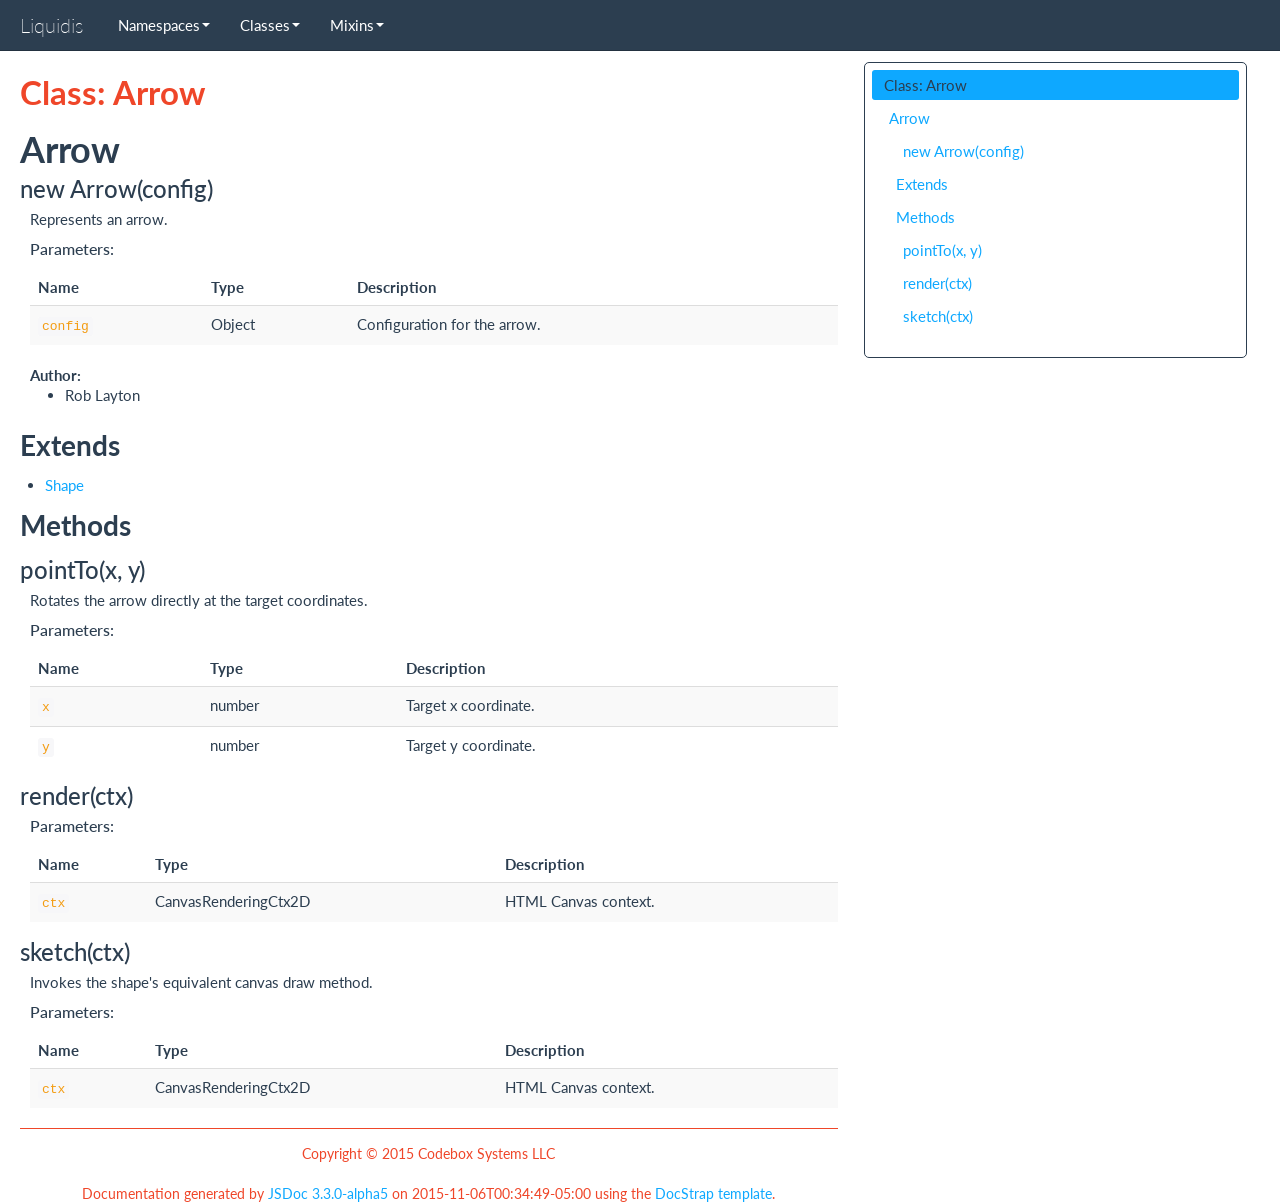
<file: docs/Arrow.html>
<!DOCTYPE html>

<html lang="en">
<head>
	<meta charset="utf-8">
	<title>Liquidis Class: Arrow</title>

	<!--[if lt IE 9]>
	<script src="//html5shiv.googlecode.com/svn/trunk/html5.js"></script>
	<![endif]-->
	<link type="text/css" rel="stylesheet" href="styles/sunlight.default.css">

	<link type="text/css" rel="stylesheet" href="styles/site.codeboxsystems.css">

</head>

<body>
<div class="container-fluid">
	<div class="navbar navbar-fixed-top ">
		<div class="navbar-inner">
			<a class="brand" href="index.html">Liquidis</a>
			<ul class="nav">
				
				<li class="dropdown">
					<a href="namespaces.list.html" class="dropdown-toggle" data-toggle="dropdown">Namespaces<b
						class="caret"></b></a>

					<ul class="dropdown-menu ">
						
						<li>
							<a href="PolygonFactory.html">PolygonFactory</a>
						</li>
						

					</ul>
				</li>
				
				<li class="dropdown">
					<a href="classes.list.html" class="dropdown-toggle" data-toggle="dropdown">Classes<b
						class="caret"></b></a>

					<ul class="dropdown-menu ">
						
						<li>
							<a href="Arrow.html">Arrow</a>
						</li>
						
						<li>
							<a href="Circle.html">Circle</a>
						</li>
						
						<li>
							<a href="Hexagon.html">Hexagon</a>
						</li>
						
						<li>
							<a href="Line.html">Line</a>
						</li>
						
						<li>
							<a href="Polygon.html">Polygon</a>
						</li>
						
						<li>
							<a href="Shape.html">Shape</a>
						</li>
						
						<li>
							<a href="Sprite.html">Sprite</a>
						</li>
						
						<li>
							<a href="Text.html">Text</a>
						</li>
						

					</ul>
				</li>
				
				<li class="dropdown">
					<a href="mixins.list.html" class="dropdown-toggle" data-toggle="dropdown">Mixins<b
						class="caret"></b></a>

					<ul class="dropdown-menu ">
						
						<li>
							<a href="DrawTools.html">DrawTools</a>
						</li>
						

					</ul>
				</li>
				
			</ul>
		</div>
	</div>

	<div class="row-fluid">

		
		<div class="span8">
			
				<div id="main">
					


	<h1 class="page-title">Class: Arrow</h1>
<section>

<header>
    <h2>
    Arrow
    </h2>
    
</header>

<article>
    <div class="container-overview">
    

    
        
<dt>
    <h4 class="name" id="Arrow"><span class="type-signature"></span>new Arrow<span class="signature">(config)</span><span class="type-signature"></span></h4>
    
    
</dt>
<dd>
    
    
    <div class="description">
        Represents an arrow.
    </div>
    

    
    
    
    
    
        <h5>Parameters:</h5>
        

<table class="params table table-striped">
    <thead>
	<tr>
		
		<th>Name</th>
		

		<th>Type</th>

		

		

		<th class="last">Description</th>
	</tr>
	</thead>

	<tbody>
	

        <tr>
            
                <td class="name"><code>config</code></td>
            

            <td class="type">
            
                
<span class="param-type">Object</span>


            
            </td>

            

            

            <td class="description last">Configuration for the arrow.</td>
        </tr>

	
	</tbody>
</table>

    
    
    
<dl class="details">
	

	

	

	

	

	
	<dt class="tag-author">Author:</dt>
	<dd class="tag-author">
		<ul>
			<li>Rob Layton</li>
			</ul>
	</dd>
	

	

	

	



	

	

	

	
</dl>

    
    

    

    
    
    
    
    
    
    
</dd>

    
    </div>

    
        <h3 class="subsection-title">Extends</h3>

        <ul>
            <li><a href="Shape.html">Shape</a></li>
        </ul>
    

    

    

    

    

    

    
        <h3 class="subsection-title">Methods</h3>

        <dl>
            
<dt>
    <h4 class="name" id="pointTo"><span class="type-signature"></span>pointTo<span class="signature">(x, y)</span><span class="type-signature"></span></h4>
    
    
</dt>
<dd>
    
    
    <div class="description">
        Rotates the arrow directly at the target coordinates.
    </div>
    

    
    
    
    
    
        <h5>Parameters:</h5>
        

<table class="params table table-striped">
    <thead>
	<tr>
		
		<th>Name</th>
		

		<th>Type</th>

		

		

		<th class="last">Description</th>
	</tr>
	</thead>

	<tbody>
	

        <tr>
            
                <td class="name"><code>x</code></td>
            

            <td class="type">
            
                
<span class="param-type">number</span>


            
            </td>

            

            

            <td class="description last">Target x coordinate.</td>
        </tr>

	

        <tr>
            
                <td class="name"><code>y</code></td>
            

            <td class="type">
            
                
<span class="param-type">number</span>


            
            </td>

            

            

            <td class="description last">Target y coordinate.</td>
        </tr>

	
	</tbody>
</table>

    
    
    
<dl class="details">
	

	

	

	

	

	

	

	

	



	

	

	

	
</dl>

    
    

    

    
    
    
    
    
    
    
</dd>

        
            
<dt>
    <h4 class="name" id="render"><span class="type-signature"></span>render<span class="signature">(ctx)</span><span class="type-signature"></span></h4>
    
    
</dt>
<dd>
    
    

    
    
    
    
    
        <h5>Parameters:</h5>
        

<table class="params table table-striped">
    <thead>
	<tr>
		
		<th>Name</th>
		

		<th>Type</th>

		

		

		<th class="last">Description</th>
	</tr>
	</thead>

	<tbody>
	

        <tr>
            
                <td class="name"><code>ctx</code></td>
            

            <td class="type">
            
                
<span class="param-type">CanvasRenderingCtx2D</span>


            
            </td>

            

            

            <td class="description last">HTML Canvas context.</td>
        </tr>

	
	</tbody>
</table>

    
    
    
<dl class="details">
	

	

	

	

	

	

	

	

	



	

	

	

	
</dl>

    
    

    

    
    
    
    
    
    
    
</dd>

        
            
<dt>
    <h4 class="name" id="sketch"><span class="type-signature"></span>sketch<span class="signature">(ctx)</span><span class="type-signature"></span></h4>
    
    
</dt>
<dd>
    
    
    <div class="description">
        Invokes the shape's equivalent canvas draw method.
    </div>
    

    
    
    
    
    
        <h5>Parameters:</h5>
        

<table class="params table table-striped">
    <thead>
	<tr>
		
		<th>Name</th>
		

		<th>Type</th>

		

		

		<th class="last">Description</th>
	</tr>
	</thead>

	<tbody>
	

        <tr>
            
                <td class="name"><code>ctx</code></td>
            

            <td class="type">
            
                
<span class="param-type">CanvasRenderingCtx2D</span>


            
            </td>

            

            

            <td class="description last">HTML Canvas context.</td>
        </tr>

	
	</tbody>
</table>

    
    
    
<dl class="details">
	

	

	

	

	

	

	

	

	



	

	

	

	
</dl>

    
    

    

    
    
    
    
    
    
    
</dd>

        </dl>
    

    

    
</article>

</section>




				</div>

				<div class="clearfix"></div>
				<footer>
					
					
		<span class="copyright">
		Copyright © 2015 Codebox Systems LLC
		</span>
					<br />
					
		<span class="jsdoc-message">
		Documentation generated by <a href="https://github.com/jsdoc3/jsdoc">JSDoc 3.3.0-alpha5</a>
		on 2015-11-06T00:34:49-05:00 using the <a
			href="https://github.com/terryweiss/docstrap">DocStrap template</a>.
		</span>
				</footer>
			</div>

			
			<div class="span3">
				<div id="toc"></div>
			</div>
			
			<br clear="both">
		</div>

	</div>
	<!--<script src="scripts/sunlight.js"></script>-->
	<script src="scripts/docstrap.lib.js"></script>
	<script src="scripts/bootstrap-dropdown.js"></script>
	<script src="scripts/toc.js"></script>

	<script>
		$( function () {
			$( "[id*='$']" ).each( function () {
				var $this = $( this );

				$this.attr( "id", $this.attr( "id" ).replace( "$", "__" ) );
			} );

			$( "#toc" ).toc( {
				anchorName  : function ( i, heading, prefix ) {
					return $( heading ).attr( "id" ) || ( prefix + i );
				},
				selectors   : "h1,h2,h3,h4",
				showAndHide : false,
				scrollTo    : "100px"
			} );

			$( "#toc>ul" ).addClass( "nav nav-pills nav-stacked" );
			$( "#main span[id^='toc']" ).addClass( "toc-shim" );
			$( '.dropdown-toggle' ).dropdown();
//			$( ".tutorial-section pre, .readme-section pre" ).addClass( "sunlight-highlight-javascript" ).addClass( "linenums" );

			$( ".tutorial-section pre, .readme-section pre" ).each( function () {
				var $this = $( this );

				var example = $this.find( "code" );
				exampleText = example.html();
				var lang = /{@lang (.*?)}/.exec( exampleText );
				if ( lang && lang[1] ) {
					exampleText = exampleText.replace( lang[0], "" );
					example.html( exampleText );
					lang = lang[1];
				} else {
					lang = "javascript";
				}

				if ( lang ) {

					$this
						.addClass( "sunlight-highlight-" + lang )
						.addClass( "linenums" )
						.html( example.html() );

				}
			} );

			Sunlight.highlightAll( {
				lineNumbers : true,
				showMenu : true,
				enableDoclinks : true
			} );
		} );
	 </script>



	<!--Navigation and Symbol Display-->
	


	<!--Google Analytics-->
	

</body>
</html>
</file>
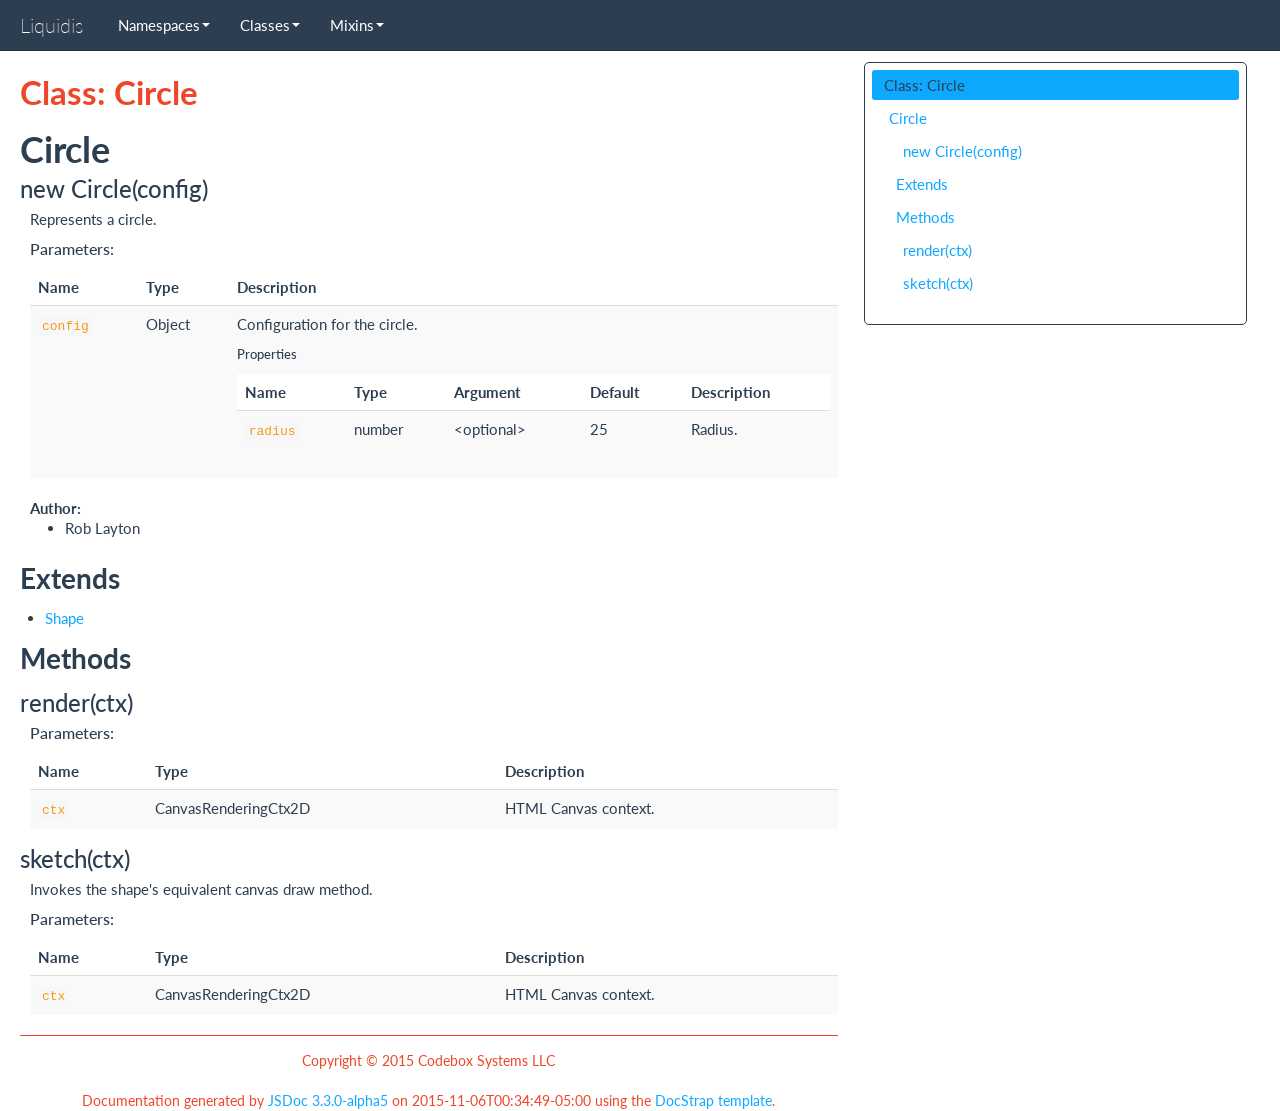
<file: docs/Circle.html>
<!DOCTYPE html>

<html lang="en">
<head>
	<meta charset="utf-8">
	<title>Liquidis Class: Circle</title>

	<!--[if lt IE 9]>
	<script src="//html5shiv.googlecode.com/svn/trunk/html5.js"></script>
	<![endif]-->
	<link type="text/css" rel="stylesheet" href="styles/sunlight.default.css">

	<link type="text/css" rel="stylesheet" href="styles/site.codeboxsystems.css">

</head>

<body>
<div class="container-fluid">
	<div class="navbar navbar-fixed-top ">
		<div class="navbar-inner">
			<a class="brand" href="index.html">Liquidis</a>
			<ul class="nav">
				
				<li class="dropdown">
					<a href="namespaces.list.html" class="dropdown-toggle" data-toggle="dropdown">Namespaces<b
						class="caret"></b></a>

					<ul class="dropdown-menu ">
						
						<li>
							<a href="PolygonFactory.html">PolygonFactory</a>
						</li>
						

					</ul>
				</li>
				
				<li class="dropdown">
					<a href="classes.list.html" class="dropdown-toggle" data-toggle="dropdown">Classes<b
						class="caret"></b></a>

					<ul class="dropdown-menu ">
						
						<li>
							<a href="Arrow.html">Arrow</a>
						</li>
						
						<li>
							<a href="Circle.html">Circle</a>
						</li>
						
						<li>
							<a href="Hexagon.html">Hexagon</a>
						</li>
						
						<li>
							<a href="Line.html">Line</a>
						</li>
						
						<li>
							<a href="Polygon.html">Polygon</a>
						</li>
						
						<li>
							<a href="Shape.html">Shape</a>
						</li>
						
						<li>
							<a href="Sprite.html">Sprite</a>
						</li>
						
						<li>
							<a href="Text.html">Text</a>
						</li>
						

					</ul>
				</li>
				
				<li class="dropdown">
					<a href="mixins.list.html" class="dropdown-toggle" data-toggle="dropdown">Mixins<b
						class="caret"></b></a>

					<ul class="dropdown-menu ">
						
						<li>
							<a href="DrawTools.html">DrawTools</a>
						</li>
						

					</ul>
				</li>
				
			</ul>
		</div>
	</div>

	<div class="row-fluid">

		
		<div class="span8">
			
				<div id="main">
					


	<h1 class="page-title">Class: Circle</h1>
<section>

<header>
    <h2>
    Circle
    </h2>
    
</header>

<article>
    <div class="container-overview">
    

    
        
<dt>
    <h4 class="name" id="Circle"><span class="type-signature"></span>new Circle<span class="signature">(config)</span><span class="type-signature"></span></h4>
    
    
</dt>
<dd>
    
    
    <div class="description">
        Represents a circle.
    </div>
    

    
    
    
    
    
        <h5>Parameters:</h5>
        

<table class="params table table-striped">
    <thead>
	<tr>
		
		<th>Name</th>
		

		<th>Type</th>

		

		

		<th class="last">Description</th>
	</tr>
	</thead>

	<tbody>
	

        <tr>
            
                <td class="name"><code>config</code></td>
            

            <td class="type">
            
                
<span class="param-type">Object</span>


            
            </td>

            

            

            <td class="description last">Configuration for the circle.
                <h6>Properties</h6>
                

<table class="params table table-striped">
    <thead>
	<tr>
		
		<th>Name</th>
		

		<th>Type</th>

		
		<th>Argument</th>
		

		
		<th>Default</th>
		

		<th class="last">Description</th>
	</tr>
	</thead>

	<tbody>
	

        <tr>
            
                <td class="name"><code>radius</code></td>
            

            <td class="type">
            
                
<span class="param-type">number</span>


            
            </td>

            
                <td class="attributes">
                
                    &lt;optional><br>
                

                

                
                </td>
            

            
                <td class="default">
                
                    25
                
                </td>
            

            <td class="description last">Radius.</td>
        </tr>

	
	</tbody>
</table>

            </td>
        </tr>

	
	</tbody>
</table>

    
    
    
<dl class="details">
	

	

	

	

	

	
	<dt class="tag-author">Author:</dt>
	<dd class="tag-author">
		<ul>
			<li>Rob Layton</li>
			</ul>
	</dd>
	

	

	

	



	

	

	

	
</dl>

    
    

    

    
    
    
    
    
    
    
</dd>

    
    </div>

    
        <h3 class="subsection-title">Extends</h3>

        <ul>
            <li><a href="Shape.html">Shape</a></li>
        </ul>
    

    

    

    

    

    

    
        <h3 class="subsection-title">Methods</h3>

        <dl>
            
<dt>
    <h4 class="name" id="render"><span class="type-signature"></span>render<span class="signature">(ctx)</span><span class="type-signature"></span></h4>
    
    
</dt>
<dd>
    
    

    
    
    
    
    
        <h5>Parameters:</h5>
        

<table class="params table table-striped">
    <thead>
	<tr>
		
		<th>Name</th>
		

		<th>Type</th>

		

		

		<th class="last">Description</th>
	</tr>
	</thead>

	<tbody>
	

        <tr>
            
                <td class="name"><code>ctx</code></td>
            

            <td class="type">
            
                
<span class="param-type">CanvasRenderingCtx2D</span>


            
            </td>

            

            

            <td class="description last">HTML Canvas context.</td>
        </tr>

	
	</tbody>
</table>

    
    
    
<dl class="details">
	

	

	

	

	

	

	

	

	



	

	

	

	
</dl>

    
    

    

    
    
    
    
    
    
    
</dd>

        
            
<dt>
    <h4 class="name" id="sketch"><span class="type-signature"></span>sketch<span class="signature">(ctx)</span><span class="type-signature"></span></h4>
    
    
</dt>
<dd>
    
    
    <div class="description">
        Invokes the shape's equivalent canvas draw method.
    </div>
    

    
    
    
    
    
        <h5>Parameters:</h5>
        

<table class="params table table-striped">
    <thead>
	<tr>
		
		<th>Name</th>
		

		<th>Type</th>

		

		

		<th class="last">Description</th>
	</tr>
	</thead>

	<tbody>
	

        <tr>
            
                <td class="name"><code>ctx</code></td>
            

            <td class="type">
            
                
<span class="param-type">CanvasRenderingCtx2D</span>


            
            </td>

            

            

            <td class="description last">HTML Canvas context.</td>
        </tr>

	
	</tbody>
</table>

    
    
    
<dl class="details">
	

	

	

	

	

	

	

	

	



	

	

	

	
</dl>

    
    

    

    
    
    
    
    
    
    
</dd>

        </dl>
    

    

    
</article>

</section>




				</div>

				<div class="clearfix"></div>
				<footer>
					
					
		<span class="copyright">
		Copyright © 2015 Codebox Systems LLC
		</span>
					<br />
					
		<span class="jsdoc-message">
		Documentation generated by <a href="https://github.com/jsdoc3/jsdoc">JSDoc 3.3.0-alpha5</a>
		on 2015-11-06T00:34:49-05:00 using the <a
			href="https://github.com/terryweiss/docstrap">DocStrap template</a>.
		</span>
				</footer>
			</div>

			
			<div class="span3">
				<div id="toc"></div>
			</div>
			
			<br clear="both">
		</div>

	</div>
	<!--<script src="scripts/sunlight.js"></script>-->
	<script src="scripts/docstrap.lib.js"></script>
	<script src="scripts/bootstrap-dropdown.js"></script>
	<script src="scripts/toc.js"></script>

	<script>
		$( function () {
			$( "[id*='$']" ).each( function () {
				var $this = $( this );

				$this.attr( "id", $this.attr( "id" ).replace( "$", "__" ) );
			} );

			$( "#toc" ).toc( {
				anchorName  : function ( i, heading, prefix ) {
					return $( heading ).attr( "id" ) || ( prefix + i );
				},
				selectors   : "h1,h2,h3,h4",
				showAndHide : false,
				scrollTo    : "100px"
			} );

			$( "#toc>ul" ).addClass( "nav nav-pills nav-stacked" );
			$( "#main span[id^='toc']" ).addClass( "toc-shim" );
			$( '.dropdown-toggle' ).dropdown();
//			$( ".tutorial-section pre, .readme-section pre" ).addClass( "sunlight-highlight-javascript" ).addClass( "linenums" );

			$( ".tutorial-section pre, .readme-section pre" ).each( function () {
				var $this = $( this );

				var example = $this.find( "code" );
				exampleText = example.html();
				var lang = /{@lang (.*?)}/.exec( exampleText );
				if ( lang && lang[1] ) {
					exampleText = exampleText.replace( lang[0], "" );
					example.html( exampleText );
					lang = lang[1];
				} else {
					lang = "javascript";
				}

				if ( lang ) {

					$this
						.addClass( "sunlight-highlight-" + lang )
						.addClass( "linenums" )
						.html( example.html() );

				}
			} );

			Sunlight.highlightAll( {
				lineNumbers : true,
				showMenu : true,
				enableDoclinks : true
			} );
		} );
	 </script>



	<!--Navigation and Symbol Display-->
	


	<!--Google Analytics-->
	

</body>
</html>
</file>
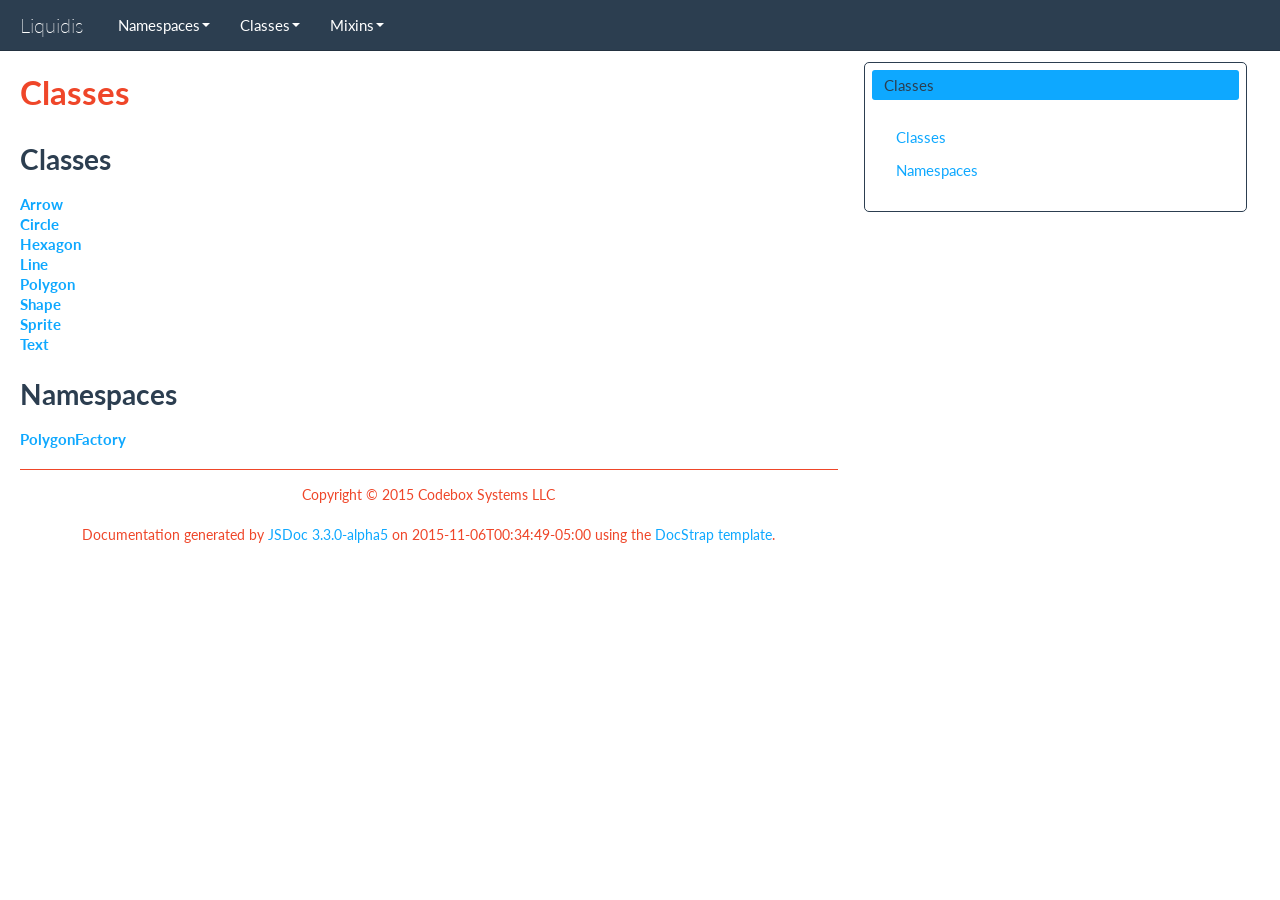
<file: docs/classes.list.html>
<!DOCTYPE html>

<html lang="en">
<head>
	<meta charset="utf-8">
	<title>Liquidis Classes</title>

	<!--[if lt IE 9]>
	<script src="//html5shiv.googlecode.com/svn/trunk/html5.js"></script>
	<![endif]-->
	<link type="text/css" rel="stylesheet" href="styles/sunlight.default.css">

	<link type="text/css" rel="stylesheet" href="styles/site.codeboxsystems.css">

</head>

<body>
<div class="container-fluid">
	<div class="navbar navbar-fixed-top ">
		<div class="navbar-inner">
			<a class="brand" href="index.html">Liquidis</a>
			<ul class="nav">
				
				<li class="dropdown">
					<a href="namespaces.list.html" class="dropdown-toggle" data-toggle="dropdown">Namespaces<b
						class="caret"></b></a>

					<ul class="dropdown-menu ">
						
						<li>
							<a href="PolygonFactory.html">PolygonFactory</a>
						</li>
						

					</ul>
				</li>
				
				<li class="dropdown">
					<a href="classes.list.html" class="dropdown-toggle" data-toggle="dropdown">Classes<b
						class="caret"></b></a>

					<ul class="dropdown-menu ">
						
						<li>
							<a href="Arrow.html">Arrow</a>
						</li>
						
						<li>
							<a href="Circle.html">Circle</a>
						</li>
						
						<li>
							<a href="Hexagon.html">Hexagon</a>
						</li>
						
						<li>
							<a href="Line.html">Line</a>
						</li>
						
						<li>
							<a href="Polygon.html">Polygon</a>
						</li>
						
						<li>
							<a href="Shape.html">Shape</a>
						</li>
						
						<li>
							<a href="Sprite.html">Sprite</a>
						</li>
						
						<li>
							<a href="Text.html">Text</a>
						</li>
						

					</ul>
				</li>
				
				<li class="dropdown">
					<a href="mixins.list.html" class="dropdown-toggle" data-toggle="dropdown">Mixins<b
						class="caret"></b></a>

					<ul class="dropdown-menu ">
						
						<li>
							<a href="DrawTools.html">DrawTools</a>
						</li>
						

					</ul>
				</li>
				
			</ul>
		</div>
	</div>

	<div class="row-fluid">

		
		<div class="span8">
			
				<div id="main">
					


	<h1 class="page-title">Classes</h1>
<section>

<header>
    <h2>
    
    </h2>
    
</header>

<article>
    <div class="container-overview">
    

    
        

        
<dl class="details">
	

	

	

	

	

	

	

	

	



	

	

	

	
</dl>


        
    
    </div>

    

    

    

    
        <h3 class="subsection-title">Classes</h3>

        <dl>
            <dt><a href="Arrow.html">Arrow</a></dt>
            <dd></dd>
        
            <dt><a href="Circle.html">Circle</a></dt>
            <dd></dd>
        
            <dt><a href="Hexagon.html">Hexagon</a></dt>
            <dd></dd>
        
            <dt><a href="Line.html">Line</a></dt>
            <dd></dd>
        
            <dt><a href="Polygon.html">Polygon</a></dt>
            <dd></dd>
        
            <dt><a href="Shape.html">Shape</a></dt>
            <dd></dd>
        
            <dt><a href="Sprite.html">Sprite</a></dt>
            <dd></dd>
        
            <dt><a href="Text.html">Text</a></dt>
            <dd></dd>
        </dl>
    

    
        <h3 class="subsection-title">Namespaces</h3>

        <dl>
            <dt><a href="namespaces.html#PolygonFactory"><a href="PolygonFactory.html">PolygonFactory</a></a></dt>
            <dd></dd>
        </dl>
    

    

    

    

    
</article>

</section>




				</div>

				<div class="clearfix"></div>
				<footer>
					
					
		<span class="copyright">
		Copyright © 2015 Codebox Systems LLC
		</span>
					<br />
					
		<span class="jsdoc-message">
		Documentation generated by <a href="https://github.com/jsdoc3/jsdoc">JSDoc 3.3.0-alpha5</a>
		on 2015-11-06T00:34:49-05:00 using the <a
			href="https://github.com/terryweiss/docstrap">DocStrap template</a>.
		</span>
				</footer>
			</div>

			
			<div class="span3">
				<div id="toc"></div>
			</div>
			
			<br clear="both">
		</div>

	</div>
	<!--<script src="scripts/sunlight.js"></script>-->
	<script src="scripts/docstrap.lib.js"></script>
	<script src="scripts/bootstrap-dropdown.js"></script>
	<script src="scripts/toc.js"></script>

	<script>
		$( function () {
			$( "[id*='$']" ).each( function () {
				var $this = $( this );

				$this.attr( "id", $this.attr( "id" ).replace( "$", "__" ) );
			} );

			$( "#toc" ).toc( {
				anchorName  : function ( i, heading, prefix ) {
					return $( heading ).attr( "id" ) || ( prefix + i );
				},
				selectors   : "h1,h2,h3,h4",
				showAndHide : false,
				scrollTo    : "100px"
			} );

			$( "#toc>ul" ).addClass( "nav nav-pills nav-stacked" );
			$( "#main span[id^='toc']" ).addClass( "toc-shim" );
			$( '.dropdown-toggle' ).dropdown();
//			$( ".tutorial-section pre, .readme-section pre" ).addClass( "sunlight-highlight-javascript" ).addClass( "linenums" );

			$( ".tutorial-section pre, .readme-section pre" ).each( function () {
				var $this = $( this );

				var example = $this.find( "code" );
				exampleText = example.html();
				var lang = /{@lang (.*?)}/.exec( exampleText );
				if ( lang && lang[1] ) {
					exampleText = exampleText.replace( lang[0], "" );
					example.html( exampleText );
					lang = lang[1];
				} else {
					lang = "javascript";
				}

				if ( lang ) {

					$this
						.addClass( "sunlight-highlight-" + lang )
						.addClass( "linenums" )
						.html( example.html() );

				}
			} );

			Sunlight.highlightAll( {
				lineNumbers : true,
				showMenu : true,
				enableDoclinks : true
			} );
		} );
	 </script>



	<!--Navigation and Symbol Display-->
	


	<!--Google Analytics-->
	

</body>
</html>
</file>
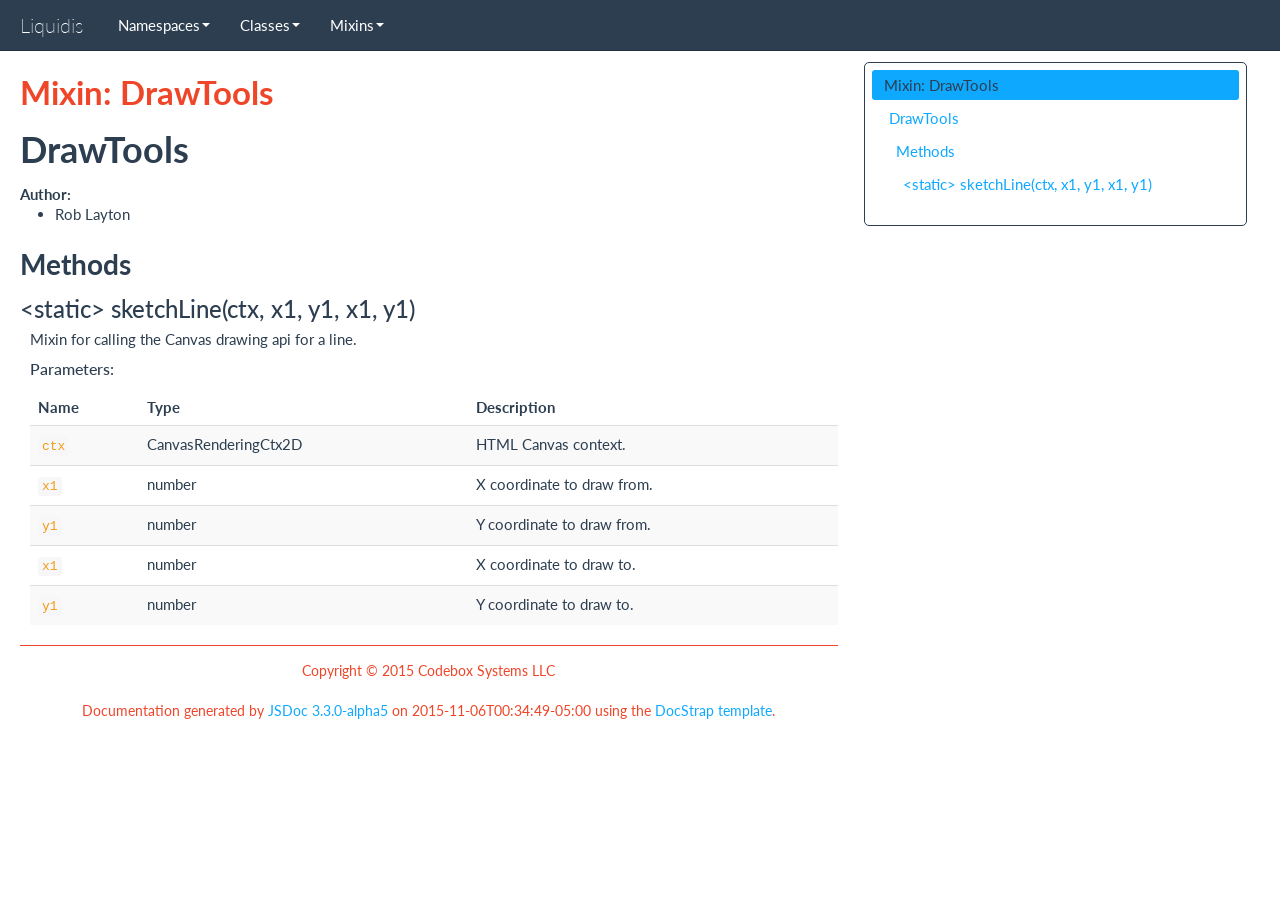
<file: docs/DrawTools.html>
<!DOCTYPE html>

<html lang="en">
<head>
	<meta charset="utf-8">
	<title>Liquidis Mixin: DrawTools</title>

	<!--[if lt IE 9]>
	<script src="//html5shiv.googlecode.com/svn/trunk/html5.js"></script>
	<![endif]-->
	<link type="text/css" rel="stylesheet" href="styles/sunlight.default.css">

	<link type="text/css" rel="stylesheet" href="styles/site.codeboxsystems.css">

</head>

<body>
<div class="container-fluid">
	<div class="navbar navbar-fixed-top ">
		<div class="navbar-inner">
			<a class="brand" href="index.html">Liquidis</a>
			<ul class="nav">
				
				<li class="dropdown">
					<a href="namespaces.list.html" class="dropdown-toggle" data-toggle="dropdown">Namespaces<b
						class="caret"></b></a>

					<ul class="dropdown-menu ">
						
						<li>
							<a href="PolygonFactory.html">PolygonFactory</a>
						</li>
						

					</ul>
				</li>
				
				<li class="dropdown">
					<a href="classes.list.html" class="dropdown-toggle" data-toggle="dropdown">Classes<b
						class="caret"></b></a>

					<ul class="dropdown-menu ">
						
						<li>
							<a href="Arrow.html">Arrow</a>
						</li>
						
						<li>
							<a href="Circle.html">Circle</a>
						</li>
						
						<li>
							<a href="Hexagon.html">Hexagon</a>
						</li>
						
						<li>
							<a href="Line.html">Line</a>
						</li>
						
						<li>
							<a href="Polygon.html">Polygon</a>
						</li>
						
						<li>
							<a href="Shape.html">Shape</a>
						</li>
						
						<li>
							<a href="Sprite.html">Sprite</a>
						</li>
						
						<li>
							<a href="Text.html">Text</a>
						</li>
						

					</ul>
				</li>
				
				<li class="dropdown">
					<a href="mixins.list.html" class="dropdown-toggle" data-toggle="dropdown">Mixins<b
						class="caret"></b></a>

					<ul class="dropdown-menu ">
						
						<li>
							<a href="DrawTools.html">DrawTools</a>
						</li>
						

					</ul>
				</li>
				
			</ul>
		</div>
	</div>

	<div class="row-fluid">

		
		<div class="span8">
			
				<div id="main">
					


	<h1 class="page-title">Mixin: DrawTools</h1>
<section>

<header>
    <h2>
    DrawTools
    </h2>
    
</header>

<article>
    <div class="container-overview">
    

    
        

        
<dl class="details">
	

	

	

	

	

	
	<dt class="tag-author">Author:</dt>
	<dd class="tag-author">
		<ul>
			<li>Rob Layton</li>
			</ul>
	</dd>
	

	

	

	



	

	

	

	
</dl>


        
    
    </div>

    

    

    

    

    

    

    
        <h3 class="subsection-title">Methods</h3>

        <dl>
            
<dt>
    <h4 class="name" id="sketchLine"><span class="type-signature">&lt;static> </span>sketchLine<span class="signature">(ctx, x1, y1, x1, y1)</span><span class="type-signature"></span></h4>
    
    
</dt>
<dd>
    
    
    <div class="description">
        Mixin for calling the Canvas drawing api for a line.
    </div>
    

    
    
    
    
    
        <h5>Parameters:</h5>
        

<table class="params table table-striped">
    <thead>
	<tr>
		
		<th>Name</th>
		

		<th>Type</th>

		

		

		<th class="last">Description</th>
	</tr>
	</thead>

	<tbody>
	

        <tr>
            
                <td class="name"><code>ctx</code></td>
            

            <td class="type">
            
                
<span class="param-type">CanvasRenderingCtx2D</span>


            
            </td>

            

            

            <td class="description last">HTML Canvas context.</td>
        </tr>

	

        <tr>
            
                <td class="name"><code>x1</code></td>
            

            <td class="type">
            
                
<span class="param-type">number</span>


            
            </td>

            

            

            <td class="description last">X coordinate to draw from.</td>
        </tr>

	

        <tr>
            
                <td class="name"><code>y1</code></td>
            

            <td class="type">
            
                
<span class="param-type">number</span>


            
            </td>

            

            

            <td class="description last">Y coordinate to draw from.</td>
        </tr>

	

        <tr>
            
                <td class="name"><code>x1</code></td>
            

            <td class="type">
            
                
<span class="param-type">number</span>


            
            </td>

            

            

            <td class="description last">X coordinate to draw to.</td>
        </tr>

	

        <tr>
            
                <td class="name"><code>y1</code></td>
            

            <td class="type">
            
                
<span class="param-type">number</span>


            
            </td>

            

            

            <td class="description last">Y coordinate to draw to.</td>
        </tr>

	
	</tbody>
</table>

    
    
    
<dl class="details">
	

	

	

	

	

	

	

	

	



	

	

	

	
</dl>

    
    

    

    
    
    
    
    
    
    
</dd>

        </dl>
    

    

    
</article>

</section>




				</div>

				<div class="clearfix"></div>
				<footer>
					
					
		<span class="copyright">
		Copyright © 2015 Codebox Systems LLC
		</span>
					<br />
					
		<span class="jsdoc-message">
		Documentation generated by <a href="https://github.com/jsdoc3/jsdoc">JSDoc 3.3.0-alpha5</a>
		on 2015-11-06T00:34:49-05:00 using the <a
			href="https://github.com/terryweiss/docstrap">DocStrap template</a>.
		</span>
				</footer>
			</div>

			
			<div class="span3">
				<div id="toc"></div>
			</div>
			
			<br clear="both">
		</div>

	</div>
	<!--<script src="scripts/sunlight.js"></script>-->
	<script src="scripts/docstrap.lib.js"></script>
	<script src="scripts/bootstrap-dropdown.js"></script>
	<script src="scripts/toc.js"></script>

	<script>
		$( function () {
			$( "[id*='$']" ).each( function () {
				var $this = $( this );

				$this.attr( "id", $this.attr( "id" ).replace( "$", "__" ) );
			} );

			$( "#toc" ).toc( {
				anchorName  : function ( i, heading, prefix ) {
					return $( heading ).attr( "id" ) || ( prefix + i );
				},
				selectors   : "h1,h2,h3,h4",
				showAndHide : false,
				scrollTo    : "100px"
			} );

			$( "#toc>ul" ).addClass( "nav nav-pills nav-stacked" );
			$( "#main span[id^='toc']" ).addClass( "toc-shim" );
			$( '.dropdown-toggle' ).dropdown();
//			$( ".tutorial-section pre, .readme-section pre" ).addClass( "sunlight-highlight-javascript" ).addClass( "linenums" );

			$( ".tutorial-section pre, .readme-section pre" ).each( function () {
				var $this = $( this );

				var example = $this.find( "code" );
				exampleText = example.html();
				var lang = /{@lang (.*?)}/.exec( exampleText );
				if ( lang && lang[1] ) {
					exampleText = exampleText.replace( lang[0], "" );
					example.html( exampleText );
					lang = lang[1];
				} else {
					lang = "javascript";
				}

				if ( lang ) {

					$this
						.addClass( "sunlight-highlight-" + lang )
						.addClass( "linenums" )
						.html( example.html() );

				}
			} );

			Sunlight.highlightAll( {
				lineNumbers : true,
				showMenu : true,
				enableDoclinks : true
			} );
		} );
	 </script>



	<!--Navigation and Symbol Display-->
	


	<!--Google Analytics-->
	

</body>
</html>
</file>
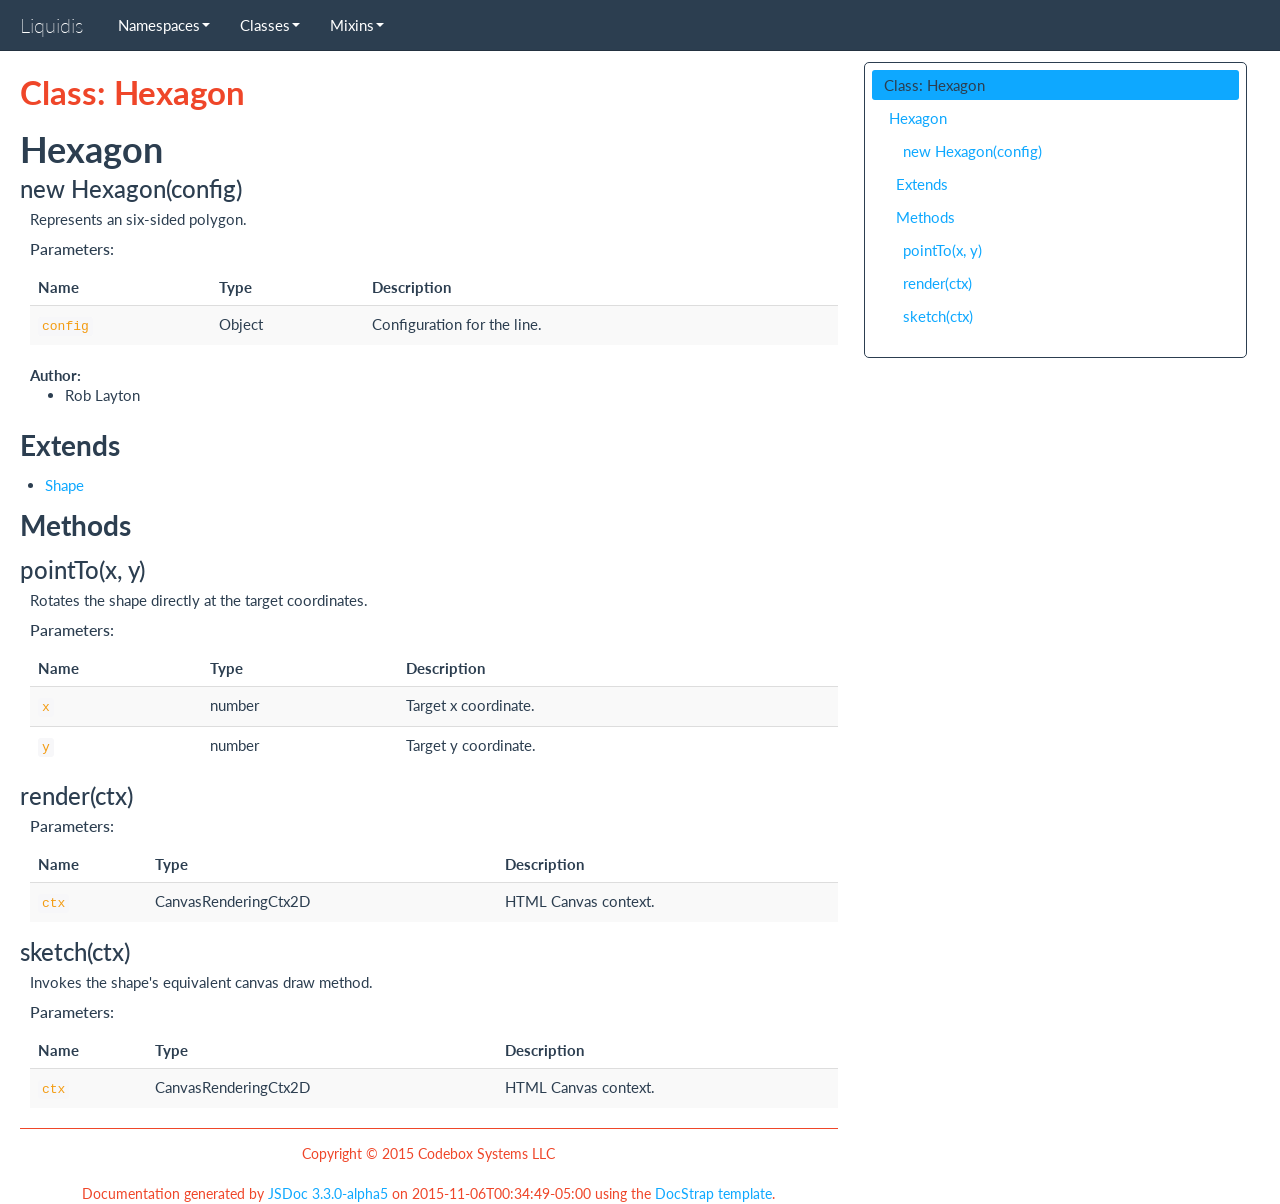
<file: docs/Hexagon.html>
<!DOCTYPE html>

<html lang="en">
<head>
	<meta charset="utf-8">
	<title>Liquidis Class: Hexagon</title>

	<!--[if lt IE 9]>
	<script src="//html5shiv.googlecode.com/svn/trunk/html5.js"></script>
	<![endif]-->
	<link type="text/css" rel="stylesheet" href="styles/sunlight.default.css">

	<link type="text/css" rel="stylesheet" href="styles/site.codeboxsystems.css">

</head>

<body>
<div class="container-fluid">
	<div class="navbar navbar-fixed-top ">
		<div class="navbar-inner">
			<a class="brand" href="index.html">Liquidis</a>
			<ul class="nav">
				
				<li class="dropdown">
					<a href="namespaces.list.html" class="dropdown-toggle" data-toggle="dropdown">Namespaces<b
						class="caret"></b></a>

					<ul class="dropdown-menu ">
						
						<li>
							<a href="PolygonFactory.html">PolygonFactory</a>
						</li>
						

					</ul>
				</li>
				
				<li class="dropdown">
					<a href="classes.list.html" class="dropdown-toggle" data-toggle="dropdown">Classes<b
						class="caret"></b></a>

					<ul class="dropdown-menu ">
						
						<li>
							<a href="Arrow.html">Arrow</a>
						</li>
						
						<li>
							<a href="Circle.html">Circle</a>
						</li>
						
						<li>
							<a href="Hexagon.html">Hexagon</a>
						</li>
						
						<li>
							<a href="Line.html">Line</a>
						</li>
						
						<li>
							<a href="Polygon.html">Polygon</a>
						</li>
						
						<li>
							<a href="Shape.html">Shape</a>
						</li>
						
						<li>
							<a href="Sprite.html">Sprite</a>
						</li>
						
						<li>
							<a href="Text.html">Text</a>
						</li>
						

					</ul>
				</li>
				
				<li class="dropdown">
					<a href="mixins.list.html" class="dropdown-toggle" data-toggle="dropdown">Mixins<b
						class="caret"></b></a>

					<ul class="dropdown-menu ">
						
						<li>
							<a href="DrawTools.html">DrawTools</a>
						</li>
						

					</ul>
				</li>
				
			</ul>
		</div>
	</div>

	<div class="row-fluid">

		
		<div class="span8">
			
				<div id="main">
					


	<h1 class="page-title">Class: Hexagon</h1>
<section>

<header>
    <h2>
    Hexagon
    </h2>
    
</header>

<article>
    <div class="container-overview">
    

    
        
<dt>
    <h4 class="name" id="Hexagon"><span class="type-signature"></span>new Hexagon<span class="signature">(config)</span><span class="type-signature"></span></h4>
    
    
</dt>
<dd>
    
    
    <div class="description">
        Represents an six-sided polygon.
    </div>
    

    
    
    
    
    
        <h5>Parameters:</h5>
        

<table class="params table table-striped">
    <thead>
	<tr>
		
		<th>Name</th>
		

		<th>Type</th>

		

		

		<th class="last">Description</th>
	</tr>
	</thead>

	<tbody>
	

        <tr>
            
                <td class="name"><code>config</code></td>
            

            <td class="type">
            
                
<span class="param-type">Object</span>


            
            </td>

            

            

            <td class="description last">Configuration for the line.</td>
        </tr>

	
	</tbody>
</table>

    
    
    
<dl class="details">
	

	

	

	

	

	
	<dt class="tag-author">Author:</dt>
	<dd class="tag-author">
		<ul>
			<li>Rob Layton</li>
			</ul>
	</dd>
	

	

	

	



	

	

	

	
</dl>

    
    

    

    
    
    
    
    
    
    
</dd>

    
    </div>

    
        <h3 class="subsection-title">Extends</h3>

        <ul>
            <li><a href="Shape.html">Shape</a></li>
        </ul>
    

    

    

    

    

    

    
        <h3 class="subsection-title">Methods</h3>

        <dl>
            
<dt>
    <h4 class="name" id="pointTo"><span class="type-signature"></span>pointTo<span class="signature">(x, y)</span><span class="type-signature"></span></h4>
    
    
</dt>
<dd>
    
    
    <div class="description">
        Rotates the shape directly at the target coordinates.
    </div>
    

    
    
    
    
    
        <h5>Parameters:</h5>
        

<table class="params table table-striped">
    <thead>
	<tr>
		
		<th>Name</th>
		

		<th>Type</th>

		

		

		<th class="last">Description</th>
	</tr>
	</thead>

	<tbody>
	

        <tr>
            
                <td class="name"><code>x</code></td>
            

            <td class="type">
            
                
<span class="param-type">number</span>


            
            </td>

            

            

            <td class="description last">Target x coordinate.</td>
        </tr>

	

        <tr>
            
                <td class="name"><code>y</code></td>
            

            <td class="type">
            
                
<span class="param-type">number</span>


            
            </td>

            

            

            <td class="description last">Target y coordinate.</td>
        </tr>

	
	</tbody>
</table>

    
    
    
<dl class="details">
	

	

	

	

	

	

	

	

	



	

	

	

	
</dl>

    
    

    

    
    
    
    
    
    
    
</dd>

        
            
<dt>
    <h4 class="name" id="render"><span class="type-signature"></span>render<span class="signature">(ctx)</span><span class="type-signature"></span></h4>
    
    
</dt>
<dd>
    
    

    
    
    
    
    
        <h5>Parameters:</h5>
        

<table class="params table table-striped">
    <thead>
	<tr>
		
		<th>Name</th>
		

		<th>Type</th>

		

		

		<th class="last">Description</th>
	</tr>
	</thead>

	<tbody>
	

        <tr>
            
                <td class="name"><code>ctx</code></td>
            

            <td class="type">
            
                
<span class="param-type">CanvasRenderingCtx2D</span>


            
            </td>

            

            

            <td class="description last">HTML Canvas context.</td>
        </tr>

	
	</tbody>
</table>

    
    
    
<dl class="details">
	

	

	

	

	

	

	

	

	



	

	

	

	
</dl>

    
    

    

    
    
    
    
    
    
    
</dd>

        
            
<dt>
    <h4 class="name" id="sketch"><span class="type-signature"></span>sketch<span class="signature">(ctx)</span><span class="type-signature"></span></h4>
    
    
</dt>
<dd>
    
    
    <div class="description">
        Invokes the shape's equivalent canvas draw method.
    </div>
    

    
    
    
    
    
        <h5>Parameters:</h5>
        

<table class="params table table-striped">
    <thead>
	<tr>
		
		<th>Name</th>
		

		<th>Type</th>

		

		

		<th class="last">Description</th>
	</tr>
	</thead>

	<tbody>
	

        <tr>
            
                <td class="name"><code>ctx</code></td>
            

            <td class="type">
            
                
<span class="param-type">CanvasRenderingCtx2D</span>


            
            </td>

            

            

            <td class="description last">HTML Canvas context.</td>
        </tr>

	
	</tbody>
</table>

    
    
    
<dl class="details">
	

	

	

	

	

	

	

	

	



	

	

	

	
</dl>

    
    

    

    
    
    
    
    
    
    
</dd>

        </dl>
    

    

    
</article>

</section>




				</div>

				<div class="clearfix"></div>
				<footer>
					
					
		<span class="copyright">
		Copyright © 2015 Codebox Systems LLC
		</span>
					<br />
					
		<span class="jsdoc-message">
		Documentation generated by <a href="https://github.com/jsdoc3/jsdoc">JSDoc 3.3.0-alpha5</a>
		on 2015-11-06T00:34:49-05:00 using the <a
			href="https://github.com/terryweiss/docstrap">DocStrap template</a>.
		</span>
				</footer>
			</div>

			
			<div class="span3">
				<div id="toc"></div>
			</div>
			
			<br clear="both">
		</div>

	</div>
	<!--<script src="scripts/sunlight.js"></script>-->
	<script src="scripts/docstrap.lib.js"></script>
	<script src="scripts/bootstrap-dropdown.js"></script>
	<script src="scripts/toc.js"></script>

	<script>
		$( function () {
			$( "[id*='$']" ).each( function () {
				var $this = $( this );

				$this.attr( "id", $this.attr( "id" ).replace( "$", "__" ) );
			} );

			$( "#toc" ).toc( {
				anchorName  : function ( i, heading, prefix ) {
					return $( heading ).attr( "id" ) || ( prefix + i );
				},
				selectors   : "h1,h2,h3,h4",
				showAndHide : false,
				scrollTo    : "100px"
			} );

			$( "#toc>ul" ).addClass( "nav nav-pills nav-stacked" );
			$( "#main span[id^='toc']" ).addClass( "toc-shim" );
			$( '.dropdown-toggle' ).dropdown();
//			$( ".tutorial-section pre, .readme-section pre" ).addClass( "sunlight-highlight-javascript" ).addClass( "linenums" );

			$( ".tutorial-section pre, .readme-section pre" ).each( function () {
				var $this = $( this );

				var example = $this.find( "code" );
				exampleText = example.html();
				var lang = /{@lang (.*?)}/.exec( exampleText );
				if ( lang && lang[1] ) {
					exampleText = exampleText.replace( lang[0], "" );
					example.html( exampleText );
					lang = lang[1];
				} else {
					lang = "javascript";
				}

				if ( lang ) {

					$this
						.addClass( "sunlight-highlight-" + lang )
						.addClass( "linenums" )
						.html( example.html() );

				}
			} );

			Sunlight.highlightAll( {
				lineNumbers : true,
				showMenu : true,
				enableDoclinks : true
			} );
		} );
	 </script>



	<!--Navigation and Symbol Display-->
	


	<!--Google Analytics-->
	

</body>
</html>
</file>
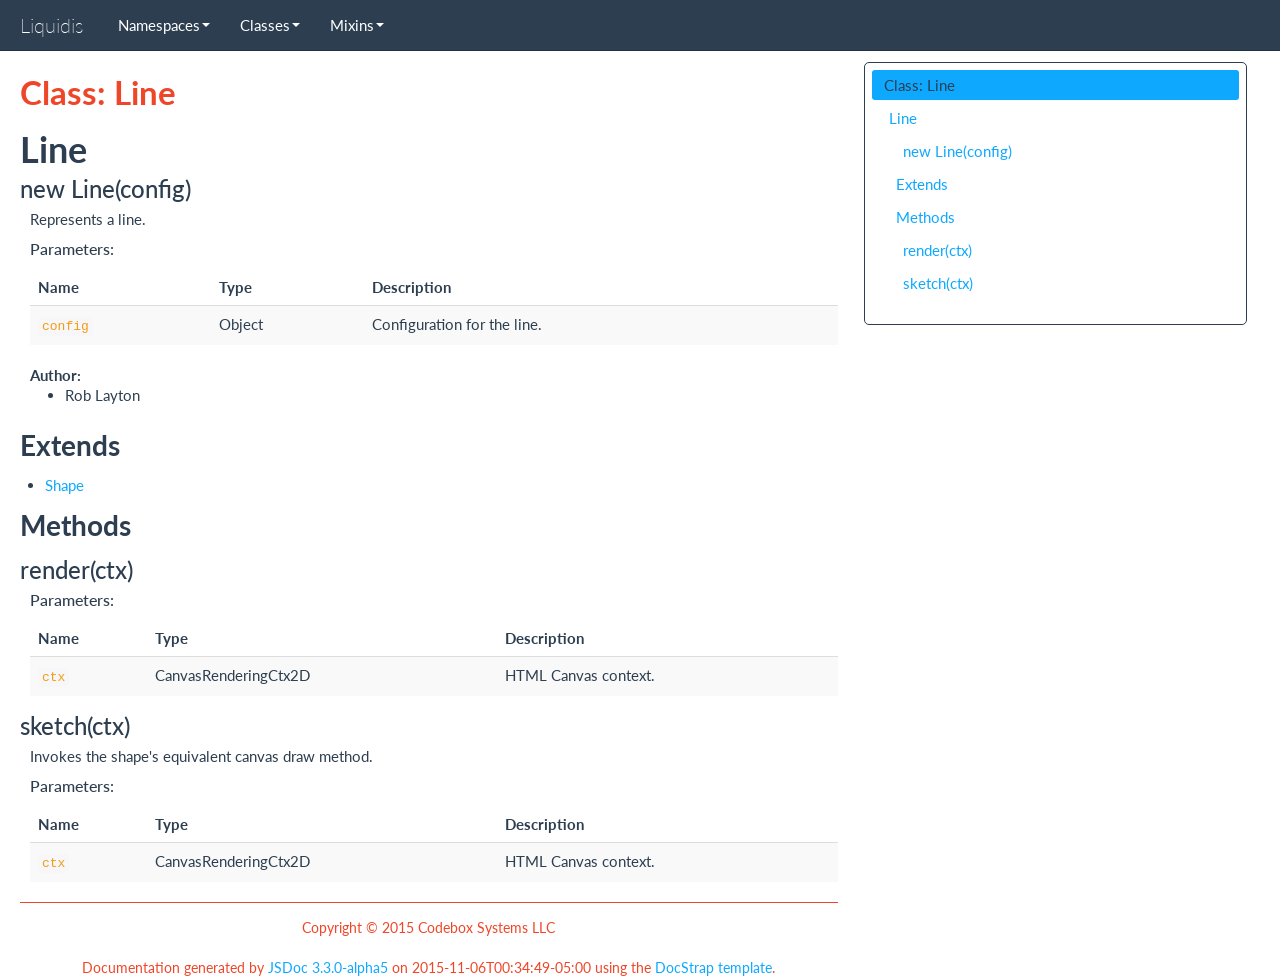
<file: docs/Line.html>
<!DOCTYPE html>

<html lang="en">
<head>
	<meta charset="utf-8">
	<title>Liquidis Class: Line</title>

	<!--[if lt IE 9]>
	<script src="//html5shiv.googlecode.com/svn/trunk/html5.js"></script>
	<![endif]-->
	<link type="text/css" rel="stylesheet" href="styles/sunlight.default.css">

	<link type="text/css" rel="stylesheet" href="styles/site.codeboxsystems.css">

</head>

<body>
<div class="container-fluid">
	<div class="navbar navbar-fixed-top ">
		<div class="navbar-inner">
			<a class="brand" href="index.html">Liquidis</a>
			<ul class="nav">
				
				<li class="dropdown">
					<a href="namespaces.list.html" class="dropdown-toggle" data-toggle="dropdown">Namespaces<b
						class="caret"></b></a>

					<ul class="dropdown-menu ">
						
						<li>
							<a href="PolygonFactory.html">PolygonFactory</a>
						</li>
						

					</ul>
				</li>
				
				<li class="dropdown">
					<a href="classes.list.html" class="dropdown-toggle" data-toggle="dropdown">Classes<b
						class="caret"></b></a>

					<ul class="dropdown-menu ">
						
						<li>
							<a href="Arrow.html">Arrow</a>
						</li>
						
						<li>
							<a href="Circle.html">Circle</a>
						</li>
						
						<li>
							<a href="Hexagon.html">Hexagon</a>
						</li>
						
						<li>
							<a href="Line.html">Line</a>
						</li>
						
						<li>
							<a href="Polygon.html">Polygon</a>
						</li>
						
						<li>
							<a href="Shape.html">Shape</a>
						</li>
						
						<li>
							<a href="Sprite.html">Sprite</a>
						</li>
						
						<li>
							<a href="Text.html">Text</a>
						</li>
						

					</ul>
				</li>
				
				<li class="dropdown">
					<a href="mixins.list.html" class="dropdown-toggle" data-toggle="dropdown">Mixins<b
						class="caret"></b></a>

					<ul class="dropdown-menu ">
						
						<li>
							<a href="DrawTools.html">DrawTools</a>
						</li>
						

					</ul>
				</li>
				
			</ul>
		</div>
	</div>

	<div class="row-fluid">

		
		<div class="span8">
			
				<div id="main">
					


	<h1 class="page-title">Class: Line</h1>
<section>

<header>
    <h2>
    Line
    </h2>
    
</header>

<article>
    <div class="container-overview">
    

    
        
<dt>
    <h4 class="name" id="Line"><span class="type-signature"></span>new Line<span class="signature">(config)</span><span class="type-signature"></span></h4>
    
    
</dt>
<dd>
    
    
    <div class="description">
        Represents a line.
    </div>
    

    
    
    
    
    
        <h5>Parameters:</h5>
        

<table class="params table table-striped">
    <thead>
	<tr>
		
		<th>Name</th>
		

		<th>Type</th>

		

		

		<th class="last">Description</th>
	</tr>
	</thead>

	<tbody>
	

        <tr>
            
                <td class="name"><code>config</code></td>
            

            <td class="type">
            
                
<span class="param-type">Object</span>


            
            </td>

            

            

            <td class="description last">Configuration for the line.</td>
        </tr>

	
	</tbody>
</table>

    
    
    
<dl class="details">
	

	

	

	

	

	
	<dt class="tag-author">Author:</dt>
	<dd class="tag-author">
		<ul>
			<li>Rob Layton</li>
			</ul>
	</dd>
	

	

	

	



	

	

	

	
</dl>

    
    

    

    
    
    
    
    
    
    
</dd>

    
    </div>

    
        <h3 class="subsection-title">Extends</h3>

        <ul>
            <li><a href="Shape.html">Shape</a></li>
        </ul>
    

    

    

    

    

    

    
        <h3 class="subsection-title">Methods</h3>

        <dl>
            
<dt>
    <h4 class="name" id="render"><span class="type-signature"></span>render<span class="signature">(ctx)</span><span class="type-signature"></span></h4>
    
    
</dt>
<dd>
    
    

    
    
    
    
    
        <h5>Parameters:</h5>
        

<table class="params table table-striped">
    <thead>
	<tr>
		
		<th>Name</th>
		

		<th>Type</th>

		

		

		<th class="last">Description</th>
	</tr>
	</thead>

	<tbody>
	

        <tr>
            
                <td class="name"><code>ctx</code></td>
            

            <td class="type">
            
                
<span class="param-type">CanvasRenderingCtx2D</span>


            
            </td>

            

            

            <td class="description last">HTML Canvas context.</td>
        </tr>

	
	</tbody>
</table>

    
    
    
<dl class="details">
	

	

	

	

	

	

	

	

	



	

	

	

	
</dl>

    
    

    

    
    
    
    
    
    
    
</dd>

        
            
<dt>
    <h4 class="name" id="sketch"><span class="type-signature"></span>sketch<span class="signature">(ctx)</span><span class="type-signature"></span></h4>
    
    
</dt>
<dd>
    
    
    <div class="description">
        Invokes the shape's equivalent canvas draw method.
    </div>
    

    
    
    
    
    
        <h5>Parameters:</h5>
        

<table class="params table table-striped">
    <thead>
	<tr>
		
		<th>Name</th>
		

		<th>Type</th>

		

		

		<th class="last">Description</th>
	</tr>
	</thead>

	<tbody>
	

        <tr>
            
                <td class="name"><code>ctx</code></td>
            

            <td class="type">
            
                
<span class="param-type">CanvasRenderingCtx2D</span>


            
            </td>

            

            

            <td class="description last">HTML Canvas context.</td>
        </tr>

	
	</tbody>
</table>

    
    
    
<dl class="details">
	

	

	

	

	

	

	

	

	



	

	

	

	
</dl>

    
    

    

    
    
    
    
    
    
    
</dd>

        </dl>
    

    

    
</article>

</section>




				</div>

				<div class="clearfix"></div>
				<footer>
					
					
		<span class="copyright">
		Copyright © 2015 Codebox Systems LLC
		</span>
					<br />
					
		<span class="jsdoc-message">
		Documentation generated by <a href="https://github.com/jsdoc3/jsdoc">JSDoc 3.3.0-alpha5</a>
		on 2015-11-06T00:34:49-05:00 using the <a
			href="https://github.com/terryweiss/docstrap">DocStrap template</a>.
		</span>
				</footer>
			</div>

			
			<div class="span3">
				<div id="toc"></div>
			</div>
			
			<br clear="both">
		</div>

	</div>
	<!--<script src="scripts/sunlight.js"></script>-->
	<script src="scripts/docstrap.lib.js"></script>
	<script src="scripts/bootstrap-dropdown.js"></script>
	<script src="scripts/toc.js"></script>

	<script>
		$( function () {
			$( "[id*='$']" ).each( function () {
				var $this = $( this );

				$this.attr( "id", $this.attr( "id" ).replace( "$", "__" ) );
			} );

			$( "#toc" ).toc( {
				anchorName  : function ( i, heading, prefix ) {
					return $( heading ).attr( "id" ) || ( prefix + i );
				},
				selectors   : "h1,h2,h3,h4",
				showAndHide : false,
				scrollTo    : "100px"
			} );

			$( "#toc>ul" ).addClass( "nav nav-pills nav-stacked" );
			$( "#main span[id^='toc']" ).addClass( "toc-shim" );
			$( '.dropdown-toggle' ).dropdown();
//			$( ".tutorial-section pre, .readme-section pre" ).addClass( "sunlight-highlight-javascript" ).addClass( "linenums" );

			$( ".tutorial-section pre, .readme-section pre" ).each( function () {
				var $this = $( this );

				var example = $this.find( "code" );
				exampleText = example.html();
				var lang = /{@lang (.*?)}/.exec( exampleText );
				if ( lang && lang[1] ) {
					exampleText = exampleText.replace( lang[0], "" );
					example.html( exampleText );
					lang = lang[1];
				} else {
					lang = "javascript";
				}

				if ( lang ) {

					$this
						.addClass( "sunlight-highlight-" + lang )
						.addClass( "linenums" )
						.html( example.html() );

				}
			} );

			Sunlight.highlightAll( {
				lineNumbers : true,
				showMenu : true,
				enableDoclinks : true
			} );
		} );
	 </script>



	<!--Navigation and Symbol Display-->
	


	<!--Google Analytics-->
	

</body>
</html>
</file>
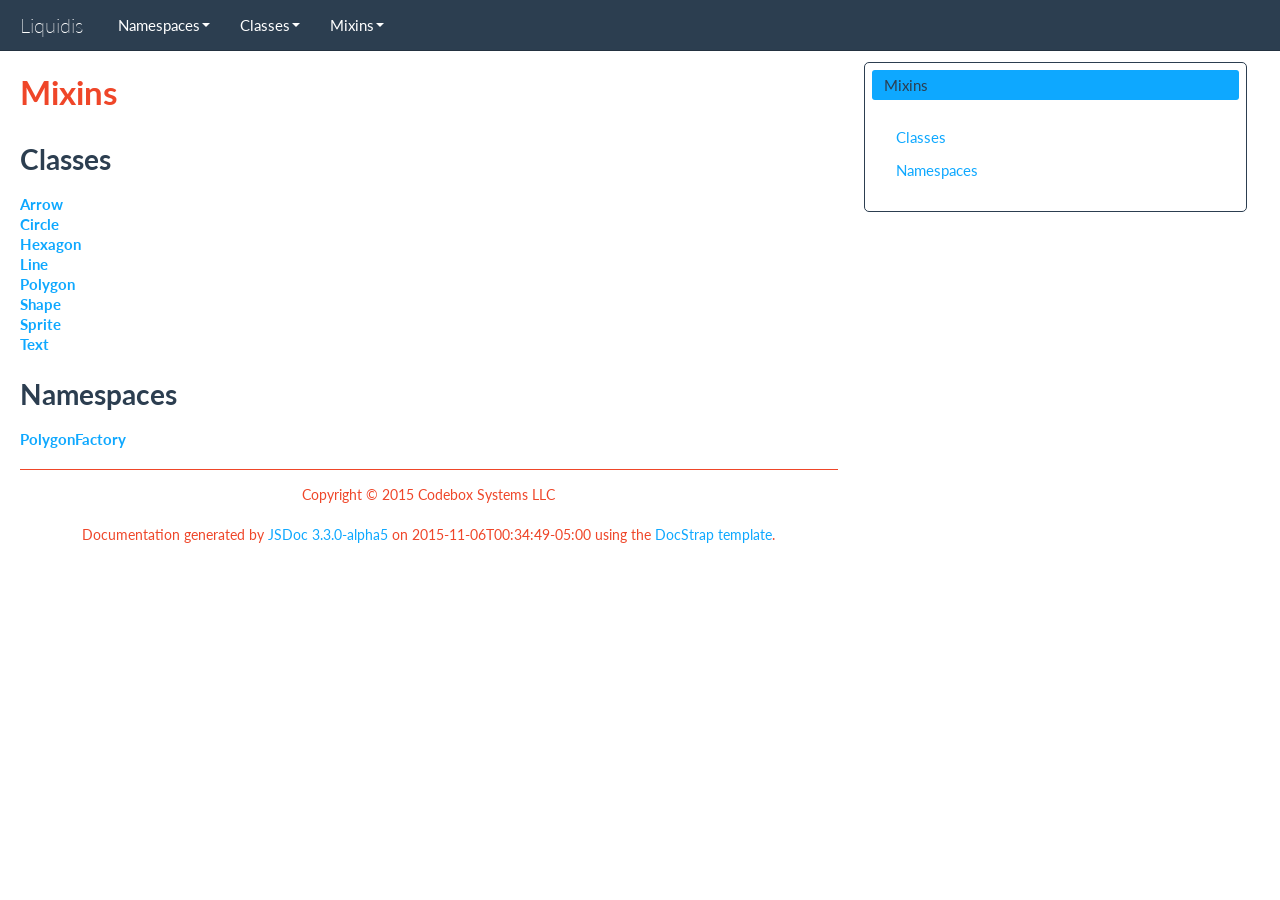
<file: docs/mixins.list.html>
<!DOCTYPE html>

<html lang="en">
<head>
	<meta charset="utf-8">
	<title>Liquidis Mixins</title>

	<!--[if lt IE 9]>
	<script src="//html5shiv.googlecode.com/svn/trunk/html5.js"></script>
	<![endif]-->
	<link type="text/css" rel="stylesheet" href="styles/sunlight.default.css">

	<link type="text/css" rel="stylesheet" href="styles/site.codeboxsystems.css">

</head>

<body>
<div class="container-fluid">
	<div class="navbar navbar-fixed-top ">
		<div class="navbar-inner">
			<a class="brand" href="index.html">Liquidis</a>
			<ul class="nav">
				
				<li class="dropdown">
					<a href="namespaces.list.html" class="dropdown-toggle" data-toggle="dropdown">Namespaces<b
						class="caret"></b></a>

					<ul class="dropdown-menu ">
						
						<li>
							<a href="PolygonFactory.html">PolygonFactory</a>
						</li>
						

					</ul>
				</li>
				
				<li class="dropdown">
					<a href="classes.list.html" class="dropdown-toggle" data-toggle="dropdown">Classes<b
						class="caret"></b></a>

					<ul class="dropdown-menu ">
						
						<li>
							<a href="Arrow.html">Arrow</a>
						</li>
						
						<li>
							<a href="Circle.html">Circle</a>
						</li>
						
						<li>
							<a href="Hexagon.html">Hexagon</a>
						</li>
						
						<li>
							<a href="Line.html">Line</a>
						</li>
						
						<li>
							<a href="Polygon.html">Polygon</a>
						</li>
						
						<li>
							<a href="Shape.html">Shape</a>
						</li>
						
						<li>
							<a href="Sprite.html">Sprite</a>
						</li>
						
						<li>
							<a href="Text.html">Text</a>
						</li>
						

					</ul>
				</li>
				
				<li class="dropdown">
					<a href="mixins.list.html" class="dropdown-toggle" data-toggle="dropdown">Mixins<b
						class="caret"></b></a>

					<ul class="dropdown-menu ">
						
						<li>
							<a href="DrawTools.html">DrawTools</a>
						</li>
						

					</ul>
				</li>
				
			</ul>
		</div>
	</div>

	<div class="row-fluid">

		
		<div class="span8">
			
				<div id="main">
					


	<h1 class="page-title">Mixins</h1>
<section>

<header>
    <h2>
    
    </h2>
    
</header>

<article>
    <div class="container-overview">
    

    
        

        
<dl class="details">
	

	

	

	

	

	

	

	

	



	

	

	

	
</dl>


        
    
    </div>

    

    

    

    
        <h3 class="subsection-title">Classes</h3>

        <dl>
            <dt><a href="Arrow.html">Arrow</a></dt>
            <dd></dd>
        
            <dt><a href="Circle.html">Circle</a></dt>
            <dd></dd>
        
            <dt><a href="Hexagon.html">Hexagon</a></dt>
            <dd></dd>
        
            <dt><a href="Line.html">Line</a></dt>
            <dd></dd>
        
            <dt><a href="Polygon.html">Polygon</a></dt>
            <dd></dd>
        
            <dt><a href="Shape.html">Shape</a></dt>
            <dd></dd>
        
            <dt><a href="Sprite.html">Sprite</a></dt>
            <dd></dd>
        
            <dt><a href="Text.html">Text</a></dt>
            <dd></dd>
        </dl>
    

    
        <h3 class="subsection-title">Namespaces</h3>

        <dl>
            <dt><a href="namespaces.html#PolygonFactory"><a href="PolygonFactory.html">PolygonFactory</a></a></dt>
            <dd></dd>
        </dl>
    

    

    

    

    
</article>

</section>




				</div>

				<div class="clearfix"></div>
				<footer>
					
					
		<span class="copyright">
		Copyright © 2015 Codebox Systems LLC
		</span>
					<br />
					
		<span class="jsdoc-message">
		Documentation generated by <a href="https://github.com/jsdoc3/jsdoc">JSDoc 3.3.0-alpha5</a>
		on 2015-11-06T00:34:49-05:00 using the <a
			href="https://github.com/terryweiss/docstrap">DocStrap template</a>.
		</span>
				</footer>
			</div>

			
			<div class="span3">
				<div id="toc"></div>
			</div>
			
			<br clear="both">
		</div>

	</div>
	<!--<script src="scripts/sunlight.js"></script>-->
	<script src="scripts/docstrap.lib.js"></script>
	<script src="scripts/bootstrap-dropdown.js"></script>
	<script src="scripts/toc.js"></script>

	<script>
		$( function () {
			$( "[id*='$']" ).each( function () {
				var $this = $( this );

				$this.attr( "id", $this.attr( "id" ).replace( "$", "__" ) );
			} );

			$( "#toc" ).toc( {
				anchorName  : function ( i, heading, prefix ) {
					return $( heading ).attr( "id" ) || ( prefix + i );
				},
				selectors   : "h1,h2,h3,h4",
				showAndHide : false,
				scrollTo    : "100px"
			} );

			$( "#toc>ul" ).addClass( "nav nav-pills nav-stacked" );
			$( "#main span[id^='toc']" ).addClass( "toc-shim" );
			$( '.dropdown-toggle' ).dropdown();
//			$( ".tutorial-section pre, .readme-section pre" ).addClass( "sunlight-highlight-javascript" ).addClass( "linenums" );

			$( ".tutorial-section pre, .readme-section pre" ).each( function () {
				var $this = $( this );

				var example = $this.find( "code" );
				exampleText = example.html();
				var lang = /{@lang (.*?)}/.exec( exampleText );
				if ( lang && lang[1] ) {
					exampleText = exampleText.replace( lang[0], "" );
					example.html( exampleText );
					lang = lang[1];
				} else {
					lang = "javascript";
				}

				if ( lang ) {

					$this
						.addClass( "sunlight-highlight-" + lang )
						.addClass( "linenums" )
						.html( example.html() );

				}
			} );

			Sunlight.highlightAll( {
				lineNumbers : true,
				showMenu : true,
				enableDoclinks : true
			} );
		} );
	 </script>



	<!--Navigation and Symbol Display-->
	


	<!--Google Analytics-->
	

</body>
</html>
</file>
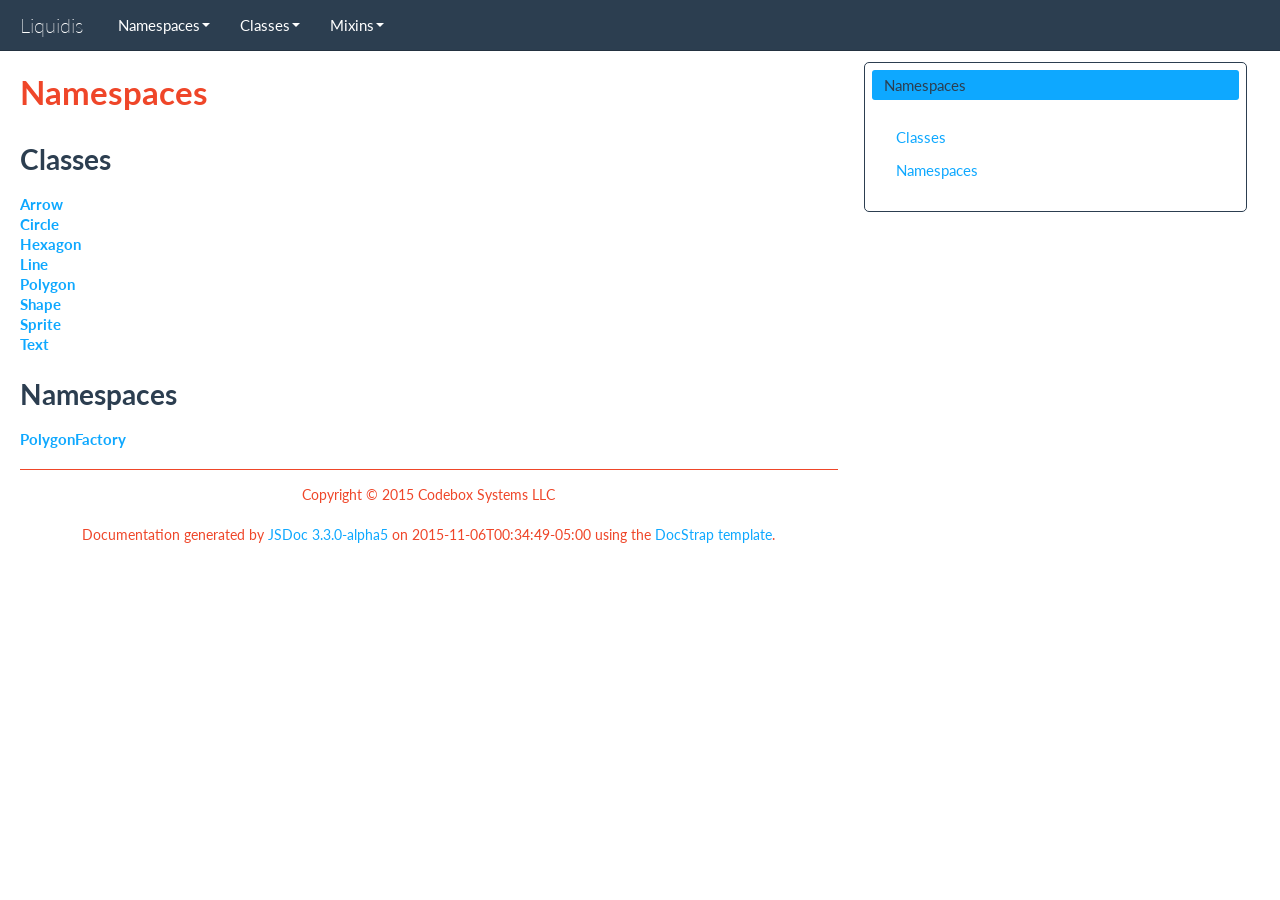
<file: docs/namespaces.list.html>
<!DOCTYPE html>

<html lang="en">
<head>
	<meta charset="utf-8">
	<title>Liquidis Namespaces</title>

	<!--[if lt IE 9]>
	<script src="//html5shiv.googlecode.com/svn/trunk/html5.js"></script>
	<![endif]-->
	<link type="text/css" rel="stylesheet" href="styles/sunlight.default.css">

	<link type="text/css" rel="stylesheet" href="styles/site.codeboxsystems.css">

</head>

<body>
<div class="container-fluid">
	<div class="navbar navbar-fixed-top ">
		<div class="navbar-inner">
			<a class="brand" href="index.html">Liquidis</a>
			<ul class="nav">
				
				<li class="dropdown">
					<a href="namespaces.list.html" class="dropdown-toggle" data-toggle="dropdown">Namespaces<b
						class="caret"></b></a>

					<ul class="dropdown-menu ">
						
						<li>
							<a href="PolygonFactory.html">PolygonFactory</a>
						</li>
						

					</ul>
				</li>
				
				<li class="dropdown">
					<a href="classes.list.html" class="dropdown-toggle" data-toggle="dropdown">Classes<b
						class="caret"></b></a>

					<ul class="dropdown-menu ">
						
						<li>
							<a href="Arrow.html">Arrow</a>
						</li>
						
						<li>
							<a href="Circle.html">Circle</a>
						</li>
						
						<li>
							<a href="Hexagon.html">Hexagon</a>
						</li>
						
						<li>
							<a href="Line.html">Line</a>
						</li>
						
						<li>
							<a href="Polygon.html">Polygon</a>
						</li>
						
						<li>
							<a href="Shape.html">Shape</a>
						</li>
						
						<li>
							<a href="Sprite.html">Sprite</a>
						</li>
						
						<li>
							<a href="Text.html">Text</a>
						</li>
						

					</ul>
				</li>
				
				<li class="dropdown">
					<a href="mixins.list.html" class="dropdown-toggle" data-toggle="dropdown">Mixins<b
						class="caret"></b></a>

					<ul class="dropdown-menu ">
						
						<li>
							<a href="DrawTools.html">DrawTools</a>
						</li>
						

					</ul>
				</li>
				
			</ul>
		</div>
	</div>

	<div class="row-fluid">

		
		<div class="span8">
			
				<div id="main">
					


	<h1 class="page-title">Namespaces</h1>
<section>

<header>
    <h2>
    
    </h2>
    
</header>

<article>
    <div class="container-overview">
    

    
        

        
<dl class="details">
	

	

	

	

	

	

	

	

	



	

	

	

	
</dl>


        
    
    </div>

    

    

    

    
        <h3 class="subsection-title">Classes</h3>

        <dl>
            <dt><a href="Arrow.html">Arrow</a></dt>
            <dd></dd>
        
            <dt><a href="Circle.html">Circle</a></dt>
            <dd></dd>
        
            <dt><a href="Hexagon.html">Hexagon</a></dt>
            <dd></dd>
        
            <dt><a href="Line.html">Line</a></dt>
            <dd></dd>
        
            <dt><a href="Polygon.html">Polygon</a></dt>
            <dd></dd>
        
            <dt><a href="Shape.html">Shape</a></dt>
            <dd></dd>
        
            <dt><a href="Sprite.html">Sprite</a></dt>
            <dd></dd>
        
            <dt><a href="Text.html">Text</a></dt>
            <dd></dd>
        </dl>
    

    
        <h3 class="subsection-title">Namespaces</h3>

        <dl>
            <dt><a href="namespaces.html#PolygonFactory"><a href="PolygonFactory.html">PolygonFactory</a></a></dt>
            <dd></dd>
        </dl>
    

    

    

    

    
</article>

</section>




				</div>

				<div class="clearfix"></div>
				<footer>
					
					
		<span class="copyright">
		Copyright © 2015 Codebox Systems LLC
		</span>
					<br />
					
		<span class="jsdoc-message">
		Documentation generated by <a href="https://github.com/jsdoc3/jsdoc">JSDoc 3.3.0-alpha5</a>
		on 2015-11-06T00:34:49-05:00 using the <a
			href="https://github.com/terryweiss/docstrap">DocStrap template</a>.
		</span>
				</footer>
			</div>

			
			<div class="span3">
				<div id="toc"></div>
			</div>
			
			<br clear="both">
		</div>

	</div>
	<!--<script src="scripts/sunlight.js"></script>-->
	<script src="scripts/docstrap.lib.js"></script>
	<script src="scripts/bootstrap-dropdown.js"></script>
	<script src="scripts/toc.js"></script>

	<script>
		$( function () {
			$( "[id*='$']" ).each( function () {
				var $this = $( this );

				$this.attr( "id", $this.attr( "id" ).replace( "$", "__" ) );
			} );

			$( "#toc" ).toc( {
				anchorName  : function ( i, heading, prefix ) {
					return $( heading ).attr( "id" ) || ( prefix + i );
				},
				selectors   : "h1,h2,h3,h4",
				showAndHide : false,
				scrollTo    : "100px"
			} );

			$( "#toc>ul" ).addClass( "nav nav-pills nav-stacked" );
			$( "#main span[id^='toc']" ).addClass( "toc-shim" );
			$( '.dropdown-toggle' ).dropdown();
//			$( ".tutorial-section pre, .readme-section pre" ).addClass( "sunlight-highlight-javascript" ).addClass( "linenums" );

			$( ".tutorial-section pre, .readme-section pre" ).each( function () {
				var $this = $( this );

				var example = $this.find( "code" );
				exampleText = example.html();
				var lang = /{@lang (.*?)}/.exec( exampleText );
				if ( lang && lang[1] ) {
					exampleText = exampleText.replace( lang[0], "" );
					example.html( exampleText );
					lang = lang[1];
				} else {
					lang = "javascript";
				}

				if ( lang ) {

					$this
						.addClass( "sunlight-highlight-" + lang )
						.addClass( "linenums" )
						.html( example.html() );

				}
			} );

			Sunlight.highlightAll( {
				lineNumbers : true,
				showMenu : true,
				enableDoclinks : true
			} );
		} );
	 </script>



	<!--Navigation and Symbol Display-->
	


	<!--Google Analytics-->
	

</body>
</html>
</file>
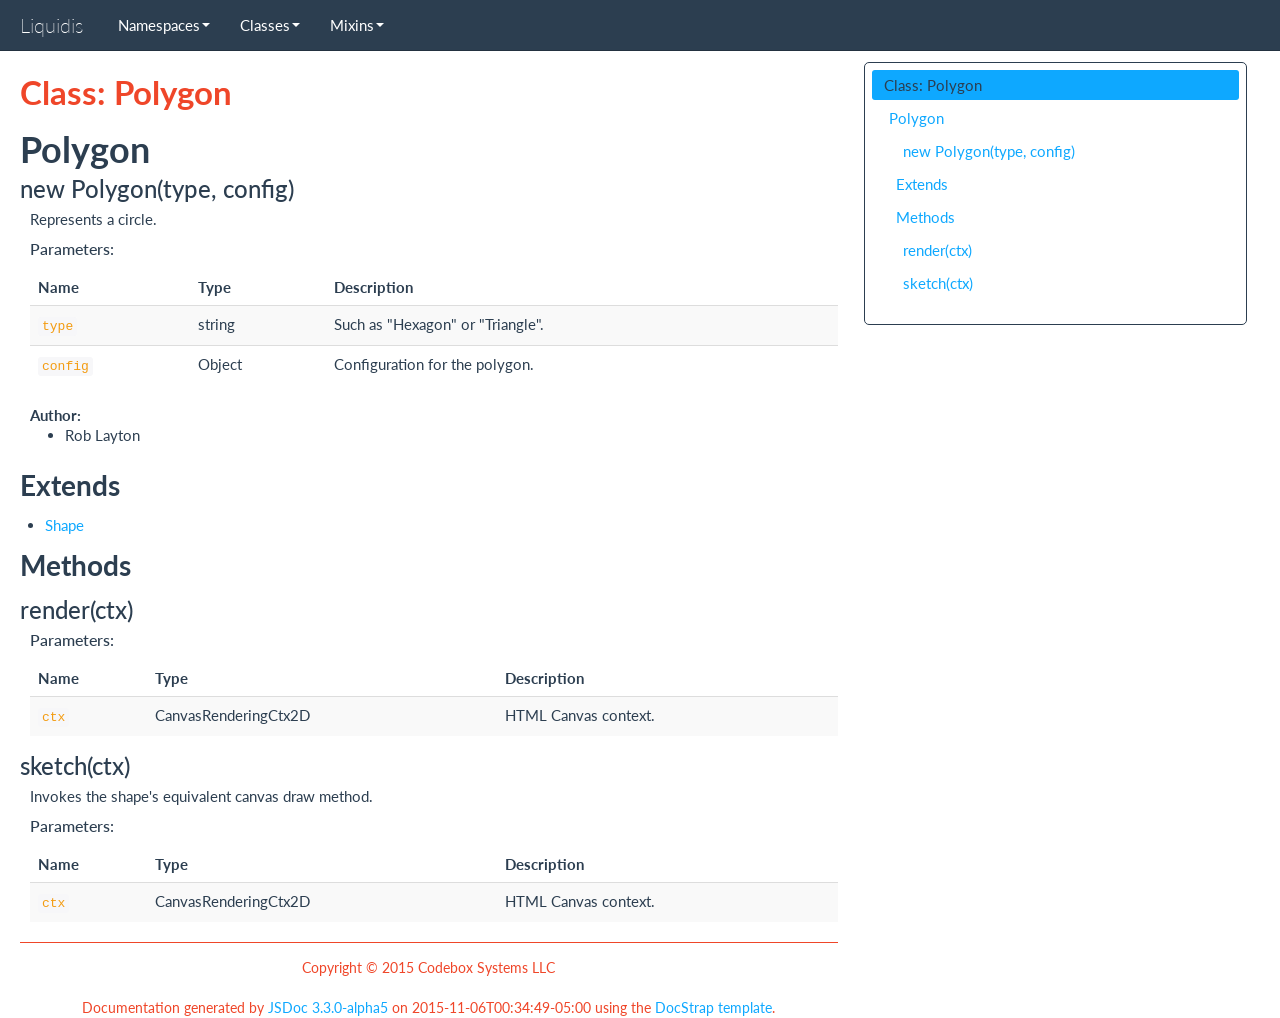
<file: docs/Polygon.html>
<!DOCTYPE html>

<html lang="en">
<head>
	<meta charset="utf-8">
	<title>Liquidis Class: Polygon</title>

	<!--[if lt IE 9]>
	<script src="//html5shiv.googlecode.com/svn/trunk/html5.js"></script>
	<![endif]-->
	<link type="text/css" rel="stylesheet" href="styles/sunlight.default.css">

	<link type="text/css" rel="stylesheet" href="styles/site.codeboxsystems.css">

</head>

<body>
<div class="container-fluid">
	<div class="navbar navbar-fixed-top ">
		<div class="navbar-inner">
			<a class="brand" href="index.html">Liquidis</a>
			<ul class="nav">
				
				<li class="dropdown">
					<a href="namespaces.list.html" class="dropdown-toggle" data-toggle="dropdown">Namespaces<b
						class="caret"></b></a>

					<ul class="dropdown-menu ">
						
						<li>
							<a href="PolygonFactory.html">PolygonFactory</a>
						</li>
						

					</ul>
				</li>
				
				<li class="dropdown">
					<a href="classes.list.html" class="dropdown-toggle" data-toggle="dropdown">Classes<b
						class="caret"></b></a>

					<ul class="dropdown-menu ">
						
						<li>
							<a href="Arrow.html">Arrow</a>
						</li>
						
						<li>
							<a href="Circle.html">Circle</a>
						</li>
						
						<li>
							<a href="Hexagon.html">Hexagon</a>
						</li>
						
						<li>
							<a href="Line.html">Line</a>
						</li>
						
						<li>
							<a href="Polygon.html">Polygon</a>
						</li>
						
						<li>
							<a href="Shape.html">Shape</a>
						</li>
						
						<li>
							<a href="Sprite.html">Sprite</a>
						</li>
						
						<li>
							<a href="Text.html">Text</a>
						</li>
						

					</ul>
				</li>
				
				<li class="dropdown">
					<a href="mixins.list.html" class="dropdown-toggle" data-toggle="dropdown">Mixins<b
						class="caret"></b></a>

					<ul class="dropdown-menu ">
						
						<li>
							<a href="DrawTools.html">DrawTools</a>
						</li>
						

					</ul>
				</li>
				
			</ul>
		</div>
	</div>

	<div class="row-fluid">

		
		<div class="span8">
			
				<div id="main">
					


	<h1 class="page-title">Class: Polygon</h1>
<section>

<header>
    <h2>
    Polygon
    </h2>
    
</header>

<article>
    <div class="container-overview">
    

    
        
<dt>
    <h4 class="name" id="Polygon"><span class="type-signature"></span>new Polygon<span class="signature">(type, config)</span><span class="type-signature"></span></h4>
    
    
</dt>
<dd>
    
    
    <div class="description">
        Represents a circle.
    </div>
    

    
    
    
    
    
        <h5>Parameters:</h5>
        

<table class="params table table-striped">
    <thead>
	<tr>
		
		<th>Name</th>
		

		<th>Type</th>

		

		

		<th class="last">Description</th>
	</tr>
	</thead>

	<tbody>
	

        <tr>
            
                <td class="name"><code>type</code></td>
            

            <td class="type">
            
                
<span class="param-type">string</span>


            
            </td>

            

            

            <td class="description last">Such as "Hexagon" or "Triangle".</td>
        </tr>

	

        <tr>
            
                <td class="name"><code>config</code></td>
            

            <td class="type">
            
                
<span class="param-type">Object</span>


            
            </td>

            

            

            <td class="description last">Configuration for the polygon.</td>
        </tr>

	
	</tbody>
</table>

    
    
    
<dl class="details">
	

	

	

	

	

	
	<dt class="tag-author">Author:</dt>
	<dd class="tag-author">
		<ul>
			<li>Rob Layton</li>
			</ul>
	</dd>
	

	

	

	



	

	

	

	
</dl>

    
    

    

    
    
    
    
    
    
    
</dd>

    
    </div>

    
        <h3 class="subsection-title">Extends</h3>

        <ul>
            <li><a href="Shape.html">Shape</a></li>
        </ul>
    

    

    

    

    

    

    
        <h3 class="subsection-title">Methods</h3>

        <dl>
            
<dt>
    <h4 class="name" id="render"><span class="type-signature"></span>render<span class="signature">(ctx)</span><span class="type-signature"></span></h4>
    
    
</dt>
<dd>
    
    

    
    
    
    
    
        <h5>Parameters:</h5>
        

<table class="params table table-striped">
    <thead>
	<tr>
		
		<th>Name</th>
		

		<th>Type</th>

		

		

		<th class="last">Description</th>
	</tr>
	</thead>

	<tbody>
	

        <tr>
            
                <td class="name"><code>ctx</code></td>
            

            <td class="type">
            
                
<span class="param-type">CanvasRenderingCtx2D</span>


            
            </td>

            

            

            <td class="description last">HTML Canvas context.</td>
        </tr>

	
	</tbody>
</table>

    
    
    
<dl class="details">
	

	

	

	

	

	

	

	

	



	

	

	

	
</dl>

    
    

    

    
    
    
    
    
    
    
</dd>

        
            
<dt>
    <h4 class="name" id="sketch"><span class="type-signature"></span>sketch<span class="signature">(ctx)</span><span class="type-signature"></span></h4>
    
    
</dt>
<dd>
    
    
    <div class="description">
        Invokes the shape's equivalent canvas draw method.
    </div>
    

    
    
    
    
    
        <h5>Parameters:</h5>
        

<table class="params table table-striped">
    <thead>
	<tr>
		
		<th>Name</th>
		

		<th>Type</th>

		

		

		<th class="last">Description</th>
	</tr>
	</thead>

	<tbody>
	

        <tr>
            
                <td class="name"><code>ctx</code></td>
            

            <td class="type">
            
                
<span class="param-type">CanvasRenderingCtx2D</span>


            
            </td>

            

            

            <td class="description last">HTML Canvas context.</td>
        </tr>

	
	</tbody>
</table>

    
    
    
<dl class="details">
	

	

	

	

	

	

	

	

	



	

	

	

	
</dl>

    
    

    

    
    
    
    
    
    
    
</dd>

        </dl>
    

    

    
</article>

</section>




				</div>

				<div class="clearfix"></div>
				<footer>
					
					
		<span class="copyright">
		Copyright © 2015 Codebox Systems LLC
		</span>
					<br />
					
		<span class="jsdoc-message">
		Documentation generated by <a href="https://github.com/jsdoc3/jsdoc">JSDoc 3.3.0-alpha5</a>
		on 2015-11-06T00:34:49-05:00 using the <a
			href="https://github.com/terryweiss/docstrap">DocStrap template</a>.
		</span>
				</footer>
			</div>

			
			<div class="span3">
				<div id="toc"></div>
			</div>
			
			<br clear="both">
		</div>

	</div>
	<!--<script src="scripts/sunlight.js"></script>-->
	<script src="scripts/docstrap.lib.js"></script>
	<script src="scripts/bootstrap-dropdown.js"></script>
	<script src="scripts/toc.js"></script>

	<script>
		$( function () {
			$( "[id*='$']" ).each( function () {
				var $this = $( this );

				$this.attr( "id", $this.attr( "id" ).replace( "$", "__" ) );
			} );

			$( "#toc" ).toc( {
				anchorName  : function ( i, heading, prefix ) {
					return $( heading ).attr( "id" ) || ( prefix + i );
				},
				selectors   : "h1,h2,h3,h4",
				showAndHide : false,
				scrollTo    : "100px"
			} );

			$( "#toc>ul" ).addClass( "nav nav-pills nav-stacked" );
			$( "#main span[id^='toc']" ).addClass( "toc-shim" );
			$( '.dropdown-toggle' ).dropdown();
//			$( ".tutorial-section pre, .readme-section pre" ).addClass( "sunlight-highlight-javascript" ).addClass( "linenums" );

			$( ".tutorial-section pre, .readme-section pre" ).each( function () {
				var $this = $( this );

				var example = $this.find( "code" );
				exampleText = example.html();
				var lang = /{@lang (.*?)}/.exec( exampleText );
				if ( lang && lang[1] ) {
					exampleText = exampleText.replace( lang[0], "" );
					example.html( exampleText );
					lang = lang[1];
				} else {
					lang = "javascript";
				}

				if ( lang ) {

					$this
						.addClass( "sunlight-highlight-" + lang )
						.addClass( "linenums" )
						.html( example.html() );

				}
			} );

			Sunlight.highlightAll( {
				lineNumbers : true,
				showMenu : true,
				enableDoclinks : true
			} );
		} );
	 </script>



	<!--Navigation and Symbol Display-->
	


	<!--Google Analytics-->
	

</body>
</html>
</file>
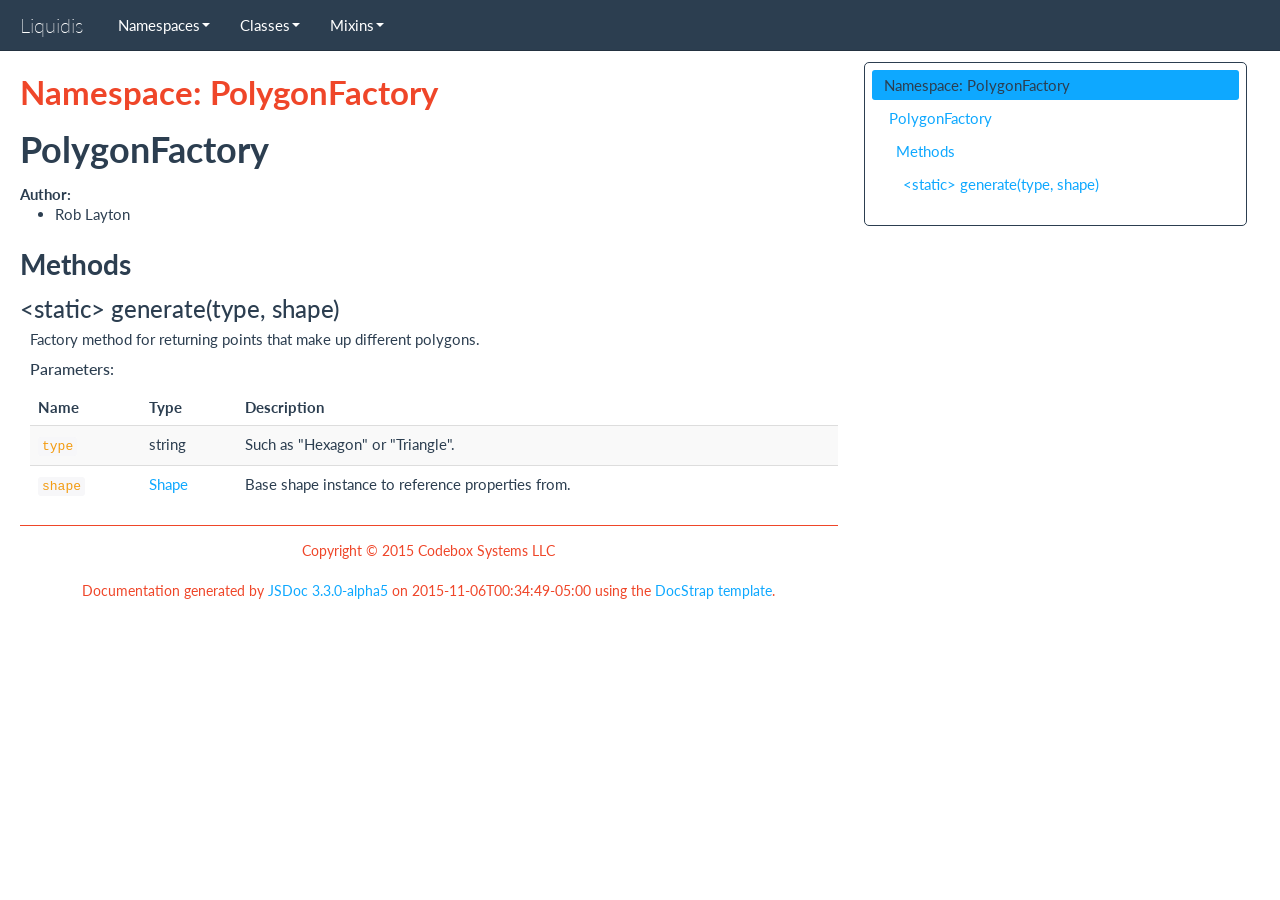
<file: docs/PolygonFactory.html>
<!DOCTYPE html>

<html lang="en">
<head>
	<meta charset="utf-8">
	<title>Liquidis Namespace: PolygonFactory</title>

	<!--[if lt IE 9]>
	<script src="//html5shiv.googlecode.com/svn/trunk/html5.js"></script>
	<![endif]-->
	<link type="text/css" rel="stylesheet" href="styles/sunlight.default.css">

	<link type="text/css" rel="stylesheet" href="styles/site.codeboxsystems.css">

</head>

<body>
<div class="container-fluid">
	<div class="navbar navbar-fixed-top ">
		<div class="navbar-inner">
			<a class="brand" href="index.html">Liquidis</a>
			<ul class="nav">
				
				<li class="dropdown">
					<a href="namespaces.list.html" class="dropdown-toggle" data-toggle="dropdown">Namespaces<b
						class="caret"></b></a>

					<ul class="dropdown-menu ">
						
						<li>
							<a href="PolygonFactory.html">PolygonFactory</a>
						</li>
						

					</ul>
				</li>
				
				<li class="dropdown">
					<a href="classes.list.html" class="dropdown-toggle" data-toggle="dropdown">Classes<b
						class="caret"></b></a>

					<ul class="dropdown-menu ">
						
						<li>
							<a href="Arrow.html">Arrow</a>
						</li>
						
						<li>
							<a href="Circle.html">Circle</a>
						</li>
						
						<li>
							<a href="Hexagon.html">Hexagon</a>
						</li>
						
						<li>
							<a href="Line.html">Line</a>
						</li>
						
						<li>
							<a href="Polygon.html">Polygon</a>
						</li>
						
						<li>
							<a href="Shape.html">Shape</a>
						</li>
						
						<li>
							<a href="Sprite.html">Sprite</a>
						</li>
						
						<li>
							<a href="Text.html">Text</a>
						</li>
						

					</ul>
				</li>
				
				<li class="dropdown">
					<a href="mixins.list.html" class="dropdown-toggle" data-toggle="dropdown">Mixins<b
						class="caret"></b></a>

					<ul class="dropdown-menu ">
						
						<li>
							<a href="DrawTools.html">DrawTools</a>
						</li>
						

					</ul>
				</li>
				
			</ul>
		</div>
	</div>

	<div class="row-fluid">

		
		<div class="span8">
			
				<div id="main">
					


	<h1 class="page-title">Namespace: PolygonFactory</h1>
<section>

<header>
    <h2>
    PolygonFactory
    </h2>
    
</header>

<article>
    <div class="container-overview">
    

    
        

        
<dl class="details">
	

	

	

	

	

	
	<dt class="tag-author">Author:</dt>
	<dd class="tag-author">
		<ul>
			<li>Rob Layton</li>
			</ul>
	</dd>
	

	

	

	



	

	

	

	
</dl>


        
    
    </div>

    

    

    

    

    

    

    
        <h3 class="subsection-title">Methods</h3>

        <dl>
            
<dt>
    <h4 class="name" id="generate"><span class="type-signature">&lt;static> </span>generate<span class="signature">(type, shape)</span><span class="type-signature"></span></h4>
    
    
</dt>
<dd>
    
    
    <div class="description">
        Factory method for returning points that make up different polygons.
    </div>
    

    
    
    
    
    
        <h5>Parameters:</h5>
        

<table class="params table table-striped">
    <thead>
	<tr>
		
		<th>Name</th>
		

		<th>Type</th>

		

		

		<th class="last">Description</th>
	</tr>
	</thead>

	<tbody>
	

        <tr>
            
                <td class="name"><code>type</code></td>
            

            <td class="type">
            
                
<span class="param-type">string</span>


            
            </td>

            

            

            <td class="description last">Such as "Hexagon" or "Triangle".</td>
        </tr>

	

        <tr>
            
                <td class="name"><code>shape</code></td>
            

            <td class="type">
            
                
<span class="param-type"><a href="Shape.html">Shape</a></span>


            
            </td>

            

            

            <td class="description last">Base shape instance to reference properties from.</td>
        </tr>

	
	</tbody>
</table>

    
    
    
<dl class="details">
	

	

	

	

	

	

	

	

	



	

	

	

	
</dl>

    
    

    

    
    
    
    
    
    
    
</dd>

        </dl>
    

    

    
</article>

</section>




				</div>

				<div class="clearfix"></div>
				<footer>
					
					
		<span class="copyright">
		Copyright © 2015 Codebox Systems LLC
		</span>
					<br />
					
		<span class="jsdoc-message">
		Documentation generated by <a href="https://github.com/jsdoc3/jsdoc">JSDoc 3.3.0-alpha5</a>
		on 2015-11-06T00:34:49-05:00 using the <a
			href="https://github.com/terryweiss/docstrap">DocStrap template</a>.
		</span>
				</footer>
			</div>

			
			<div class="span3">
				<div id="toc"></div>
			</div>
			
			<br clear="both">
		</div>

	</div>
	<!--<script src="scripts/sunlight.js"></script>-->
	<script src="scripts/docstrap.lib.js"></script>
	<script src="scripts/bootstrap-dropdown.js"></script>
	<script src="scripts/toc.js"></script>

	<script>
		$( function () {
			$( "[id*='$']" ).each( function () {
				var $this = $( this );

				$this.attr( "id", $this.attr( "id" ).replace( "$", "__" ) );
			} );

			$( "#toc" ).toc( {
				anchorName  : function ( i, heading, prefix ) {
					return $( heading ).attr( "id" ) || ( prefix + i );
				},
				selectors   : "h1,h2,h3,h4",
				showAndHide : false,
				scrollTo    : "100px"
			} );

			$( "#toc>ul" ).addClass( "nav nav-pills nav-stacked" );
			$( "#main span[id^='toc']" ).addClass( "toc-shim" );
			$( '.dropdown-toggle' ).dropdown();
//			$( ".tutorial-section pre, .readme-section pre" ).addClass( "sunlight-highlight-javascript" ).addClass( "linenums" );

			$( ".tutorial-section pre, .readme-section pre" ).each( function () {
				var $this = $( this );

				var example = $this.find( "code" );
				exampleText = example.html();
				var lang = /{@lang (.*?)}/.exec( exampleText );
				if ( lang && lang[1] ) {
					exampleText = exampleText.replace( lang[0], "" );
					example.html( exampleText );
					lang = lang[1];
				} else {
					lang = "javascript";
				}

				if ( lang ) {

					$this
						.addClass( "sunlight-highlight-" + lang )
						.addClass( "linenums" )
						.html( example.html() );

				}
			} );

			Sunlight.highlightAll( {
				lineNumbers : true,
				showMenu : true,
				enableDoclinks : true
			} );
		} );
	 </script>



	<!--Navigation and Symbol Display-->
	


	<!--Google Analytics-->
	

</body>
</html>
</file>
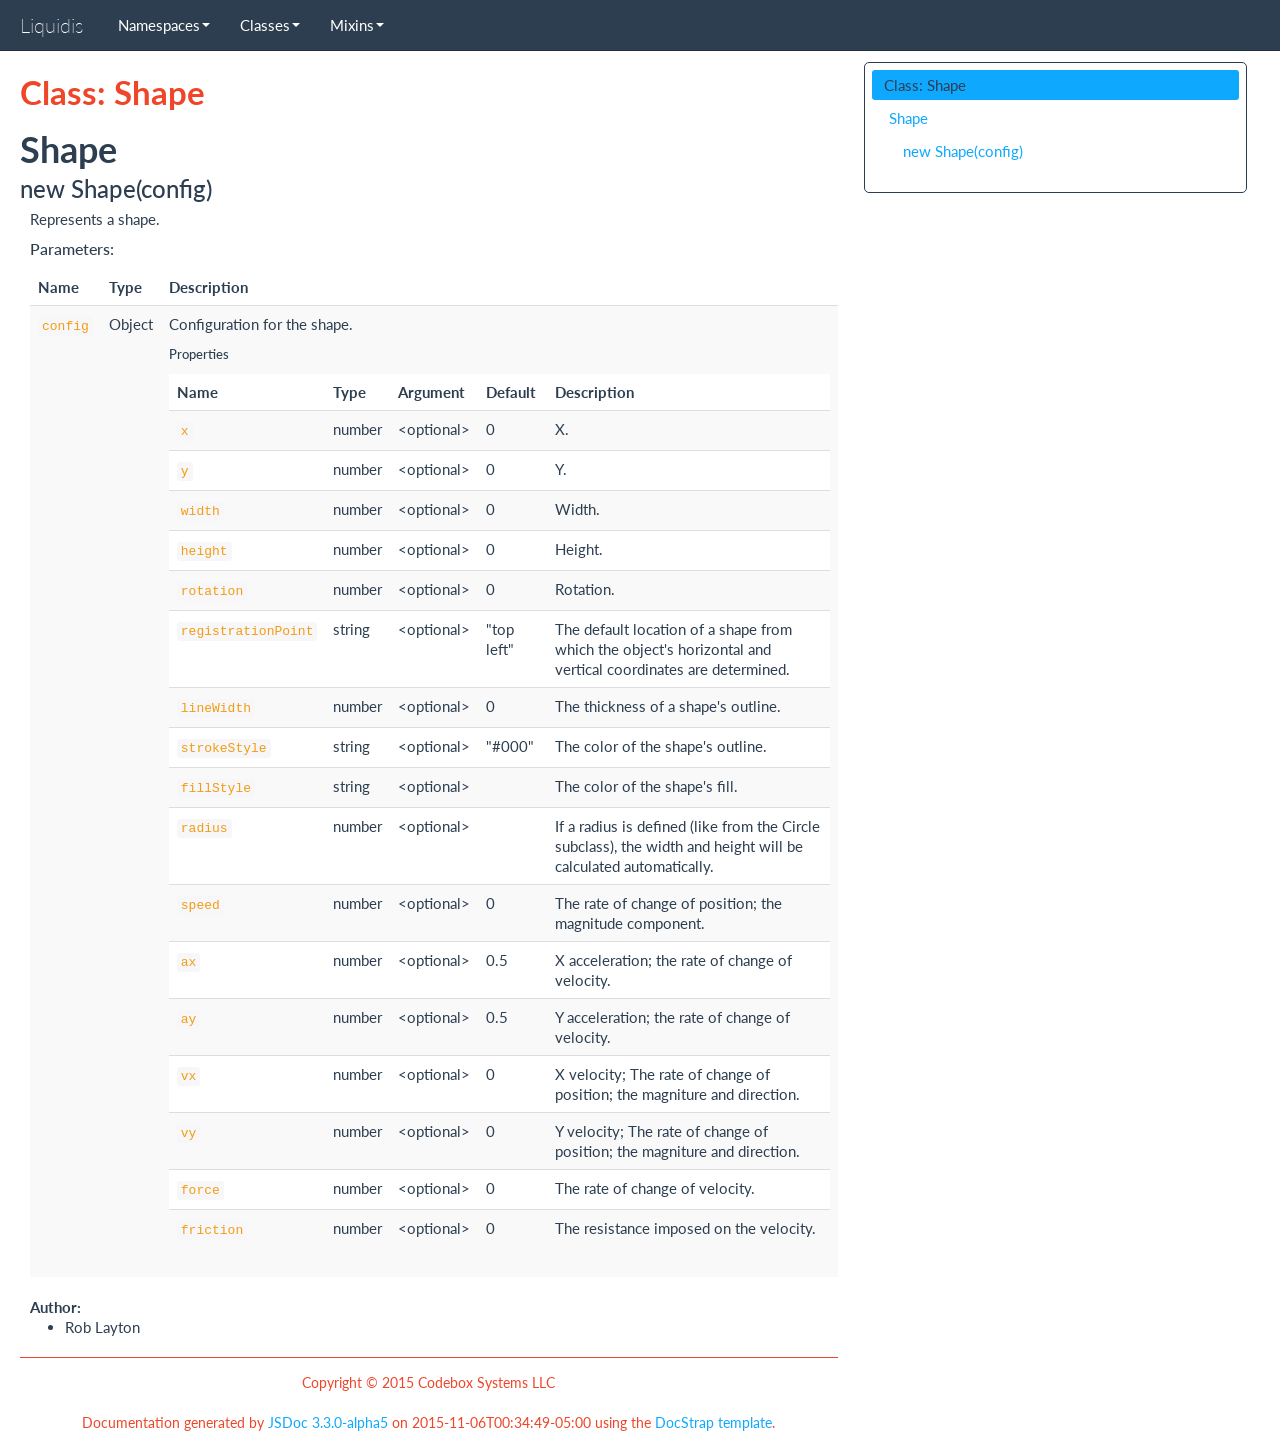
<file: docs/Shape.html>
<!DOCTYPE html>

<html lang="en">
<head>
	<meta charset="utf-8">
	<title>Liquidis Class: Shape</title>

	<!--[if lt IE 9]>
	<script src="//html5shiv.googlecode.com/svn/trunk/html5.js"></script>
	<![endif]-->
	<link type="text/css" rel="stylesheet" href="styles/sunlight.default.css">

	<link type="text/css" rel="stylesheet" href="styles/site.codeboxsystems.css">

</head>

<body>
<div class="container-fluid">
	<div class="navbar navbar-fixed-top ">
		<div class="navbar-inner">
			<a class="brand" href="index.html">Liquidis</a>
			<ul class="nav">
				
				<li class="dropdown">
					<a href="namespaces.list.html" class="dropdown-toggle" data-toggle="dropdown">Namespaces<b
						class="caret"></b></a>

					<ul class="dropdown-menu ">
						
						<li>
							<a href="PolygonFactory.html">PolygonFactory</a>
						</li>
						

					</ul>
				</li>
				
				<li class="dropdown">
					<a href="classes.list.html" class="dropdown-toggle" data-toggle="dropdown">Classes<b
						class="caret"></b></a>

					<ul class="dropdown-menu ">
						
						<li>
							<a href="Arrow.html">Arrow</a>
						</li>
						
						<li>
							<a href="Circle.html">Circle</a>
						</li>
						
						<li>
							<a href="Hexagon.html">Hexagon</a>
						</li>
						
						<li>
							<a href="Line.html">Line</a>
						</li>
						
						<li>
							<a href="Polygon.html">Polygon</a>
						</li>
						
						<li>
							<a href="Shape.html">Shape</a>
						</li>
						
						<li>
							<a href="Sprite.html">Sprite</a>
						</li>
						
						<li>
							<a href="Text.html">Text</a>
						</li>
						

					</ul>
				</li>
				
				<li class="dropdown">
					<a href="mixins.list.html" class="dropdown-toggle" data-toggle="dropdown">Mixins<b
						class="caret"></b></a>

					<ul class="dropdown-menu ">
						
						<li>
							<a href="DrawTools.html">DrawTools</a>
						</li>
						

					</ul>
				</li>
				
			</ul>
		</div>
	</div>

	<div class="row-fluid">

		
		<div class="span8">
			
				<div id="main">
					


	<h1 class="page-title">Class: Shape</h1>
<section>

<header>
    <h2>
    Shape
    </h2>
    
</header>

<article>
    <div class="container-overview">
    

    
        
<dt>
    <h4 class="name" id="Shape"><span class="type-signature"></span>new Shape<span class="signature">(config)</span><span class="type-signature"></span></h4>
    
    
</dt>
<dd>
    
    
    <div class="description">
        Represents a shape.
    </div>
    

    
    
    
    
    
        <h5>Parameters:</h5>
        

<table class="params table table-striped">
    <thead>
	<tr>
		
		<th>Name</th>
		

		<th>Type</th>

		

		

		<th class="last">Description</th>
	</tr>
	</thead>

	<tbody>
	

        <tr>
            
                <td class="name"><code>config</code></td>
            

            <td class="type">
            
                
<span class="param-type">Object</span>


            
            </td>

            

            

            <td class="description last">Configuration for the shape.
                <h6>Properties</h6>
                

<table class="params table table-striped">
    <thead>
	<tr>
		
		<th>Name</th>
		

		<th>Type</th>

		
		<th>Argument</th>
		

		
		<th>Default</th>
		

		<th class="last">Description</th>
	</tr>
	</thead>

	<tbody>
	

        <tr>
            
                <td class="name"><code>x</code></td>
            

            <td class="type">
            
                
<span class="param-type">number</span>


            
            </td>

            
                <td class="attributes">
                
                    &lt;optional><br>
                

                

                
                </td>
            

            
                <td class="default">
                
                    0
                
                </td>
            

            <td class="description last">X.</td>
        </tr>

	

        <tr>
            
                <td class="name"><code>y</code></td>
            

            <td class="type">
            
                
<span class="param-type">number</span>


            
            </td>

            
                <td class="attributes">
                
                    &lt;optional><br>
                

                

                
                </td>
            

            
                <td class="default">
                
                    0
                
                </td>
            

            <td class="description last">Y.</td>
        </tr>

	

        <tr>
            
                <td class="name"><code>width</code></td>
            

            <td class="type">
            
                
<span class="param-type">number</span>


            
            </td>

            
                <td class="attributes">
                
                    &lt;optional><br>
                

                

                
                </td>
            

            
                <td class="default">
                
                    0
                
                </td>
            

            <td class="description last">Width.</td>
        </tr>

	

        <tr>
            
                <td class="name"><code>height</code></td>
            

            <td class="type">
            
                
<span class="param-type">number</span>


            
            </td>

            
                <td class="attributes">
                
                    &lt;optional><br>
                

                

                
                </td>
            

            
                <td class="default">
                
                    0
                
                </td>
            

            <td class="description last">Height.</td>
        </tr>

	

        <tr>
            
                <td class="name"><code>rotation</code></td>
            

            <td class="type">
            
                
<span class="param-type">number</span>


            
            </td>

            
                <td class="attributes">
                
                    &lt;optional><br>
                

                

                
                </td>
            

            
                <td class="default">
                
                    0
                
                </td>
            

            <td class="description last">Rotation.</td>
        </tr>

	

        <tr>
            
                <td class="name"><code>registrationPoint</code></td>
            

            <td class="type">
            
                
<span class="param-type">string</span>


            
            </td>

            
                <td class="attributes">
                
                    &lt;optional><br>
                

                

                
                </td>
            

            
                <td class="default">
                
                    "top left"
                
                </td>
            

            <td class="description last">The default location of a shape from which the object's horizontal and vertical coordinates are determined.</td>
        </tr>

	

        <tr>
            
                <td class="name"><code>lineWidth</code></td>
            

            <td class="type">
            
                
<span class="param-type">number</span>


            
            </td>

            
                <td class="attributes">
                
                    &lt;optional><br>
                

                

                
                </td>
            

            
                <td class="default">
                
                    0
                
                </td>
            

            <td class="description last">The thickness of a shape's outline.</td>
        </tr>

	

        <tr>
            
                <td class="name"><code>strokeStyle</code></td>
            

            <td class="type">
            
                
<span class="param-type">string</span>


            
            </td>

            
                <td class="attributes">
                
                    &lt;optional><br>
                

                

                
                </td>
            

            
                <td class="default">
                
                    "#000"
                
                </td>
            

            <td class="description last">The color of the shape's outline.</td>
        </tr>

	

        <tr>
            
                <td class="name"><code>fillStyle</code></td>
            

            <td class="type">
            
                
<span class="param-type">string</span>


            
            </td>

            
                <td class="attributes">
                
                    &lt;optional><br>
                

                

                
                </td>
            

            
                <td class="default">
                
                </td>
            

            <td class="description last">The color of the shape's fill.</td>
        </tr>

	

        <tr>
            
                <td class="name"><code>radius</code></td>
            

            <td class="type">
            
                
<span class="param-type">number</span>


            
            </td>

            
                <td class="attributes">
                
                    &lt;optional><br>
                

                

                
                </td>
            

            
                <td class="default">
                
                </td>
            

            <td class="description last">If a radius is defined (like from the Circle subclass), the width and height will be calculated automatically.</td>
        </tr>

	

        <tr>
            
                <td class="name"><code>speed</code></td>
            

            <td class="type">
            
                
<span class="param-type">number</span>


            
            </td>

            
                <td class="attributes">
                
                    &lt;optional><br>
                

                

                
                </td>
            

            
                <td class="default">
                
                    0
                
                </td>
            

            <td class="description last">The rate of change of position; the magnitude component.</td>
        </tr>

	

        <tr>
            
                <td class="name"><code>ax</code></td>
            

            <td class="type">
            
                
<span class="param-type">number</span>


            
            </td>

            
                <td class="attributes">
                
                    &lt;optional><br>
                

                

                
                </td>
            

            
                <td class="default">
                
                    0.5
                
                </td>
            

            <td class="description last">X acceleration; the rate of change of velocity.</td>
        </tr>

	

        <tr>
            
                <td class="name"><code>ay</code></td>
            

            <td class="type">
            
                
<span class="param-type">number</span>


            
            </td>

            
                <td class="attributes">
                
                    &lt;optional><br>
                

                

                
                </td>
            

            
                <td class="default">
                
                    0.5
                
                </td>
            

            <td class="description last">Y acceleration; the rate of change of velocity.</td>
        </tr>

	

        <tr>
            
                <td class="name"><code>vx</code></td>
            

            <td class="type">
            
                
<span class="param-type">number</span>


            
            </td>

            
                <td class="attributes">
                
                    &lt;optional><br>
                

                

                
                </td>
            

            
                <td class="default">
                
                    0
                
                </td>
            

            <td class="description last">X velocity; The rate of change of position; the magniture and direction.</td>
        </tr>

	

        <tr>
            
                <td class="name"><code>vy</code></td>
            

            <td class="type">
            
                
<span class="param-type">number</span>


            
            </td>

            
                <td class="attributes">
                
                    &lt;optional><br>
                

                

                
                </td>
            

            
                <td class="default">
                
                    0
                
                </td>
            

            <td class="description last">Y velocity; The rate of change of position; the magniture and direction.</td>
        </tr>

	

        <tr>
            
                <td class="name"><code>force</code></td>
            

            <td class="type">
            
                
<span class="param-type">number</span>


            
            </td>

            
                <td class="attributes">
                
                    &lt;optional><br>
                

                

                
                </td>
            

            
                <td class="default">
                
                    0
                
                </td>
            

            <td class="description last">The rate of change of velocity.</td>
        </tr>

	

        <tr>
            
                <td class="name"><code>friction</code></td>
            

            <td class="type">
            
                
<span class="param-type">number</span>


            
            </td>

            
                <td class="attributes">
                
                    &lt;optional><br>
                

                

                
                </td>
            

            
                <td class="default">
                
                    0
                
                </td>
            

            <td class="description last">The resistance imposed on the velocity.</td>
        </tr>

	
	</tbody>
</table>

            </td>
        </tr>

	
	</tbody>
</table>

    
    
    
<dl class="details">
	

	

	

	

	

	
	<dt class="tag-author">Author:</dt>
	<dd class="tag-author">
		<ul>
			<li>Rob Layton</li>
			</ul>
	</dd>
	

	

	

	



	

	

	

	
</dl>

    
    

    

    
    
    
    
    
    
    
</dd>

    
    </div>

    

    

    

    

    

    

    

    

    
</article>

</section>




				</div>

				<div class="clearfix"></div>
				<footer>
					
					
		<span class="copyright">
		Copyright © 2015 Codebox Systems LLC
		</span>
					<br />
					
		<span class="jsdoc-message">
		Documentation generated by <a href="https://github.com/jsdoc3/jsdoc">JSDoc 3.3.0-alpha5</a>
		on 2015-11-06T00:34:49-05:00 using the <a
			href="https://github.com/terryweiss/docstrap">DocStrap template</a>.
		</span>
				</footer>
			</div>

			
			<div class="span3">
				<div id="toc"></div>
			</div>
			
			<br clear="both">
		</div>

	</div>
	<!--<script src="scripts/sunlight.js"></script>-->
	<script src="scripts/docstrap.lib.js"></script>
	<script src="scripts/bootstrap-dropdown.js"></script>
	<script src="scripts/toc.js"></script>

	<script>
		$( function () {
			$( "[id*='$']" ).each( function () {
				var $this = $( this );

				$this.attr( "id", $this.attr( "id" ).replace( "$", "__" ) );
			} );

			$( "#toc" ).toc( {
				anchorName  : function ( i, heading, prefix ) {
					return $( heading ).attr( "id" ) || ( prefix + i );
				},
				selectors   : "h1,h2,h3,h4",
				showAndHide : false,
				scrollTo    : "100px"
			} );

			$( "#toc>ul" ).addClass( "nav nav-pills nav-stacked" );
			$( "#main span[id^='toc']" ).addClass( "toc-shim" );
			$( '.dropdown-toggle' ).dropdown();
//			$( ".tutorial-section pre, .readme-section pre" ).addClass( "sunlight-highlight-javascript" ).addClass( "linenums" );

			$( ".tutorial-section pre, .readme-section pre" ).each( function () {
				var $this = $( this );

				var example = $this.find( "code" );
				exampleText = example.html();
				var lang = /{@lang (.*?)}/.exec( exampleText );
				if ( lang && lang[1] ) {
					exampleText = exampleText.replace( lang[0], "" );
					example.html( exampleText );
					lang = lang[1];
				} else {
					lang = "javascript";
				}

				if ( lang ) {

					$this
						.addClass( "sunlight-highlight-" + lang )
						.addClass( "linenums" )
						.html( example.html() );

				}
			} );

			Sunlight.highlightAll( {
				lineNumbers : true,
				showMenu : true,
				enableDoclinks : true
			} );
		} );
	 </script>



	<!--Navigation and Symbol Display-->
	


	<!--Google Analytics-->
	

</body>
</html>
</file>
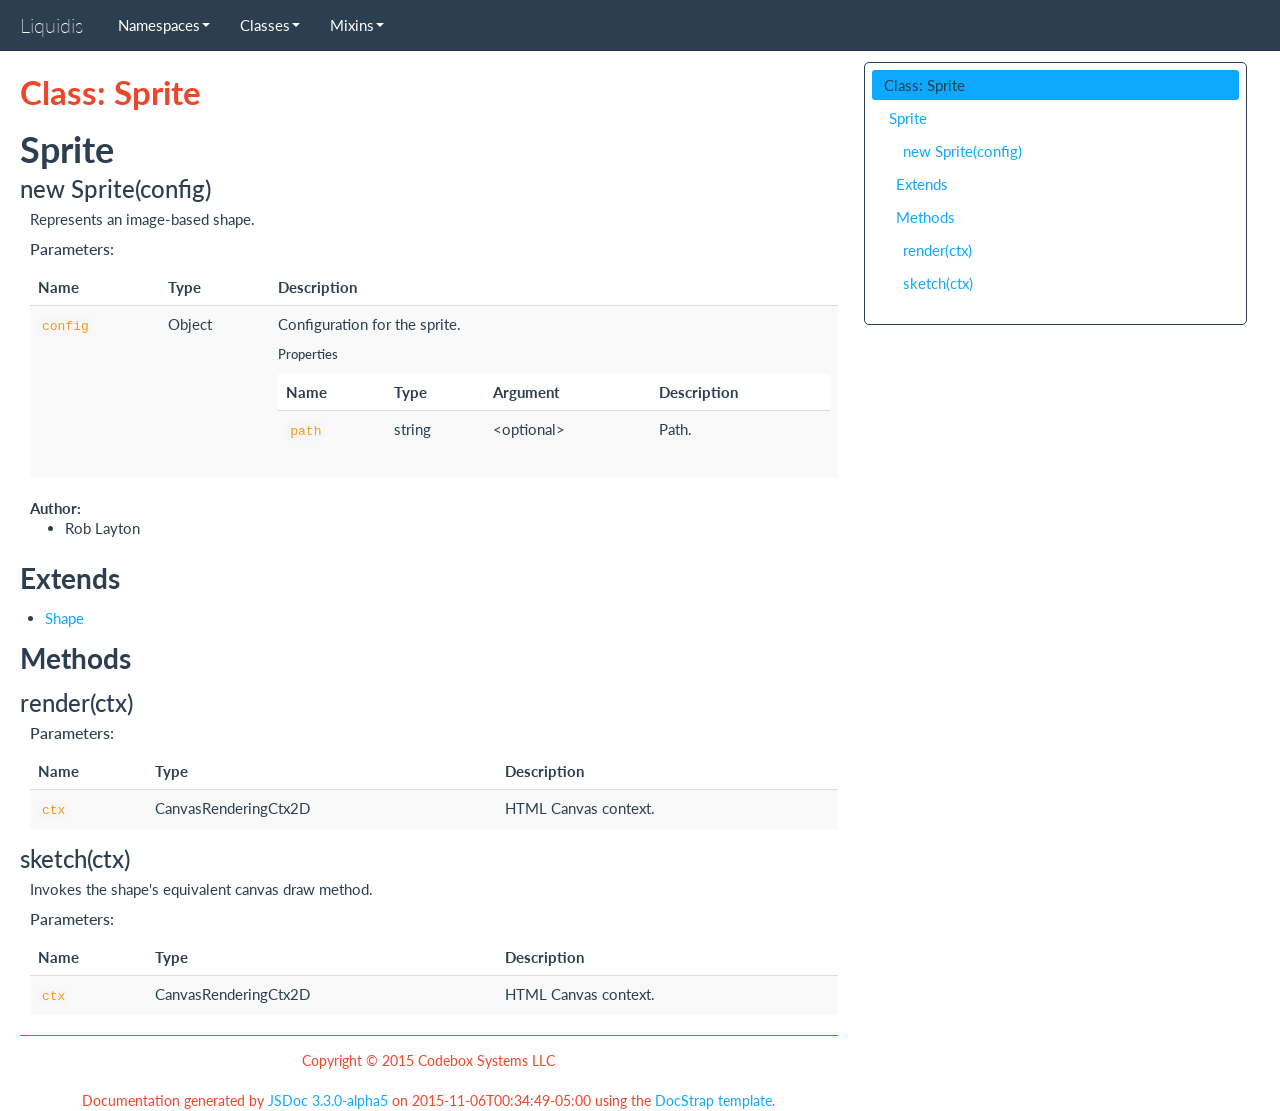
<file: docs/Sprite.html>
<!DOCTYPE html>

<html lang="en">
<head>
	<meta charset="utf-8">
	<title>Liquidis Class: Sprite</title>

	<!--[if lt IE 9]>
	<script src="//html5shiv.googlecode.com/svn/trunk/html5.js"></script>
	<![endif]-->
	<link type="text/css" rel="stylesheet" href="styles/sunlight.default.css">

	<link type="text/css" rel="stylesheet" href="styles/site.codeboxsystems.css">

</head>

<body>
<div class="container-fluid">
	<div class="navbar navbar-fixed-top ">
		<div class="navbar-inner">
			<a class="brand" href="index.html">Liquidis</a>
			<ul class="nav">
				
				<li class="dropdown">
					<a href="namespaces.list.html" class="dropdown-toggle" data-toggle="dropdown">Namespaces<b
						class="caret"></b></a>

					<ul class="dropdown-menu ">
						
						<li>
							<a href="PolygonFactory.html">PolygonFactory</a>
						</li>
						

					</ul>
				</li>
				
				<li class="dropdown">
					<a href="classes.list.html" class="dropdown-toggle" data-toggle="dropdown">Classes<b
						class="caret"></b></a>

					<ul class="dropdown-menu ">
						
						<li>
							<a href="Arrow.html">Arrow</a>
						</li>
						
						<li>
							<a href="Circle.html">Circle</a>
						</li>
						
						<li>
							<a href="Hexagon.html">Hexagon</a>
						</li>
						
						<li>
							<a href="Line.html">Line</a>
						</li>
						
						<li>
							<a href="Polygon.html">Polygon</a>
						</li>
						
						<li>
							<a href="Shape.html">Shape</a>
						</li>
						
						<li>
							<a href="Sprite.html">Sprite</a>
						</li>
						
						<li>
							<a href="Text.html">Text</a>
						</li>
						

					</ul>
				</li>
				
				<li class="dropdown">
					<a href="mixins.list.html" class="dropdown-toggle" data-toggle="dropdown">Mixins<b
						class="caret"></b></a>

					<ul class="dropdown-menu ">
						
						<li>
							<a href="DrawTools.html">DrawTools</a>
						</li>
						

					</ul>
				</li>
				
			</ul>
		</div>
	</div>

	<div class="row-fluid">

		
		<div class="span8">
			
				<div id="main">
					


	<h1 class="page-title">Class: Sprite</h1>
<section>

<header>
    <h2>
    Sprite
    </h2>
    
</header>

<article>
    <div class="container-overview">
    

    
        
<dt>
    <h4 class="name" id="Sprite"><span class="type-signature"></span>new Sprite<span class="signature">(config)</span><span class="type-signature"></span></h4>
    
    
</dt>
<dd>
    
    
    <div class="description">
        Represents an image-based shape.
    </div>
    

    
    
    
    
    
        <h5>Parameters:</h5>
        

<table class="params table table-striped">
    <thead>
	<tr>
		
		<th>Name</th>
		

		<th>Type</th>

		

		

		<th class="last">Description</th>
	</tr>
	</thead>

	<tbody>
	

        <tr>
            
                <td class="name"><code>config</code></td>
            

            <td class="type">
            
                
<span class="param-type">Object</span>


            
            </td>

            

            

            <td class="description last">Configuration for the sprite.
                <h6>Properties</h6>
                

<table class="params table table-striped">
    <thead>
	<tr>
		
		<th>Name</th>
		

		<th>Type</th>

		
		<th>Argument</th>
		

		

		<th class="last">Description</th>
	</tr>
	</thead>

	<tbody>
	

        <tr>
            
                <td class="name"><code>path</code></td>
            

            <td class="type">
            
                
<span class="param-type">string</span>


            
            </td>

            
                <td class="attributes">
                
                    &lt;optional><br>
                

                

                
                </td>
            

            

            <td class="description last">Path.</td>
        </tr>

	
	</tbody>
</table>

            </td>
        </tr>

	
	</tbody>
</table>

    
    
    
<dl class="details">
	

	

	

	

	

	
	<dt class="tag-author">Author:</dt>
	<dd class="tag-author">
		<ul>
			<li>Rob Layton</li>
			</ul>
	</dd>
	

	

	

	



	

	

	

	
</dl>

    
    

    

    
    
    
    
    
    
    
</dd>

    
    </div>

    
        <h3 class="subsection-title">Extends</h3>

        <ul>
            <li><a href="Shape.html">Shape</a></li>
        </ul>
    

    

    

    

    

    

    
        <h3 class="subsection-title">Methods</h3>

        <dl>
            
<dt>
    <h4 class="name" id="render"><span class="type-signature"></span>render<span class="signature">(ctx)</span><span class="type-signature"></span></h4>
    
    
</dt>
<dd>
    
    

    
    
    
    
    
        <h5>Parameters:</h5>
        

<table class="params table table-striped">
    <thead>
	<tr>
		
		<th>Name</th>
		

		<th>Type</th>

		

		

		<th class="last">Description</th>
	</tr>
	</thead>

	<tbody>
	

        <tr>
            
                <td class="name"><code>ctx</code></td>
            

            <td class="type">
            
                
<span class="param-type">CanvasRenderingCtx2D</span>


            
            </td>

            

            

            <td class="description last">HTML Canvas context.</td>
        </tr>

	
	</tbody>
</table>

    
    
    
<dl class="details">
	

	

	

	

	

	

	

	

	



	

	

	

	
</dl>

    
    

    

    
    
    
    
    
    
    
</dd>

        
            
<dt>
    <h4 class="name" id="sketch"><span class="type-signature"></span>sketch<span class="signature">(ctx)</span><span class="type-signature"></span></h4>
    
    
</dt>
<dd>
    
    
    <div class="description">
        Invokes the shape's equivalent canvas draw method.
    </div>
    

    
    
    
    
    
        <h5>Parameters:</h5>
        

<table class="params table table-striped">
    <thead>
	<tr>
		
		<th>Name</th>
		

		<th>Type</th>

		

		

		<th class="last">Description</th>
	</tr>
	</thead>

	<tbody>
	

        <tr>
            
                <td class="name"><code>ctx</code></td>
            

            <td class="type">
            
                
<span class="param-type">CanvasRenderingCtx2D</span>


            
            </td>

            

            

            <td class="description last">HTML Canvas context.</td>
        </tr>

	
	</tbody>
</table>

    
    
    
<dl class="details">
	

	

	

	

	

	

	

	

	



	

	

	

	
</dl>

    
    

    

    
    
    
    
    
    
    
</dd>

        </dl>
    

    

    
</article>

</section>




				</div>

				<div class="clearfix"></div>
				<footer>
					
					
		<span class="copyright">
		Copyright © 2015 Codebox Systems LLC
		</span>
					<br />
					
		<span class="jsdoc-message">
		Documentation generated by <a href="https://github.com/jsdoc3/jsdoc">JSDoc 3.3.0-alpha5</a>
		on 2015-11-06T00:34:49-05:00 using the <a
			href="https://github.com/terryweiss/docstrap">DocStrap template</a>.
		</span>
				</footer>
			</div>

			
			<div class="span3">
				<div id="toc"></div>
			</div>
			
			<br clear="both">
		</div>

	</div>
	<!--<script src="scripts/sunlight.js"></script>-->
	<script src="scripts/docstrap.lib.js"></script>
	<script src="scripts/bootstrap-dropdown.js"></script>
	<script src="scripts/toc.js"></script>

	<script>
		$( function () {
			$( "[id*='$']" ).each( function () {
				var $this = $( this );

				$this.attr( "id", $this.attr( "id" ).replace( "$", "__" ) );
			} );

			$( "#toc" ).toc( {
				anchorName  : function ( i, heading, prefix ) {
					return $( heading ).attr( "id" ) || ( prefix + i );
				},
				selectors   : "h1,h2,h3,h4",
				showAndHide : false,
				scrollTo    : "100px"
			} );

			$( "#toc>ul" ).addClass( "nav nav-pills nav-stacked" );
			$( "#main span[id^='toc']" ).addClass( "toc-shim" );
			$( '.dropdown-toggle' ).dropdown();
//			$( ".tutorial-section pre, .readme-section pre" ).addClass( "sunlight-highlight-javascript" ).addClass( "linenums" );

			$( ".tutorial-section pre, .readme-section pre" ).each( function () {
				var $this = $( this );

				var example = $this.find( "code" );
				exampleText = example.html();
				var lang = /{@lang (.*?)}/.exec( exampleText );
				if ( lang && lang[1] ) {
					exampleText = exampleText.replace( lang[0], "" );
					example.html( exampleText );
					lang = lang[1];
				} else {
					lang = "javascript";
				}

				if ( lang ) {

					$this
						.addClass( "sunlight-highlight-" + lang )
						.addClass( "linenums" )
						.html( example.html() );

				}
			} );

			Sunlight.highlightAll( {
				lineNumbers : true,
				showMenu : true,
				enableDoclinks : true
			} );
		} );
	 </script>



	<!--Navigation and Symbol Display-->
	


	<!--Google Analytics-->
	

</body>
</html>
</file>
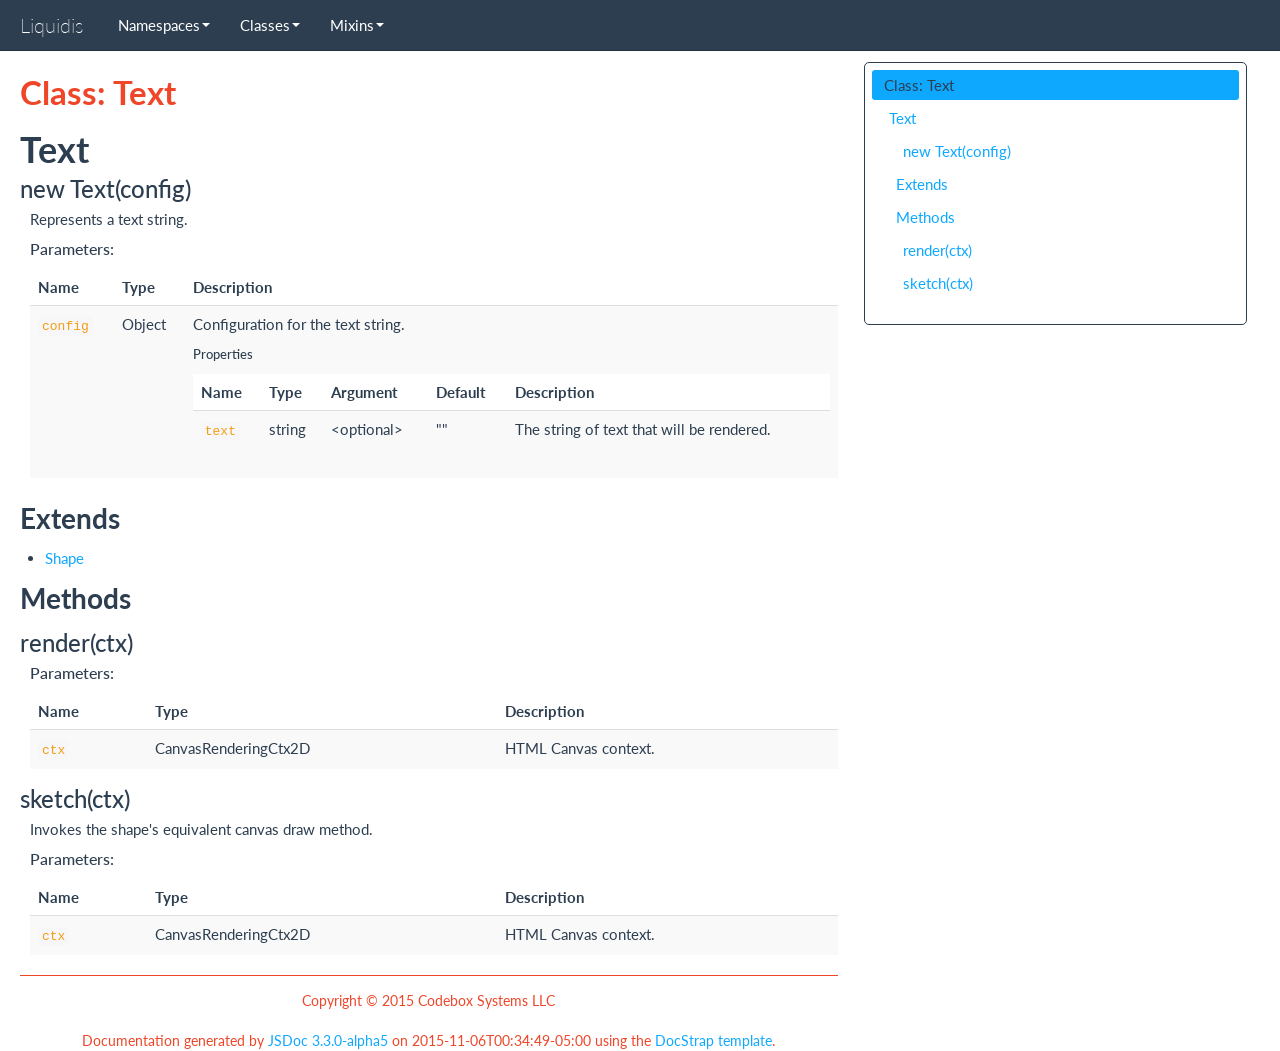
<file: docs/Text.html>
<!DOCTYPE html>

<html lang="en">
<head>
	<meta charset="utf-8">
	<title>Liquidis Class: Text</title>

	<!--[if lt IE 9]>
	<script src="//html5shiv.googlecode.com/svn/trunk/html5.js"></script>
	<![endif]-->
	<link type="text/css" rel="stylesheet" href="styles/sunlight.default.css">

	<link type="text/css" rel="stylesheet" href="styles/site.codeboxsystems.css">

</head>

<body>
<div class="container-fluid">
	<div class="navbar navbar-fixed-top ">
		<div class="navbar-inner">
			<a class="brand" href="index.html">Liquidis</a>
			<ul class="nav">
				
				<li class="dropdown">
					<a href="namespaces.list.html" class="dropdown-toggle" data-toggle="dropdown">Namespaces<b
						class="caret"></b></a>

					<ul class="dropdown-menu ">
						
						<li>
							<a href="PolygonFactory.html">PolygonFactory</a>
						</li>
						

					</ul>
				</li>
				
				<li class="dropdown">
					<a href="classes.list.html" class="dropdown-toggle" data-toggle="dropdown">Classes<b
						class="caret"></b></a>

					<ul class="dropdown-menu ">
						
						<li>
							<a href="Arrow.html">Arrow</a>
						</li>
						
						<li>
							<a href="Circle.html">Circle</a>
						</li>
						
						<li>
							<a href="Hexagon.html">Hexagon</a>
						</li>
						
						<li>
							<a href="Line.html">Line</a>
						</li>
						
						<li>
							<a href="Polygon.html">Polygon</a>
						</li>
						
						<li>
							<a href="Shape.html">Shape</a>
						</li>
						
						<li>
							<a href="Sprite.html">Sprite</a>
						</li>
						
						<li>
							<a href="Text.html">Text</a>
						</li>
						

					</ul>
				</li>
				
				<li class="dropdown">
					<a href="mixins.list.html" class="dropdown-toggle" data-toggle="dropdown">Mixins<b
						class="caret"></b></a>

					<ul class="dropdown-menu ">
						
						<li>
							<a href="DrawTools.html">DrawTools</a>
						</li>
						

					</ul>
				</li>
				
			</ul>
		</div>
	</div>

	<div class="row-fluid">

		
		<div class="span8">
			
				<div id="main">
					


	<h1 class="page-title">Class: Text</h1>
<section>

<header>
    <h2>
    Text
    </h2>
    
</header>

<article>
    <div class="container-overview">
    

    
        
<dt>
    <h4 class="name" id="Text"><span class="type-signature"></span>new Text<span class="signature">(config)</span><span class="type-signature"></span></h4>
    
    
</dt>
<dd>
    
    
    <div class="description">
        Represents a text string.
    </div>
    

    
    
    
    
    
        <h5>Parameters:</h5>
        

<table class="params table table-striped">
    <thead>
	<tr>
		
		<th>Name</th>
		

		<th>Type</th>

		

		

		<th class="last">Description</th>
	</tr>
	</thead>

	<tbody>
	

        <tr>
            
                <td class="name"><code>config</code></td>
            

            <td class="type">
            
                
<span class="param-type">Object</span>


            
            </td>

            

            

            <td class="description last">Configuration for the text string.
                <h6>Properties</h6>
                

<table class="params table table-striped">
    <thead>
	<tr>
		
		<th>Name</th>
		

		<th>Type</th>

		
		<th>Argument</th>
		

		
		<th>Default</th>
		

		<th class="last">Description</th>
	</tr>
	</thead>

	<tbody>
	

        <tr>
            
                <td class="name"><code>text</code></td>
            

            <td class="type">
            
                
<span class="param-type">string</span>


            
            </td>

            
                <td class="attributes">
                
                    &lt;optional><br>
                

                

                
                </td>
            

            
                <td class="default">
                
                    ""
                
                </td>
            

            <td class="description last">The string of text that will be rendered.</td>
        </tr>

	
	</tbody>
</table>

            </td>
        </tr>

	
	</tbody>
</table>

    
    
    
<dl class="details">
	

	

	

	

	

	

	

	

	



	

	

	

	
</dl>

    
    

    

    
    
    
    
    
    
    
</dd>

    
    </div>

    
        <h3 class="subsection-title">Extends</h3>

        <ul>
            <li><a href="Shape.html">Shape</a></li>
        </ul>
    

    

    

    

    

    

    
        <h3 class="subsection-title">Methods</h3>

        <dl>
            
<dt>
    <h4 class="name" id="render"><span class="type-signature"></span>render<span class="signature">(ctx)</span><span class="type-signature"></span></h4>
    
    
</dt>
<dd>
    
    

    
    
    
    
    
        <h5>Parameters:</h5>
        

<table class="params table table-striped">
    <thead>
	<tr>
		
		<th>Name</th>
		

		<th>Type</th>

		

		

		<th class="last">Description</th>
	</tr>
	</thead>

	<tbody>
	

        <tr>
            
                <td class="name"><code>ctx</code></td>
            

            <td class="type">
            
                
<span class="param-type">CanvasRenderingCtx2D</span>


            
            </td>

            

            

            <td class="description last">HTML Canvas context.</td>
        </tr>

	
	</tbody>
</table>

    
    
    
<dl class="details">
	

	

	

	

	

	

	

	

	



	

	

	

	
</dl>

    
    

    

    
    
    
    
    
    
    
</dd>

        
            
<dt>
    <h4 class="name" id="sketch"><span class="type-signature"></span>sketch<span class="signature">(ctx)</span><span class="type-signature"></span></h4>
    
    
</dt>
<dd>
    
    
    <div class="description">
        Invokes the shape's equivalent canvas draw method.
    </div>
    

    
    
    
    
    
        <h5>Parameters:</h5>
        

<table class="params table table-striped">
    <thead>
	<tr>
		
		<th>Name</th>
		

		<th>Type</th>

		

		

		<th class="last">Description</th>
	</tr>
	</thead>

	<tbody>
	

        <tr>
            
                <td class="name"><code>ctx</code></td>
            

            <td class="type">
            
                
<span class="param-type">CanvasRenderingCtx2D</span>


            
            </td>

            

            

            <td class="description last">HTML Canvas context.</td>
        </tr>

	
	</tbody>
</table>

    
    
    
<dl class="details">
	

	

	

	

	

	

	

	

	



	

	

	

	
</dl>

    
    

    

    
    
    
    
    
    
    
</dd>

        </dl>
    

    

    
</article>

</section>




				</div>

				<div class="clearfix"></div>
				<footer>
					
					
		<span class="copyright">
		Copyright © 2015 Codebox Systems LLC
		</span>
					<br />
					
		<span class="jsdoc-message">
		Documentation generated by <a href="https://github.com/jsdoc3/jsdoc">JSDoc 3.3.0-alpha5</a>
		on 2015-11-06T00:34:49-05:00 using the <a
			href="https://github.com/terryweiss/docstrap">DocStrap template</a>.
		</span>
				</footer>
			</div>

			
			<div class="span3">
				<div id="toc"></div>
			</div>
			
			<br clear="both">
		</div>

	</div>
	<!--<script src="scripts/sunlight.js"></script>-->
	<script src="scripts/docstrap.lib.js"></script>
	<script src="scripts/bootstrap-dropdown.js"></script>
	<script src="scripts/toc.js"></script>

	<script>
		$( function () {
			$( "[id*='$']" ).each( function () {
				var $this = $( this );

				$this.attr( "id", $this.attr( "id" ).replace( "$", "__" ) );
			} );

			$( "#toc" ).toc( {
				anchorName  : function ( i, heading, prefix ) {
					return $( heading ).attr( "id" ) || ( prefix + i );
				},
				selectors   : "h1,h2,h3,h4",
				showAndHide : false,
				scrollTo    : "100px"
			} );

			$( "#toc>ul" ).addClass( "nav nav-pills nav-stacked" );
			$( "#main span[id^='toc']" ).addClass( "toc-shim" );
			$( '.dropdown-toggle' ).dropdown();
//			$( ".tutorial-section pre, .readme-section pre" ).addClass( "sunlight-highlight-javascript" ).addClass( "linenums" );

			$( ".tutorial-section pre, .readme-section pre" ).each( function () {
				var $this = $( this );

				var example = $this.find( "code" );
				exampleText = example.html();
				var lang = /{@lang (.*?)}/.exec( exampleText );
				if ( lang && lang[1] ) {
					exampleText = exampleText.replace( lang[0], "" );
					example.html( exampleText );
					lang = lang[1];
				} else {
					lang = "javascript";
				}

				if ( lang ) {

					$this
						.addClass( "sunlight-highlight-" + lang )
						.addClass( "linenums" )
						.html( example.html() );

				}
			} );

			Sunlight.highlightAll( {
				lineNumbers : true,
				showMenu : true,
				enableDoclinks : true
			} );
		} );
	 </script>



	<!--Navigation and Symbol Display-->
	


	<!--Google Analytics-->
	

</body>
</html>
</file>
<file: docs/styles/sunlight.default.css>
/* global styles */
.sunlight-container {
	clear: both !important;
	position: relative !important;
	margin: 10px 0 !important;
}
.sunlight-code-container {
	clear: both !important;
	position: relative !important;
	border: none;
	border-color: #969696 !important;
	background-color: #FFFFFF !important;
}
.sunlight-highlighted, .sunlight-container, .sunlight-container textarea {
	font-family: Consolas, Inconsolata, Monaco, "Courier New" !important;
	font-size: 12px !important;
	line-height: 15px !important;
}
.sunlight-highlighted, .sunlight-container textarea {
	color: #000000 !important;
	margin: 0 !important;
}
.sunlight-container textarea {
	padding-left: 0 !important;
	margin-left: 0 !important;
	margin-right: 0 !important;
	padding-right: 0 !important;
}
.sunlight-code-container > .sunlight-highlighted {
	white-space: pre;
	overflow-x: auto;
	overflow-y: hidden; /* ie requires this wtf? */
}
.sunlight-highlighted {
	z-index: 1;
	position: relative;
}
.sunlight-highlighted * {
	background: transparent;
}
.sunlight-line-number-margin {
	float: left !important;
	margin-right: 5px !important;
	margin-top: 0 !important;
	margin-bottom: 0 !important;
	padding: 0 !important;
	padding-right: 4px !important;
	padding-left: 4px !important;
	border-right: 1px solid #CCCCCC !important;
	background-color: #EEEEEE !important;
	color: #848484 !important;
	text-align: right !important;
	position: relative;
	z-index: 3;
}
.sunlight-highlighted a, .sunlight-line-number-margin a  {
	border: none !important;
	text-decoration: none !important;
	font-weight: normal !important;
	font-style: normal !important;
	padding: 0 !important;
}
.sunlight-line-number-margin a {
	color: inherit !important;
}
.sunlight-line-highlight-overlay {
	position: absolute;
	top: 0;
	left: 0;
	width: 100%;
	z-index: 0;
}
.sunlight-line-highlight-overlay div {
	height: 15px;
	width: 100%;
}
.sunlight-line-highlight-overlay .sunlight-line-highlight-active {
	background-color: #E7FCFA;
}

/* menu */
.sunlight-menu {
	background-color: #FFFFCC;
	color: #000000;
}
.sunlight-menu ul {
	margin: 0 !important;
	padding: 0 !important;
	list-style-type: none !important;
}
.sunlight-menu li {
	float: right !important;
	margin-left: 5px !important;
}
.sunlight-menu a, .sunlight-menu img {
	color: #000099 !important;
	text-decoration: none !important;
	border: none !important;
}




.sunlight-string,
.sunlight-char,
.sunlight-heredoc,
.sunlight-heredocDeclaration,
.sunlight-nowdoc,
.sunlight-longString,
.sunlight-rawString,
.sunlight-binaryString,
.sunlight-rawLongString,
.sunlight-binaryLongString,
.sunlight-verbatimString,
.sunlight-diff .sunlight-removed {
	color: #990000 !important;
}

.sunlight-ident,
.sunlight-operator,
.sunlight-punctuation,
.sunlight-delimiter,
.sunlight-diff .sunlight-unchanged {
	color: #000000 !important;
}

.sunlight-comment,
.sunlight-xmlDocCommentContent,
.sunlight-nginx .sunlight-ssiCommand,
.sunlight-sln .sunlight-formatDeclaration,
.sunlight-diff .sunlight-added {
	color: #009900 !important;
}
.sunlight-number,
.sunlight-guid,
.sunlight-cdata {
	color: #CC6600 !important;
}

.sunlight-named-ident,
.sunlight-constant,
.sunlight-javascript .sunlight-globalVariable,
.sunlight-globalObject,
.sunlight-python .sunlight-attribute,
.sunlight-nginx .sunlight-context,
.sunlight-httpd .sunlight-context,
.sunlight-haskell .sunlight-class,
.sunlight-haskell .sunlight-type,
.sunlight-lisp .sunlight-declarationSpecifier,
.sunlight-erlang .sunlight-userDefinedFunction,
.sunlight-diff .sunlight-header {
	color: #2B91AF !important;
}
.sunlight-keyword,
.sunlight-languageConstruct,
.sunlight-css
.sunlight-element,
.sunlight-bash .sunlight-command,
.sunlight-specialOperator,
.sunlight-erlang .sunlight-moduleAttribute,
.sunlight-xml .sunlight-tagName,
.sunlight-xml .sunlight-operator,
.sunlight-diff .sunlight-modified {
	color: #0000FF !important;
}
.sunlight-shortOpenTag,
.sunlight-openTag,
.sunlight-closeTag,
.sunlight-xmlOpenTag,
.sunlight-xmlCloseTag,
.sunlight-aspOpenTag,
.sunlight-aspCloseTag,
.sunlight-label,
.sunlight-css .sunlight-importantFlag {
	background-color: #FFFF99 !important;
	color: #000000 !important;
}
.sunlight-function,
.sunlight-globalFunction,
.sunlight-ruby .sunlight-specialFunction,
.sunlight-objective-c .sunlight-messageDestination,
.sunlight-6502asm .sunlight-illegalOpcode,
.sunlight-powershell .sunlight-switch,
.sunlight-lisp .sunlight-macro,
.sunlight-lisp .sunlight-specialForm,
.sunlight-lisp .sunlight-type,
.sunlight-sln .sunlight-sectionName,
.sunlight-diff .sunlight-rangeInfo {
	color: #B069AF !important;
}

.sunlight-variable,
.sunlight-specialVariable,
.sunlight-environmentVariable,
.sunlight-objective-c .sunlight-messageArgumentName,
.sunlight-lisp .sunlight-globalVariable,
.sunlight-ruby .sunlight-globalVariable,
.sunlight-ruby .sunlight-instanceVariable,
.sunlight-sln .sunlight-operator {
	color: #325484 !important;
}
.sunlight-regexLiteral,
.sunlight-lisp .sunlight-operator,
.sunlight-6502asm .sunlight-pseudoOp,
.sunlight-erlang .sunlight-macro {
	color: #FF00B2 !important;
}
.sunlight-specialVariable {
	font-style: italic !important;
	font-weight: bold !important;
}
.sunlight-csharp .sunlight-pragma,
.sunlight-preprocessorDirective,
.sunlight-vb .sunlight-compilerDirective,
.sunlight-diff .sunlight-mergeHeader,
.sunlight-diff .sunlight-noNewLine {
	color: #999999 !important;
	font-style: italic !important;
}
.sunlight-xmlDocCommentMeta,
.sunlight-java .sunlight-annotation,
.sunlight-scala .sunlight-annotation,
.sunlight-docComment {
	color: #808080 !important;
}
.sunlight-quotedIdent,
.sunlight-ruby .sunlight-subshellCommand,
.sunlight-lisp .sunlight-keywordArgument,
.sunlight-haskell .sunlight-infixOperator,
.sunlight-erlang .sunlight-quotedAtom {
	color: #999900 !important;
}



/* xml */
.sunlight-xml .sunlight-string {
	color: #990099 !important;
}
.sunlight-xml .sunlight-attribute {
	color: #FF0000 !important;
}
.sunlight-xml .sunlight-entity {
	background-color: #EEEEEE !important;
	color: #000000 !important;
	border: 1px solid #000000 !important;
}
.sunlight-xml .sunlight-doctype {
	color: #2B91AF !important;
}

/* javascript */
.sunlight-javascript .sunlight-reservedWord {
	font-style: italic !important;
}

/* css */
.sunlight-css .sunlight-microsoftFilterPrefix {
	color: #FF00FF !important;
}
.sunlight-css .sunlight-rule {
	color: #0099FF !important;
}
.sunlight-css .sunlight-keyword {
	color: #4E65B8 !important;
}
.sunlight-css .sunlight-class {
	color: #FF0000 !important;
}
.sunlight-css .sunlight-id {
	color: #8A8E13 !important;
}
.sunlight-css .sunlight-pseudoClass,
.sunlight-css .sunlight-pseudoElement {
	color: #368B87 !important;
}

/* bash */
.sunlight-bash .sunlight-hashBang {
	color: #3D97F5 !important;
}
.sunlight-bash .sunlight-verbatimCommand {
	color: #999900 !important;
}
.sunlight-bash .sunlight-variable,
.sunlight-bash .sunlight-specialVariable {
	color: #FF0000 !important;
}

/* python */
.sunlight-python .sunlight-specialMethod {
	font-weight: bold !important;
	color: #A07DD3;
}

/* ruby */
.sunlight-ruby .sunlight-symbol {
	font-weight: bold !important;
	color: #ED7272 !important;
}

/* brainfuck */
.sunlight-brainfuck {
	font-weight: bold !important;
	color: #000000 !important;
}
.sunlight-brainfuck .sunlight-increment {
	background-color: #FF9900 !important;
}
.sunlight-brainfuck .sunlight-decrement {
	background-color: #FF99FF !important;
}
.sunlight-brainfuck .sunlight-incrementPointer {
	background-color: #FFFF99 !important;
}
.sunlight-brainfuck .sunlight-decrementPointer {
	background-color: #66CCFF !important;
}
.sunlight-brainfuck .sunlight-read {
	background-color: #FFFFFF !important;
}
.sunlight-brainfuck .sunlight-write {
	background-color: #99FF99 !important;
}
.sunlight-brainfuck .sunlight-openLoop, .sunlight-brainfuck .sunlight-closeLoop {
	background-color: #FFFFFF !important;
}

/* 6502 asm */
.sunlight-6502asm .sunlight-label {
	font-weight: bold !important;
	color: #000000 !important;
	background: none !important;
}

/* lisp */
.sunlight-lisp .sunlight-macro {
	font-style: italic !important;
}

/* erlang */
.sunlight-erlang .sunlight-atom {
	font-weight: bold !important;
}
</file>
<file: docs/styles/site.codeboxsystems.css>
@import url("fred://fonts.googleapis.com/css?family=Lato:400,700,900,400italic");
/*!
 * Bootstrap v2.3.2
 *
 * Copyright 2013 Twitter, Inc
 * Licensed under the Apache License v2.0
 * http://www.apache.org/licenses/LICENSE-2.0
 *
 * Designed and built with all the love in the world by @mdo and @fat.
 */
.clearfix {
  *zoom: 1;
}
.clearfix:before,
.clearfix:after {
  display: table;
  content: "";
  line-height: 0;
}
.clearfix:after {
  clear: both;
}
.hide-text {
  font: 0/0 a;
  color: transparent;
  text-shadow: none;
  background-color: transparent;
  border: 0;
}
.input-block-level {
  display: block;
  width: 100%;
  min-height: 30px;
  -webkit-box-sizing: border-box;
  -moz-box-sizing: border-box;
  box-sizing: border-box;
}
article,
aside,
details,
figcaption,
figure,
footer,
header,
hgroup,
nav,
section {
  display: block;
}
audio,
canvas,
video {
  display: inline-block;
  *display: inline;
  *zoom: 1;
}
audio:not([controls]) {
  display: none;
}
html {
  font-size: 100%;
  -webkit-text-size-adjust: 100%;
  -ms-text-size-adjust: 100%;
}
a:focus {
  outline: thin dotted #333;
  outline: 5px auto -webkit-focus-ring-color;
  outline-offset: -2px;
}
a:hover,
a:active {
  outline: 0;
}
sub,
sup {
  position: relative;
  font-size: 75%;
  line-height: 0;
  vertical-align: baseline;
}
sup {
  top: -0.5em;
}
sub {
  bottom: -0.25em;
}
img {
  /* Responsive images (ensure images don't scale beyond their parents) */

  max-width: 100%;
  /* Part 1: Set a maxium relative to the parent */

  width: auto\9;
  /* IE7-8 need help adjusting responsive images */

  height: auto;
  /* Part 2: Scale the height according to the width, otherwise you get stretching */

  vertical-align: middle;
  border: 0;
  -ms-interpolation-mode: bicubic;
}
#map_canvas img,
.google-maps img {
  max-width: none;
}
button,
input,
select,
textarea {
  margin: 0;
  font-size: 100%;
  vertical-align: middle;
}
button,
input {
  *overflow: visible;
  line-height: normal;
}
button::-moz-focus-inner,
input::-moz-focus-inner {
  padding: 0;
  border: 0;
}
button,
html input[type="button"],
input[type="reset"],
input[type="submit"] {
  -webkit-appearance: button;
  cursor: pointer;
}
label,
select,
button,
input[type="button"],
input[type="reset"],
input[type="submit"],
input[type="radio"],
input[type="checkbox"] {
  cursor: pointer;
}
input[type="search"] {
  -webkit-box-sizing: content-box;
  -moz-box-sizing: content-box;
  box-sizing: content-box;
  -webkit-appearance: textfield;
}
input[type="search"]::-webkit-search-decoration,
input[type="search"]::-webkit-search-cancel-button {
  -webkit-appearance: none;
}
textarea {
  overflow: auto;
  vertical-align: top;
}
@media print {
  * {
    text-shadow: none !important;
    color: #000 !important;
    background: transparent !important;
    box-shadow: none !important;
  }
  a,
  a:visited {
    text-decoration: underline;
  }
  a[href]:after {
    content: " (" attr(href) ")";
  }
  abbr[title]:after {
    content: " (" attr(title) ")";
  }
  .ir a:after,
  a[href^="javascript:"]:after,
  a[href^="#"]:after {
    content: "";
  }
  pre,
  blockquote {
    border: 1px solid #999;
    page-break-inside: avoid;
  }
  thead {
    display: table-header-group;
  }
  tr,
  img {
    page-break-inside: avoid;
  }
  img {
    max-width: 100% !important;
  }
  @page  {
    margin: 0.5cm;
  }
  p,
  h2,
  h3 {
    orphans: 3;
    widows: 3;
  }
  h2,
  h3 {
    page-break-after: avoid;
  }
}
body {
  margin: 0;
  font-family: "Lato", "Helvetica Neue", Helvetica, Arial, sans-serif;
  font-size: 15px;
  line-height: 20px;
  color: #2c3e50;
  background-color: #ffffff;
}
a {
  color: #0EA8FF;
  text-decoration: none;
}
a:hover,
a:focus {
  color: #0EA8FF;
  text-decoration: underline;
}
.img-rounded {
  -webkit-border-radius: 6px;
  -moz-border-radius: 6px;
  border-radius: 6px;
}
.img-polaroid {
  padding: 4px;
  background-color: #fff;
  border: 1px solid #ccc;
  border: 1px solid rgba(0, 0, 0, 0.2);
  -webkit-box-shadow: 0 1px 3px rgba(0, 0, 0, 0.1);
  -moz-box-shadow: 0 1px 3px rgba(0, 0, 0, 0.1);
  box-shadow: 0 1px 3px rgba(0, 0, 0, 0.1);
}
.img-circle {
  -webkit-border-radius: 500px;
  -moz-border-radius: 500px;
  border-radius: 500px;
}
.row {
  margin-left: -20px;
  *zoom: 1;
}
.row:before,
.row:after {
  display: table;
  content: "";
  line-height: 0;
}
.row:after {
  clear: both;
}
[class*="span"] {
  float: left;
  min-height: 1px;
  margin-left: 20px;
}
.container,
.navbar-static-top .container,
.navbar-fixed-top .container,
.navbar-fixed-bottom .container {
  width: 940px;
}
.span12 {
  width: 940px;
}
.span11 {
  width: 860px;
}
.span10 {
  width: 780px;
}
.span9 {
  width: 700px;
}
.span8 {
  width: 620px;
}
.span7 {
  width: 540px;
}
.span6 {
  width: 460px;
}
.span5 {
  width: 380px;
}
.span4 {
  width: 300px;
}
.span3 {
  width: 220px;
}
.span2 {
  width: 140px;
}
.span1 {
  width: 60px;
}
.offset12 {
  margin-left: 980px;
}
.offset11 {
  margin-left: 900px;
}
.offset10 {
  margin-left: 820px;
}
.offset9 {
  margin-left: 740px;
}
.offset8 {
  margin-left: 660px;
}
.offset7 {
  margin-left: 580px;
}
.offset6 {
  margin-left: 500px;
}
.offset5 {
  margin-left: 420px;
}
.offset4 {
  margin-left: 340px;
}
.offset3 {
  margin-left: 260px;
}
.offset2 {
  margin-left: 180px;
}
.offset1 {
  margin-left: 100px;
}
.row-fluid {
  width: 100%;
  *zoom: 1;
}
.row-fluid:before,
.row-fluid:after {
  display: table;
  content: "";
  line-height: 0;
}
.row-fluid:after {
  clear: both;
}
.row-fluid [class*="span"] {
  display: block;
  width: 100%;
  min-height: 30px;
  -webkit-box-sizing: border-box;
  -moz-box-sizing: border-box;
  box-sizing: border-box;
  float: left;
  margin-left: 2.127659574468085%;
  *margin-left: 2.074468085106383%;
}
.row-fluid [class*="span"]:first-child {
  margin-left: 0;
}
.row-fluid .controls-row [class*="span"] + [class*="span"] {
  margin-left: 2.127659574468085%;
}
.row-fluid .span12 {
  width: 100%;
  *width: 99.94680851063829%;
}
.row-fluid .span11 {
  width: 91.48936170212765%;
  *width: 91.43617021276594%;
}
.row-fluid .span10 {
  width: 82.97872340425532%;
  *width: 82.92553191489361%;
}
.row-fluid .span9 {
  width: 74.46808510638297%;
  *width: 74.41489361702126%;
}
.row-fluid .span8 {
  width: 65.95744680851064%;
  *width: 65.90425531914893%;
}
.row-fluid .span7 {
  width: 57.44680851063829%;
  *width: 57.39361702127659%;
}
.row-fluid .span6 {
  width: 48.93617021276595%;
  *width: 48.88297872340425%;
}
.row-fluid .span5 {
  width: 40.42553191489362%;
  *width: 40.37234042553192%;
}
.row-fluid .span4 {
  width: 31.914893617021278%;
  *width: 31.861702127659576%;
}
.row-fluid .span3 {
  width: 23.404255319148934%;
  *width: 23.351063829787233%;
}
.row-fluid .span2 {
  width: 14.893617021276595%;
  *width: 14.840425531914894%;
}
.row-fluid .span1 {
  width: 6.382978723404255%;
  *width: 6.329787234042553%;
}
.row-fluid .offset12 {
  margin-left: 104.25531914893617%;
  *margin-left: 104.14893617021275%;
}
.row-fluid .offset12:first-child {
  margin-left: 102.12765957446808%;
  *margin-left: 102.02127659574467%;
}
.row-fluid .offset11 {
  margin-left: 95.74468085106382%;
  *margin-left: 95.6382978723404%;
}
.row-fluid .offset11:first-child {
  margin-left: 93.61702127659574%;
  *margin-left: 93.51063829787232%;
}
.row-fluid .offset10 {
  margin-left: 87.23404255319149%;
  *margin-left: 87.12765957446807%;
}
.row-fluid .offset10:first-child {
  margin-left: 85.1063829787234%;
  *margin-left: 84.99999999999999%;
}
.row-fluid .offset9 {
  margin-left: 78.72340425531914%;
  *margin-left: 78.61702127659572%;
}
.row-fluid .offset9:first-child {
  margin-left: 76.59574468085106%;
  *margin-left: 76.48936170212764%;
}
.row-fluid .offset8 {
  margin-left: 70.2127659574468%;
  *margin-left: 70.10638297872339%;
}
.row-fluid .offset8:first-child {
  margin-left: 68.08510638297872%;
  *margin-left: 67.9787234042553%;
}
.row-fluid .offset7 {
  margin-left: 61.70212765957446%;
  *margin-left: 61.59574468085106%;
}
.row-fluid .offset7:first-child {
  margin-left: 59.574468085106375%;
  *margin-left: 59.46808510638297%;
}
.row-fluid .offset6 {
  margin-left: 53.191489361702125%;
  *margin-left: 53.085106382978715%;
}
.row-fluid .offset6:first-child {
  margin-left: 51.063829787234035%;
  *margin-left: 50.95744680851063%;
}
.row-fluid .offset5 {
  margin-left: 44.68085106382979%;
  *margin-left: 44.57446808510638%;
}
.row-fluid .offset5:first-child {
  margin-left: 42.5531914893617%;
  *margin-left: 42.4468085106383%;
}
.row-fluid .offset4 {
  margin-left: 36.170212765957444%;
  *margin-left: 36.06382978723405%;
}
.row-fluid .offset4:first-child {
  margin-left: 34.04255319148936%;
  *margin-left: 33.93617021276596%;
}
.row-fluid .offset3 {
  margin-left: 27.659574468085104%;
  *margin-left: 27.5531914893617%;
}
.row-fluid .offset3:first-child {
  margin-left: 25.53191489361702%;
  *margin-left: 25.425531914893618%;
}
.row-fluid .offset2 {
  margin-left: 19.148936170212764%;
  *margin-left: 19.04255319148936%;
}
.row-fluid .offset2:first-child {
  margin-left: 17.02127659574468%;
  *margin-left: 16.914893617021278%;
}
.row-fluid .offset1 {
  margin-left: 10.638297872340425%;
  *margin-left: 10.53191489361702%;
}
.row-fluid .offset1:first-child {
  margin-left: 8.51063829787234%;
  *margin-left: 8.404255319148938%;
}
[class*="span"].hide,
.row-fluid [class*="span"].hide {
  display: none;
}
[class*="span"].pull-right,
.row-fluid [class*="span"].pull-right {
  float: right;
}
.container {
  margin-right: auto;
  margin-left: auto;
  *zoom: 1;
}
.container:before,
.container:after {
  display: table;
  content: "";
  line-height: 0;
}
.container:after {
  clear: both;
}
.container-fluid {
  padding-right: 20px;
  padding-left: 20px;
  *zoom: 1;
}
.container-fluid:before,
.container-fluid:after {
  display: table;
  content: "";
  line-height: 0;
}
.container-fluid:after {
  clear: both;
}
p {
  margin: 0 0 10px;
}
.lead {
  margin-bottom: 20px;
  font-size: 22.5px;
  font-weight: 200;
  line-height: 30px;
}
small {
  font-size: 85%;
}
strong {
  font-weight: bold;
}
em {
  font-style: italic;
}
cite {
  font-style: normal;
}
.muted {
  color: #b4bcc2;
}
a.muted:hover,
a.muted:focus {
  color: #98a3ab;
}
.text-warning {
  color: #e6bb0d;
}
a.text-warning:hover,
a.text-warning:focus {
  color: #b6940a;
}
.text-error {
  color: #e74c3c;
}
a.text-error:hover,
a.text-error:focus {
  color: #d62c1a;
}
.text-info {
  color: #3498db;
}
a.text-info:hover,
a.text-info:focus {
  color: #217dbb;
}
.text-success {
  color: #EF4629;
}
a.text-success:hover,
a.text-success:focus {
  color: #128f76;
}
.text-left {
  text-align: left;
}
.text-right {
  text-align: right;
}
.text-center {
  text-align: center;
}
h1,
h2,
h3,
h4,
h5,
h6 {
  margin: 10px 0;
  font-family: inherit;
  font-weight: bold;
  line-height: 20px;
  color: inherit;
  text-rendering: optimizelegibility;
}
h1 small,
h2 small,
h3 small,
h4 small,
h5 small,
h6 small {
  font-weight: normal;
  line-height: 1;
  color: #b4bcc2;
}
h1,
h2,
h3 {
  line-height: 40px;
}
h1 {
  font-size: 41.25px;
}
h2 {
  font-size: 33.75px;
}
h3 {
  font-size: 26.25px;
}
h4 {
  font-size: 18.75px;
}
h5 {
  font-size: 15px;
}
h6 {
  font-size: 12.75px;
}
h1 small {
  font-size: 26.25px;
}
h2 small {
  font-size: 18.75px;
}
h3 small {
  font-size: 15px;
}
h4 small {
  font-size: 15px;
}
.page-header {
  padding-bottom: 9px;
  margin: 20px 0 30px;
  border-bottom: 1px solid #ecf0f1;
}
ul,
ol {
  padding: 0;
  margin: 0 0 10px 25px;
}
ul ul,
ul ol,
ol ol,
ol ul {
  margin-bottom: 0;
}
li {
  line-height: 20px;
}
ul.unstyled,
ol.unstyled {
  margin-left: 0;
  list-style: none;
}
ul.inline,
ol.inline {
  margin-left: 0;
  list-style: none;
}
ul.inline > li,
ol.inline > li {
  display: inline-block;
  *display: inline;
  /* IE7 inline-block hack */

  *zoom: 1;
  padding-left: 5px;
  padding-right: 5px;
}
dl {
  margin-bottom: 20px;
}
dt,
dd {
  line-height: 20px;
}
dt {
  font-weight: bold;
}
dd {
  margin-left: 10px;
}
.dl-horizontal {
  *zoom: 1;
}
.dl-horizontal:before,
.dl-horizontal:after {
  display: table;
  content: "";
  line-height: 0;
}
.dl-horizontal:after {
  clear: both;
}
.dl-horizontal dt {
  float: left;
  width: 160px;
  clear: left;
  text-align: right;
  overflow: hidden;
  text-overflow: ellipsis;
  white-space: nowrap;
}
.dl-horizontal dd {
  margin-left: 180px;
}
hr {
  margin: 20px 0;
  border: 0;
  border-top: 1px solid #ecf0f1;
  border-bottom: 1px solid #ffffff;
}
abbr[title],
abbr[data-original-title] {
  cursor: help;
  border-bottom: 1px dotted #b4bcc2;
}
abbr.initialism {
  font-size: 90%;
  text-transform: uppercase;
}
blockquote {
  padding: 0 0 0 15px;
  margin: 0 0 20px;
  border-left: 5px solid #ecf0f1;
}
blockquote p {
  margin-bottom: 0;
  font-size: 18.75px;
  font-weight: 300;
  line-height: 1.25;
}
blockquote small {
  display: block;
  line-height: 20px;
  color: #b4bcc2;
}
blockquote small:before {
  content: '\2014 \00A0';
}
blockquote.pull-right {
  float: right;
  padding-right: 15px;
  padding-left: 0;
  border-right: 5px solid #ecf0f1;
  border-left: 0;
}
blockquote.pull-right p,
blockquote.pull-right small {
  text-align: right;
}
blockquote.pull-right small:before {
  content: '';
}
blockquote.pull-right small:after {
  content: '\00A0 \2014';
}
q:before,
q:after,
blockquote:before,
blockquote:after {
  content: "";
}
address {
  display: block;
  margin-bottom: 20px;
  font-style: normal;
  line-height: 20px;
}
code,
pre {
  padding: 0 3px 2px;
  font-family: Monaco, Menlo, Consolas, "Courier New", monospace;
  font-size: 13px;
  color: #7b8a8b;
  -webkit-border-radius: 3px;
  -moz-border-radius: 3px;
  border-radius: 3px;
}
code {
  padding: 2px 4px;
  color: #d14;
  background-color: #f7f7f9;
  border: 1px solid #e1e1e8;
  white-space: nowrap;
}
pre {
  display: block;
  padding: 9.5px;
  margin: 0 0 10px;
  font-size: 14px;
  line-height: 20px;
  word-break: break-all;
  word-wrap: break-word;
  white-space: pre;
  white-space: pre-wrap;
  background-color: #f5f5f5;
  border: 1px solid #ccc;
  border: 1px solid rgba(0, 0, 0, 0.15);
  -webkit-border-radius: 6px;
  -moz-border-radius: 6px;
  border-radius: 6px;
}
pre.prettyprint {
  margin-bottom: 20px;
}
pre code {
  padding: 0;
  color: inherit;
  white-space: pre;
  white-space: pre-wrap;
  background-color: transparent;
  border: 0;
}
.pre-scrollable {
  max-height: 340px;
  overflow-y: scroll;
}
form {
  margin: 0 0 20px;
}
fieldset {
  padding: 0;
  margin: 0;
  border: 0;
}
legend {
  display: block;
  width: 100%;
  padding: 0;
  margin-bottom: 20px;
  font-size: 22.5px;
  line-height: 40px;
  color: #7b8a8b;
  border: 0;
  border-bottom: 1px solid #e5e5e5;
}
legend small {
  font-size: 15px;
  color: #b4bcc2;
}
label,
input,
button,
select,
textarea {
  font-size: 15px;
  font-weight: normal;
  line-height: 20px;
}
input,
button,
select,
textarea {
  font-family: "Lato", "Helvetica Neue", Helvetica, Arial, sans-serif;
}
label {
  display: block;
  margin-bottom: 5px;
}
select,
textarea,
input[type="text"],
input[type="password"],
input[type="datetime"],
input[type="datetime-local"],
input[type="date"],
input[type="month"],
input[type="time"],
input[type="week"],
input[type="number"],
input[type="email"],
input[type="url"],
input[type="search"],
input[type="tel"],
input[type="color"],
.uneditable-input {
  display: inline-block;
  height: 20px;
  padding: 4px 6px;
  margin-bottom: 10px;
  font-size: 15px;
  line-height: 20px;
  color: #95a5a6;
  -webkit-border-radius: 6px;
  -moz-border-radius: 6px;
  border-radius: 6px;
  vertical-align: middle;
}
input,
textarea,
.uneditable-input {
  width: 206px;
}
textarea {
  height: auto;
}
textarea,
input[type="text"],
input[type="password"],
input[type="datetime"],
input[type="datetime-local"],
input[type="date"],
input[type="month"],
input[type="time"],
input[type="week"],
input[type="number"],
input[type="email"],
input[type="url"],
input[type="search"],
input[type="tel"],
input[type="color"],
.uneditable-input {
  background-color: #ffffff;
  border: 1px solid #dce4ec;
  -webkit-box-shadow: inset 0 1px 1px rgba(0, 0, 0, 0.075);
  -moz-box-shadow: inset 0 1px 1px rgba(0, 0, 0, 0.075);
  box-shadow: inset 0 1px 1px rgba(0, 0, 0, 0.075);
  -webkit-transition: border linear .2s, box-shadow linear .2s;
  -moz-transition: border linear .2s, box-shadow linear .2s;
  -o-transition: border linear .2s, box-shadow linear .2s;
  transition: border linear .2s, box-shadow linear .2s;
}
textarea:focus,
input[type="text"]:focus,
input[type="password"]:focus,
input[type="datetime"]:focus,
input[type="datetime-local"]:focus,
input[type="date"]:focus,
input[type="month"]:focus,
input[type="time"]:focus,
input[type="week"]:focus,
input[type="number"]:focus,
input[type="email"]:focus,
input[type="url"]:focus,
input[type="search"]:focus,
input[type="tel"]:focus,
input[type="color"]:focus,
.uneditable-input:focus {
  border-color: rgba(82, 168, 236, 0.8);
  outline: 0;
  outline: thin dotted \9;
  /* IE6-9 */

  -webkit-box-shadow: inset 0 1px 1px rgba(0,0,0,.075), 0 0 8px rgba(82,168,236,.6);
  -moz-box-shadow: inset 0 1px 1px rgba(0,0,0,.075), 0 0 8px rgba(82,168,236,.6);
  box-shadow: inset 0 1px 1px rgba(0,0,0,.075), 0 0 8px rgba(82,168,236,.6);
}
input[type="radio"],
input[type="checkbox"] {
  margin: 4px 0 0;
  *margin-top: 0;
  /* IE7 */

  margin-top: 1px \9;
  /* IE8-9 */

  line-height: normal;
}
input[type="file"],
input[type="image"],
input[type="submit"],
input[type="reset"],
input[type="button"],
input[type="radio"],
input[type="checkbox"] {
  width: auto;
}
select,
input[type="file"] {
  height: 30px;
  /* In IE7, the height of the select element cannot be changed by height, only font-size */

  *margin-top: 4px;
  /* For IE7, add top margin to align select with labels */

  line-height: 30px;
}
select {
  width: 220px;
  border: 1px solid #dce4ec;
  background-color: #ffffff;
}
select[multiple],
select[size] {
  height: auto;
}
select:focus,
input[type="file"]:focus,
input[type="radio"]:focus,
input[type="checkbox"]:focus {
  outline: thin dotted #333;
  outline: 5px auto -webkit-focus-ring-color;
  outline-offset: -2px;
}
.uneditable-input,
.uneditable-textarea {
  color: #b4bcc2;
  background-color: #fcfcfc;
  border-color: #dce4ec;
  -webkit-box-shadow: inset 0 1px 2px rgba(0, 0, 0, 0.025);
  -moz-box-shadow: inset 0 1px 2px rgba(0, 0, 0, 0.025);
  box-shadow: inset 0 1px 2px rgba(0, 0, 0, 0.025);
  cursor: not-allowed;
}
.uneditable-input {
  overflow: hidden;
  white-space: nowrap;
}
.uneditable-textarea {
  width: auto;
  height: auto;
}
input:-moz-placeholder,
textarea:-moz-placeholder {
  color: #b4bcc2;
}
input:-ms-input-placeholder,
textarea:-ms-input-placeholder {
  color: #b4bcc2;
}
input::-webkit-input-placeholder,
textarea::-webkit-input-placeholder {
  color: #b4bcc2;
}
.radio,
.checkbox {
  min-height: 20px;
  padding-left: 20px;
}
.radio input[type="radio"],
.checkbox input[type="checkbox"] {
  float: left;
  margin-left: -20px;
}
.controls > .radio:first-child,
.controls > .checkbox:first-child {
  padding-top: 5px;
}
.radio.inline,
.checkbox.inline {
  display: inline-block;
  padding-top: 5px;
  margin-bottom: 0;
  vertical-align: middle;
}
.radio.inline + .radio.inline,
.checkbox.inline + .checkbox.inline {
  margin-left: 10px;
}
.input-mini {
  width: 60px;
}
.input-small {
  width: 90px;
}
.input-medium {
  width: 150px;
}
.input-large {
  width: 210px;
}
.input-xlarge {
  width: 270px;
}
.input-xxlarge {
  width: 530px;
}
input[class*="span"],
select[class*="span"],
textarea[class*="span"],
.uneditable-input[class*="span"],
.row-fluid input[class*="span"],
.row-fluid select[class*="span"],
.row-fluid textarea[class*="span"],
.row-fluid .uneditable-input[class*="span"] {
  float: none;
  margin-left: 0;
}
.input-append input[class*="span"],
.input-append .uneditable-input[class*="span"],
.input-prepend input[class*="span"],
.input-prepend .uneditable-input[class*="span"],
.row-fluid input[class*="span"],
.row-fluid select[class*="span"],
.row-fluid textarea[class*="span"],
.row-fluid .uneditable-input[class*="span"],
.row-fluid .input-prepend [class*="span"],
.row-fluid .input-append [class*="span"] {
  display: inline-block;
}
input,
textarea,
.uneditable-input {
  margin-left: 0;
}
.controls-row [class*="span"] + [class*="span"] {
  margin-left: 20px;
}
input.span12,
textarea.span12,
.uneditable-input.span12 {
  width: 926px;
}
input.span11,
textarea.span11,
.uneditable-input.span11 {
  width: 846px;
}
input.span10,
textarea.span10,
.uneditable-input.span10 {
  width: 766px;
}
input.span9,
textarea.span9,
.uneditable-input.span9 {
  width: 686px;
}
input.span8,
textarea.span8,
.uneditable-input.span8 {
  width: 606px;
}
input.span7,
textarea.span7,
.uneditable-input.span7 {
  width: 526px;
}
input.span6,
textarea.span6,
.uneditable-input.span6 {
  width: 446px;
}
input.span5,
textarea.span5,
.uneditable-input.span5 {
  width: 366px;
}
input.span4,
textarea.span4,
.uneditable-input.span4 {
  width: 286px;
}
input.span3,
textarea.span3,
.uneditable-input.span3 {
  width: 206px;
}
input.span2,
textarea.span2,
.uneditable-input.span2 {
  width: 126px;
}
input.span1,
textarea.span1,
.uneditable-input.span1 {
  width: 46px;
}
.controls-row {
  *zoom: 1;
}
.controls-row:before,
.controls-row:after {
  display: table;
  content: "";
  line-height: 0;
}
.controls-row:after {
  clear: both;
}
.controls-row [class*="span"],
.row-fluid .controls-row [class*="span"] {
  float: left;
}
.controls-row .checkbox[class*="span"],
.controls-row .radio[class*="span"] {
  padding-top: 5px;
}
input[disabled],
select[disabled],
textarea[disabled],
input[readonly],
select[readonly],
textarea[readonly] {
  cursor: not-allowed;
  background-color: #eaeded;
}
input[type="radio"][disabled],
input[type="checkbox"][disabled],
input[type="radio"][readonly],
input[type="checkbox"][readonly] {
  background-color: transparent;
}
.control-group.warning .control-label,
.control-group.warning .help-block,
.control-group.warning .help-inline {
  color: #e6bb0d;
}
.control-group.warning .checkbox,
.control-group.warning .radio,
.control-group.warning input,
.control-group.warning select,
.control-group.warning textarea {
  color: #e6bb0d;
}
.control-group.warning input,
.control-group.warning select,
.control-group.warning textarea {
  border-color: #e6bb0d;
  -webkit-box-shadow: inset 0 1px 1px rgba(0, 0, 0, 0.075);
  -moz-box-shadow: inset 0 1px 1px rgba(0, 0, 0, 0.075);
  box-shadow: inset 0 1px 1px rgba(0, 0, 0, 0.075);
}
.control-group.warning input:focus,
.control-group.warning select:focus,
.control-group.warning textarea:focus {
  border-color: #b6940a;
  -webkit-box-shadow: inset 0 1px 1px rgba(0, 0, 0, 0.075), 0 0 6px #f6d963;
  -moz-box-shadow: inset 0 1px 1px rgba(0, 0, 0, 0.075), 0 0 6px #f6d963;
  box-shadow: inset 0 1px 1px rgba(0, 0, 0, 0.075), 0 0 6px #f6d963;
}
.control-group.warning .input-prepend .add-on,
.control-group.warning .input-append .add-on {
  color: #e6bb0d;
  background-color: #e6bb0d;
  border-color: #e6bb0d;
}
.control-group.error .control-label,
.control-group.error .help-block,
.control-group.error .help-inline {
  color: #e74c3c;
}
.control-group.error .checkbox,
.control-group.error .radio,
.control-group.error input,
.control-group.error select,
.control-group.error textarea {
  color: #e74c3c;
}
.control-group.error input,
.control-group.error select,
.control-group.error textarea {
  border-color: #e74c3c;
  -webkit-box-shadow: inset 0 1px 1px rgba(0, 0, 0, 0.075);
  -moz-box-shadow: inset 0 1px 1px rgba(0, 0, 0, 0.075);
  box-shadow: inset 0 1px 1px rgba(0, 0, 0, 0.075);
}
.control-group.error input:focus,
.control-group.error select:focus,
.control-group.error textarea:focus {
  border-color: #d62c1a;
  -webkit-box-shadow: inset 0 1px 1px rgba(0, 0, 0, 0.075), 0 0 6px #f29f97;
  -moz-box-shadow: inset 0 1px 1px rgba(0, 0, 0, 0.075), 0 0 6px #f29f97;
  box-shadow: inset 0 1px 1px rgba(0, 0, 0, 0.075), 0 0 6px #f29f97;
}
.control-group.error .input-prepend .add-on,
.control-group.error .input-append .add-on {
  color: #e74c3c;
  background-color: #e74c3c;
  border-color: #e74c3c;
}
.control-group.success .control-label,
.control-group.success .help-block,
.control-group.success .help-inline {
  color: #EF4629;
}
.control-group.success .checkbox,
.control-group.success .radio,
.control-group.success input,
.control-group.success select,
.control-group.success textarea {
  color: #EF4629;
}
.control-group.success input,
.control-group.success select,
.control-group.success textarea {
  border-color: #EF4629;
  -webkit-box-shadow: inset 0 1px 1px rgba(0, 0, 0, 0.075);
  -moz-box-shadow: inset 0 1px 1px rgba(0, 0, 0, 0.075);
  box-shadow: inset 0 1px 1px rgba(0, 0, 0, 0.075);
}
.control-group.success input:focus,
.control-group.success select:focus,
.control-group.success textarea:focus {
  border-color: #128f76;
  -webkit-box-shadow: inset 0 1px 1px rgba(0, 0, 0, 0.075), 0 0 6px #51e9cb;
  -moz-box-shadow: inset 0 1px 1px rgba(0, 0, 0, 0.075), 0 0 6px #51e9cb;
  box-shadow: inset 0 1px 1px rgba(0, 0, 0, 0.075), 0 0 6px #51e9cb;
}
.control-group.success .input-prepend .add-on,
.control-group.success .input-append .add-on {
  color: #EF4629;
  background-color: #EF4629;
  border-color: #EF4629;
}
.control-group.info .control-label,
.control-group.info .help-block,
.control-group.info .help-inline {
  color: #3498db;
}
.control-group.info .checkbox,
.control-group.info .radio,
.control-group.info input,
.control-group.info select,
.control-group.info textarea {
  color: #3498db;
}
.control-group.info input,
.control-group.info select,
.control-group.info textarea {
  border-color: #3498db;
  -webkit-box-shadow: inset 0 1px 1px rgba(0, 0, 0, 0.075);
  -moz-box-shadow: inset 0 1px 1px rgba(0, 0, 0, 0.075);
  box-shadow: inset 0 1px 1px rgba(0, 0, 0, 0.075);
}
.control-group.info input:focus,
.control-group.info select:focus,
.control-group.info textarea:focus {
  border-color: #217dbb;
  -webkit-box-shadow: inset 0 1px 1px rgba(0, 0, 0, 0.075), 0 0 6px #8bc4ea;
  -moz-box-shadow: inset 0 1px 1px rgba(0, 0, 0, 0.075), 0 0 6px #8bc4ea;
  box-shadow: inset 0 1px 1px rgba(0, 0, 0, 0.075), 0 0 6px #8bc4ea;
}
.control-group.info .input-prepend .add-on,
.control-group.info .input-append .add-on {
  color: #3498db;
  background-color: #3498db;
  border-color: #3498db;
}
input:focus:invalid,
textarea:focus:invalid,
select:focus:invalid {
  color: #b94a48;
  border-color: #ee5f5b;
}
input:focus:invalid:focus,
textarea:focus:invalid:focus,
select:focus:invalid:focus {
  border-color: #e9322d;
  -webkit-box-shadow: 0 0 6px #f8b9b7;
  -moz-box-shadow: 0 0 6px #f8b9b7;
  box-shadow: 0 0 6px #f8b9b7;
}
.form-actions {
  padding: 19px 20px 20px;
  margin-top: 20px;
  margin-bottom: 20px;
  background-color: #f5f5f5;
  border-top: 1px solid #e5e5e5;
  *zoom: 1;
}
.form-actions:before,
.form-actions:after {
  display: table;
  content: "";
  line-height: 0;
}
.form-actions:after {
  clear: both;
}
.help-block,
.help-inline {
  color: #476481;
}
.help-block {
  display: block;
  margin-bottom: 10px;
}
.help-inline {
  display: inline-block;
  *display: inline;
  /* IE7 inline-block hack */

  *zoom: 1;
  vertical-align: middle;
  padding-left: 5px;
}
.input-append,
.input-prepend {
  display: inline-block;
  margin-bottom: 10px;
  vertical-align: middle;
  font-size: 0;
  white-space: nowrap;
}
.input-append input,
.input-prepend input,
.input-append select,
.input-prepend select,
.input-append .uneditable-input,
.input-prepend .uneditable-input,
.input-append .dropdown-menu,
.input-prepend .dropdown-menu,
.input-append .popover,
.input-prepend .popover {
  font-size: 15px;
}
.input-append input,
.input-prepend input,
.input-append select,
.input-prepend select,
.input-append .uneditable-input,
.input-prepend .uneditable-input {
  position: relative;
  margin-bottom: 0;
  *margin-left: 0;
  vertical-align: top;
  -webkit-border-radius: 0 6px 6px 0;
  -moz-border-radius: 0 6px 6px 0;
  border-radius: 0 6px 6px 0;
}
.input-append input:focus,
.input-prepend input:focus,
.input-append select:focus,
.input-prepend select:focus,
.input-append .uneditable-input:focus,
.input-prepend .uneditable-input:focus {
  z-index: 2;
}
.input-append .add-on,
.input-prepend .add-on {
  display: inline-block;
  width: auto;
  height: 20px;
  min-width: 16px;
  padding: 4px 5px;
  font-size: 15px;
  font-weight: normal;
  line-height: 20px;
  text-align: center;
  text-shadow: 0 1px 0 #ffffff;
  background-color: #ecf0f1;
  border: 1px solid #ccc;
}
.input-append .add-on,
.input-prepend .add-on,
.input-append .btn,
.input-prepend .btn,
.input-append .btn-group > .dropdown-toggle,
.input-prepend .btn-group > .dropdown-toggle {
  vertical-align: top;
  -webkit-border-radius: 0;
  -moz-border-radius: 0;
  border-radius: 0;
}
.input-append .active,
.input-prepend .active {
  background-color: #7eefd9;
  border-color: #EF4629;
}
.input-prepend .add-on,
.input-prepend .btn {
  margin-right: -1px;
}
.input-prepend .add-on:first-child,
.input-prepend .btn:first-child {
  -webkit-border-radius: 6px 0 0 6px;
  -moz-border-radius: 6px 0 0 6px;
  border-radius: 6px 0 0 6px;
}
.input-append input,
.input-append select,
.input-append .uneditable-input {
  -webkit-border-radius: 6px 0 0 6px;
  -moz-border-radius: 6px 0 0 6px;
  border-radius: 6px 0 0 6px;
}
.input-append input + .btn-group .btn:last-child,
.input-append select + .btn-group .btn:last-child,
.input-append .uneditable-input + .btn-group .btn:last-child {
  -webkit-border-radius: 0 6px 6px 0;
  -moz-border-radius: 0 6px 6px 0;
  border-radius: 0 6px 6px 0;
}
.input-append .add-on,
.input-append .btn,
.input-append .btn-group {
  margin-left: -1px;
}
.input-append .add-on:last-child,
.input-append .btn:last-child,
.input-append .btn-group:last-child > .dropdown-toggle {
  -webkit-border-radius: 0 6px 6px 0;
  -moz-border-radius: 0 6px 6px 0;
  border-radius: 0 6px 6px 0;
}
.input-prepend.input-append input,
.input-prepend.input-append select,
.input-prepend.input-append .uneditable-input {
  -webkit-border-radius: 0;
  -moz-border-radius: 0;
  border-radius: 0;
}
.input-prepend.input-append input + .btn-group .btn,
.input-prepend.input-append select + .btn-group .btn,
.input-prepend.input-append .uneditable-input + .btn-group .btn {
  -webkit-border-radius: 0 6px 6px 0;
  -moz-border-radius: 0 6px 6px 0;
  border-radius: 0 6px 6px 0;
}
.input-prepend.input-append .add-on:first-child,
.input-prepend.input-append .btn:first-child {
  margin-right: -1px;
  -webkit-border-radius: 6px 0 0 6px;
  -moz-border-radius: 6px 0 0 6px;
  border-radius: 6px 0 0 6px;
}
.input-prepend.input-append .add-on:last-child,
.input-prepend.input-append .btn:last-child {
  margin-left: -1px;
  -webkit-border-radius: 0 6px 6px 0;
  -moz-border-radius: 0 6px 6px 0;
  border-radius: 0 6px 6px 0;
}
.input-prepend.input-append .btn-group:first-child {
  margin-left: 0;
}
input.search-query {
  padding-right: 14px;
  padding-right: 4px \9;
  padding-left: 14px;
  padding-left: 4px \9;
  /* IE7-8 doesn't have border-radius, so don't indent the padding */

  margin-bottom: 0;
  -webkit-border-radius: 15px;
  -moz-border-radius: 15px;
  border-radius: 15px;
}
/* Allow for input prepend/append in search forms */
.form-search .input-append .search-query,
.form-search .input-prepend .search-query {
  -webkit-border-radius: 0;
  -moz-border-radius: 0;
  border-radius: 0;
}
.form-search .input-append .search-query {
  -webkit-border-radius: 14px 0 0 14px;
  -moz-border-radius: 14px 0 0 14px;
  border-radius: 14px 0 0 14px;
}
.form-search .input-append .btn {
  -webkit-border-radius: 0 14px 14px 0;
  -moz-border-radius: 0 14px 14px 0;
  border-radius: 0 14px 14px 0;
}
.form-search .input-prepend .search-query {
  -webkit-border-radius: 0 14px 14px 0;
  -moz-border-radius: 0 14px 14px 0;
  border-radius: 0 14px 14px 0;
}
.form-search .input-prepend .btn {
  -webkit-border-radius: 14px 0 0 14px;
  -moz-border-radius: 14px 0 0 14px;
  border-radius: 14px 0 0 14px;
}
.form-search input,
.form-inline input,
.form-horizontal input,
.form-search textarea,
.form-inline textarea,
.form-horizontal textarea,
.form-search select,
.form-inline select,
.form-horizontal select,
.form-search .help-inline,
.form-inline .help-inline,
.form-horizontal .help-inline,
.form-search .uneditable-input,
.form-inline .uneditable-input,
.form-horizontal .uneditable-input,
.form-search .input-prepend,
.form-inline .input-prepend,
.form-horizontal .input-prepend,
.form-search .input-append,
.form-inline .input-append,
.form-horizontal .input-append {
  display: inline-block;
  *display: inline;
  /* IE7 inline-block hack */

  *zoom: 1;
  margin-bottom: 0;
  vertical-align: middle;
}
.form-search .hide,
.form-inline .hide,
.form-horizontal .hide {
  display: none;
}
.form-search label,
.form-inline label,
.form-search .btn-group,
.form-inline .btn-group {
  display: inline-block;
}
.form-search .input-append,
.form-inline .input-append,
.form-search .input-prepend,
.form-inline .input-prepend {
  margin-bottom: 0;
}
.form-search .radio,
.form-search .checkbox,
.form-inline .radio,
.form-inline .checkbox {
  padding-left: 0;
  margin-bottom: 0;
  vertical-align: middle;
}
.form-search .radio input[type="radio"],
.form-search .checkbox input[type="checkbox"],
.form-inline .radio input[type="radio"],
.form-inline .checkbox input[type="checkbox"] {
  float: left;
  margin-right: 3px;
  margin-left: 0;
}
.control-group {
  margin-bottom: 10px;
}
legend + .control-group {
  margin-top: 20px;
  -webkit-margin-top-collapse: separate;
}
.form-horizontal .control-group {
  margin-bottom: 20px;
  *zoom: 1;
}
.form-horizontal .control-group:before,
.form-horizontal .control-group:after {
  display: table;
  content: "";
  line-height: 0;
}
.form-horizontal .control-group:after {
  clear: both;
}
.form-horizontal .control-label {
  float: left;
  width: 160px;
  padding-top: 5px;
  text-align: right;
}
.form-horizontal .controls {
  *display: inline-block;
  *padding-left: 20px;
  margin-left: 180px;
  *margin-left: 0;
}
.form-horizontal .controls:first-child {
  *padding-left: 180px;
}
.form-horizontal .help-block {
  margin-bottom: 0;
}
.form-horizontal input + .help-block,
.form-horizontal select + .help-block,
.form-horizontal textarea + .help-block,
.form-horizontal .uneditable-input + .help-block,
.form-horizontal .input-prepend + .help-block,
.form-horizontal .input-append + .help-block {
  margin-top: 10px;
}
.form-horizontal .form-actions {
  padding-left: 180px;
}
table {
  max-width: 100%;
  background-color: transparent;
  border-collapse: collapse;
  border-spacing: 0;
}
.table {
  width: 100%;
  margin-bottom: 20px;
}
.table th,
.table td {
  padding: 8px;
  line-height: 20px;
  text-align: left;
  vertical-align: top;
  border-top: 1px solid #dddddd;
}
.table th {
  font-weight: bold;
}
.table thead th {
  vertical-align: bottom;
}
.table caption + thead tr:first-child th,
.table caption + thead tr:first-child td,
.table colgroup + thead tr:first-child th,
.table colgroup + thead tr:first-child td,
.table thead:first-child tr:first-child th,
.table thead:first-child tr:first-child td {
  border-top: 0;
}
.table tbody + tbody {
  border-top: 2px solid #dddddd;
}
.table .table {
  background-color: #ffffff;
}
.table-condensed th,
.table-condensed td {
  padding: 4px 5px;
}
.table-bordered {
  border: 1px solid #dddddd;
  border-collapse: separate;
  *border-collapse: collapse;
  border-left: 0;
  -webkit-border-radius: 6px;
  -moz-border-radius: 6px;
  border-radius: 6px;
}
.table-bordered th,
.table-bordered td {
  border-left: 1px solid #dddddd;
}
.table-bordered caption + thead tr:first-child th,
.table-bordered caption + tbody tr:first-child th,
.table-bordered caption + tbody tr:first-child td,
.table-bordered colgroup + thead tr:first-child th,
.table-bordered colgroup + tbody tr:first-child th,
.table-bordered colgroup + tbody tr:first-child td,
.table-bordered thead:first-child tr:first-child th,
.table-bordered tbody:first-child tr:first-child th,
.table-bordered tbody:first-child tr:first-child td {
  border-top: 0;
}
.table-bordered thead:first-child tr:first-child > th:first-child,
.table-bordered tbody:first-child tr:first-child > td:first-child,
.table-bordered tbody:first-child tr:first-child > th:first-child {
  -webkit-border-top-left-radius: 6px;
  -moz-border-radius-topleft: 6px;
  border-top-left-radius: 6px;
}
.table-bordered thead:first-child tr:first-child > th:last-child,
.table-bordered tbody:first-child tr:first-child > td:last-child,
.table-bordered tbody:first-child tr:first-child > th:last-child {
  -webkit-border-top-right-radius: 6px;
  -moz-border-radius-topright: 6px;
  border-top-right-radius: 6px;
}
.table-bordered thead:last-child tr:last-child > th:first-child,
.table-bordered tbody:last-child tr:last-child > td:first-child,
.table-bordered tbody:last-child tr:last-child > th:first-child,
.table-bordered tfoot:last-child tr:last-child > td:first-child,
.table-bordered tfoot:last-child tr:last-child > th:first-child {
  -webkit-border-bottom-left-radius: 6px;
  -moz-border-radius-bottomleft: 6px;
  border-bottom-left-radius: 6px;
}
.table-bordered thead:last-child tr:last-child > th:last-child,
.table-bordered tbody:last-child tr:last-child > td:last-child,
.table-bordered tbody:last-child tr:last-child > th:last-child,
.table-bordered tfoot:last-child tr:last-child > td:last-child,
.table-bordered tfoot:last-child tr:last-child > th:last-child {
  -webkit-border-bottom-right-radius: 6px;
  -moz-border-radius-bottomright: 6px;
  border-bottom-right-radius: 6px;
}
.table-bordered tfoot + tbody:last-child tr:last-child td:first-child {
  -webkit-border-bottom-left-radius: 0;
  -moz-border-radius-bottomleft: 0;
  border-bottom-left-radius: 0;
}
.table-bordered tfoot + tbody:last-child tr:last-child td:last-child {
  -webkit-border-bottom-right-radius: 0;
  -moz-border-radius-bottomright: 0;
  border-bottom-right-radius: 0;
}
.table-bordered caption + thead tr:first-child th:first-child,
.table-bordered caption + tbody tr:first-child td:first-child,
.table-bordered colgroup + thead tr:first-child th:first-child,
.table-bordered colgroup + tbody tr:first-child td:first-child {
  -webkit-border-top-left-radius: 6px;
  -moz-border-radius-topleft: 6px;
  border-top-left-radius: 6px;
}
.table-bordered caption + thead tr:first-child th:last-child,
.table-bordered caption + tbody tr:first-child td:last-child,
.table-bordered colgroup + thead tr:first-child th:last-child,
.table-bordered colgroup + tbody tr:first-child td:last-child {
  -webkit-border-top-right-radius: 6px;
  -moz-border-radius-topright: 6px;
  border-top-right-radius: 6px;
}
.table-striped tbody > tr:nth-child(odd) > td,
.table-striped tbody > tr:nth-child(odd) > th {
  background-color: #f9f9f9;
}
.table-hover tbody tr:hover > td,
.table-hover tbody tr:hover > th {
  background-color: #f5f5f5;
}
table td[class*="span"],
table th[class*="span"],
.row-fluid table td[class*="span"],
.row-fluid table th[class*="span"] {
  display: table-cell;
  float: none;
  margin-left: 0;
}
.table td.span1,
.table th.span1 {
  float: none;
  width: 44px;
  margin-left: 0;
}
.table td.span2,
.table th.span2 {
  float: none;
  width: 124px;
  margin-left: 0;
}
.table td.span3,
.table th.span3 {
  float: none;
  width: 204px;
  margin-left: 0;
}
.table td.span4,
.table th.span4 {
  float: none;
  width: 284px;
  margin-left: 0;
}
.table td.span5,
.table th.span5 {
  float: none;
  width: 364px;
  margin-left: 0;
}
.table td.span6,
.table th.span6 {
  float: none;
  width: 444px;
  margin-left: 0;
}
.table td.span7,
.table th.span7 {
  float: none;
  width: 524px;
  margin-left: 0;
}
.table td.span8,
.table th.span8 {
  float: none;
  width: 604px;
  margin-left: 0;
}
.table td.span9,
.table th.span9 {
  float: none;
  width: 684px;
  margin-left: 0;
}
.table td.span10,
.table th.span10 {
  float: none;
  width: 764px;
  margin-left: 0;
}
.table td.span11,
.table th.span11 {
  float: none;
  width: 844px;
  margin-left: 0;
}
.table td.span12,
.table th.span12 {
  float: none;
  width: 924px;
  margin-left: 0;
}
.table tbody tr.success > td {
  background-color: #EF4629;
}
.table tbody tr.error > td {
  background-color: #e74c3c;
}
.table tbody tr.warning > td {
  background-color: #e6bb0d;
}
.table tbody tr.info > td {
  background-color: #3498db;
}
.table-hover tbody tr.success:hover > td {
  background-color: #0EA8FF;
}
.table-hover tbody tr.error:hover > td {
  background-color: #e43725;
}
.table-hover tbody tr.warning:hover > td {
  background-color: #cea70c;
}
.table-hover tbody tr.info:hover > td {
  background-color: #258cd1;
}
[class^="icon-"],
[class*=" icon-"] {
  display: inline-block;
  width: 14px;
  height: 14px;
  *margin-right: .3em;
  line-height: 14px;
  vertical-align: text-top;
  background-image: url("../img/glyphicons-halflings.png");
  background-position: 14px 14px;
  background-repeat: no-repeat;
  margin-top: 1px;
}
/* White icons with optional class, or on hover/focus/active states of certain elements */
.icon-white,
.nav-pills > .active > a > [class^="icon-"],
.nav-pills > .active > a > [class*=" icon-"],
.nav-list > .active > a > [class^="icon-"],
.nav-list > .active > a > [class*=" icon-"],
.navbar-inverse .nav > .active > a > [class^="icon-"],
.navbar-inverse .nav > .active > a > [class*=" icon-"],
.dropdown-menu > li > a:hover > [class^="icon-"],
.dropdown-menu > li > a:focus > [class^="icon-"],
.dropdown-menu > li > a:hover > [class*=" icon-"],
.dropdown-menu > li > a:focus > [class*=" icon-"],
.dropdown-menu > .active > a > [class^="icon-"],
.dropdown-menu > .active > a > [class*=" icon-"],
.dropdown-submenu:hover > a > [class^="icon-"],
.dropdown-submenu:focus > a > [class^="icon-"],
.dropdown-submenu:hover > a > [class*=" icon-"],
.dropdown-submenu:focus > a > [class*=" icon-"] {
  background-image: url("../img/glyphicons-halflings-white.png");
}
.icon-glass {
  background-position: 0      0;
}
.icon-music {
  background-position: -24px 0;
}
.icon-search {
  background-position: -48px 0;
}
.icon-envelope {
  background-position: -72px 0;
}
.icon-heart {
  background-position: -96px 0;
}
.icon-star {
  background-position: -120px 0;
}
.icon-star-empty {
  background-position: -144px 0;
}
.icon-user {
  background-position: -168px 0;
}
.icon-film {
  background-position: -192px 0;
}
.icon-th-large {
  background-position: -216px 0;
}
.icon-th {
  background-position: -240px 0;
}
.icon-th-list {
  background-position: -264px 0;
}
.icon-ok {
  background-position: -288px 0;
}
.icon-remove {
  background-position: -312px 0;
}
.icon-zoom-in {
  background-position: -336px 0;
}
.icon-zoom-out {
  background-position: -360px 0;
}
.icon-off {
  background-position: -384px 0;
}
.icon-signal {
  background-position: -408px 0;
}
.icon-cog {
  background-position: -432px 0;
}
.icon-trash {
  background-position: -456px 0;
}
.icon-home {
  background-position: 0 -24px;
}
.icon-file {
  background-position: -24px -24px;
}
.icon-time {
  background-position: -48px -24px;
}
.icon-road {
  background-position: -72px -24px;
}
.icon-download-alt {
  background-position: -96px -24px;
}
.icon-download {
  background-position: -120px -24px;
}
.icon-upload {
  background-position: -144px -24px;
}
.icon-inbox {
  background-position: -168px -24px;
}
.icon-play-circle {
  background-position: -192px -24px;
}
.icon-repeat {
  background-position: -216px -24px;
}
.icon-refresh {
  background-position: -240px -24px;
}
.icon-list-alt {
  background-position: -264px -24px;
}
.icon-lock {
  background-position: -287px -24px;
}
.icon-flag {
  background-position: -312px -24px;
}
.icon-headphones {
  background-position: -336px -24px;
}
.icon-volume-off {
  background-position: -360px -24px;
}
.icon-volume-down {
  background-position: -384px -24px;
}
.icon-volume-up {
  background-position: -408px -24px;
}
.icon-qrcode {
  background-position: -432px -24px;
}
.icon-barcode {
  background-position: -456px -24px;
}
.icon-tag {
  background-position: 0 -48px;
}
.icon-tags {
  background-position: -25px -48px;
}
.icon-book {
  background-position: -48px -48px;
}
.icon-bookmark {
  background-position: -72px -48px;
}
.icon-print {
  background-position: -96px -48px;
}
.icon-camera {
  background-position: -120px -48px;
}
.icon-font {
  background-position: -144px -48px;
}
.icon-bold {
  background-position: -167px -48px;
}
.icon-italic {
  background-position: -192px -48px;
}
.icon-text-height {
  background-position: -216px -48px;
}
.icon-text-width {
  background-position: -240px -48px;
}
.icon-align-left {
  background-position: -264px -48px;
}
.icon-align-center {
  background-position: -288px -48px;
}
.icon-align-right {
  background-position: -312px -48px;
}
.icon-align-justify {
  background-position: -336px -48px;
}
.icon-list {
  background-position: -360px -48px;
}
.icon-indent-left {
  background-position: -384px -48px;
}
.icon-indent-right {
  background-position: -408px -48px;
}
.icon-facetime-video {
  background-position: -432px -48px;
}
.icon-picture {
  background-position: -456px -48px;
}
.icon-pencil {
  background-position: 0 -72px;
}
.icon-map-marker {
  background-position: -24px -72px;
}
.icon-adjust {
  background-position: -48px -72px;
}
.icon-tint {
  background-position: -72px -72px;
}
.icon-edit {
  background-position: -96px -72px;
}
.icon-share {
  background-position: -120px -72px;
}
.icon-check {
  background-position: -144px -72px;
}
.icon-move {
  background-position: -168px -72px;
}
.icon-step-backward {
  background-position: -192px -72px;
}
.icon-fast-backward {
  background-position: -216px -72px;
}
.icon-backward {
  background-position: -240px -72px;
}
.icon-play {
  background-position: -264px -72px;
}
.icon-pause {
  background-position: -288px -72px;
}
.icon-stop {
  background-position: -312px -72px;
}
.icon-forward {
  background-position: -336px -72px;
}
.icon-fast-forward {
  background-position: -360px -72px;
}
.icon-step-forward {
  background-position: -384px -72px;
}
.icon-eject {
  background-position: -408px -72px;
}
.icon-chevron-left {
  background-position: -432px -72px;
}
.icon-chevron-right {
  background-position: -456px -72px;
}
.icon-plus-sign {
  background-position: 0 -96px;
}
.icon-minus-sign {
  background-position: -24px -96px;
}
.icon-remove-sign {
  background-position: -48px -96px;
}
.icon-ok-sign {
  background-position: -72px -96px;
}
.icon-question-sign {
  background-position: -96px -96px;
}
.icon-info-sign {
  background-position: -120px -96px;
}
.icon-screenshot {
  background-position: -144px -96px;
}
.icon-remove-circle {
  background-position: -168px -96px;
}
.icon-ok-circle {
  background-position: -192px -96px;
}
.icon-ban-circle {
  background-position: -216px -96px;
}
.icon-arrow-left {
  background-position: -240px -96px;
}
.icon-arrow-right {
  background-position: -264px -96px;
}
.icon-arrow-up {
  background-position: -289px -96px;
}
.icon-arrow-down {
  background-position: -312px -96px;
}
.icon-share-alt {
  background-position: -336px -96px;
}
.icon-resize-full {
  background-position: -360px -96px;
}
.icon-resize-small {
  background-position: -384px -96px;
}
.icon-plus {
  background-position: -408px -96px;
}
.icon-minus {
  background-position: -433px -96px;
}
.icon-asterisk {
  background-position: -456px -96px;
}
.icon-exclamation-sign {
  background-position: 0 -120px;
}
.icon-gift {
  background-position: -24px -120px;
}
.icon-leaf {
  background-position: -48px -120px;
}
.icon-fire {
  background-position: -72px -120px;
}
.icon-eye-open {
  background-position: -96px -120px;
}
.icon-eye-close {
  background-position: -120px -120px;
}
.icon-warning-sign {
  background-position: -144px -120px;
}
.icon-plane {
  background-position: -168px -120px;
}
.icon-calendar {
  background-position: -192px -120px;
}
.icon-random {
  background-position: -216px -120px;
  width: 16px;
}
.icon-comment {
  background-position: -240px -120px;
}
.icon-magnet {
  background-position: -264px -120px;
}
.icon-chevron-up {
  background-position: -288px -120px;
}
.icon-chevron-down {
  background-position: -313px -119px;
}
.icon-retweet {
  background-position: -336px -120px;
}
.icon-shopping-cart {
  background-position: -360px -120px;
}
.icon-folder-close {
  background-position: -384px -120px;
  width: 16px;
}
.icon-folder-open {
  background-position: -408px -120px;
  width: 16px;
}
.icon-resize-vertical {
  background-position: -432px -119px;
}
.icon-resize-horizontal {
  background-position: -456px -118px;
}
.icon-hdd {
  background-position: 0 -144px;
}
.icon-bullhorn {
  background-position: -24px -144px;
}
.icon-bell {
  background-position: -48px -144px;
}
.icon-certificate {
  background-position: -72px -144px;
}
.icon-thumbs-up {
  background-position: -96px -144px;
}
.icon-thumbs-down {
  background-position: -120px -144px;
}
.icon-hand-right {
  background-position: -144px -144px;
}
.icon-hand-left {
  background-position: -168px -144px;
}
.icon-hand-up {
  background-position: -192px -144px;
}
.icon-hand-down {
  background-position: -216px -144px;
}
.icon-circle-arrow-right {
  background-position: -240px -144px;
}
.icon-circle-arrow-left {
  background-position: -264px -144px;
}
.icon-circle-arrow-up {
  background-position: -288px -144px;
}
.icon-circle-arrow-down {
  background-position: -312px -144px;
}
.icon-globe {
  background-position: -336px -144px;
}
.icon-wrench {
  background-position: -360px -144px;
}
.icon-tasks {
  background-position: -384px -144px;
}
.icon-filter {
  background-position: -408px -144px;
}
.icon-briefcase {
  background-position: -432px -144px;
}
.icon-fullscreen {
  background-position: -456px -144px;
}
.dropup,
.dropdown {
  position: relative;
}
.dropdown-toggle {
  *margin-bottom: -3px;
}
.dropdown-toggle:active,
.open .dropdown-toggle {
  outline: 0;
}
.caret {
  display: inline-block;
  width: 0;
  height: 0;
  vertical-align: top;
  border-top: 4px solid #000000;
  border-right: 4px solid transparent;
  border-left: 4px solid transparent;
  content: "";
}
.dropdown .caret {
  margin-top: 8px;
  margin-left: 2px;
}
.dropdown-menu {
  position: absolute;
  top: 100%;
  left: 0;
  z-index: 1000;
  display: none;
  float: left;
  min-width: 160px;
  padding: 5px 0;
  margin: 2px 0 0;
  list-style: none;
  background-color: #2c3e50;
  border: 1px solid #ccc;
  border: 1px solid rgba(0, 0, 0, 0);
  *border-right-width: 2px;
  *border-bottom-width: 2px;
  -webkit-border-radius: 6px;
  -moz-border-radius: 6px;
  border-radius: 6px;
  -webkit-box-shadow: 0 5px 10px rgba(0, 0, 0, 0.2);
  -moz-box-shadow: 0 5px 10px rgba(0, 0, 0, 0.2);
  box-shadow: 0 5px 10px rgba(0, 0, 0, 0.2);
  -webkit-background-clip: padding-box;
  -moz-background-clip: padding;
  background-clip: padding-box;
}
.dropdown-menu.pull-right {
  right: 0;
  left: auto;
}
.dropdown-menu .divider {
  *width: 100%;
  height: 1px;
  margin: 9px 1px;
  *margin: -5px 0 5px;
  overflow: hidden;
  background-color: rgba(0, 0, 0, 0.2);
  border-bottom: 1px solid rgba(0, 0, 0, 0.2);
}
.dropdown-menu > li > a {
  display: block;
  padding: 3px 20px;
  clear: both;
  font-weight: normal;
  line-height: 20px;
  color: #ffffff;
  white-space: nowrap;
}
.dropdown-menu > li > a:hover,
.dropdown-menu > li > a:focus,
.dropdown-submenu:hover > a,
.dropdown-submenu:focus > a {
  text-decoration: none;
  color: #ffffff;
  background-color: #17b394;
  background-image: -moz-linear-gradient(top, #EF4629, #EF4629);
  background-image: -webkit-gradient(linear, 0 0, 0 100%, from(#EF4629), to(#EF4629));
  background-image: -webkit-linear-gradient(top, #EF4629, #EF4629);
  background-image: -o-linear-gradient(top, #EF4629, #EF4629);
  background-image: linear-gradient(to bottom, #EF4629, #EF4629);
  background-repeat: repeat-x;
  filter: progid:DXImageTransform.Microsoft.gradient(startColorstr='#ff18bc9c', endColorstr='#ff15a589', GradientType=0);
}
.dropdown-menu > .active > a,
.dropdown-menu > .active > a:hover,
.dropdown-menu > .active > a:focus {
  color: #ffffff;
  text-decoration: none;
  outline: 0;
  background-color: #17b394;
  background-image: -moz-linear-gradient(top, #EF4629, #0EA8FF);
  background-image: -webkit-gradient(linear, 0 0, 0 100%, from(#EF4629), to(#0EA8FF));
  background-image: -webkit-linear-gradient(top, #EF4629, #0EA8FF);
  background-image: -o-linear-gradient(top, #EF4629, #0EA8FF);
  background-image: linear-gradient(to bottom, #EF4629, #0EA8FF);
  background-repeat: repeat-x;
  filter: progid:DXImageTransform.Microsoft.gradient(startColorstr='#ff18bc9c', endColorstr='#ff15a589', GradientType=0);
}
.dropdown-menu > .disabled > a,
.dropdown-menu > .disabled > a:hover,
.dropdown-menu > .disabled > a:focus {
  color: #b4bcc2;
}
.dropdown-menu > .disabled > a:hover,
.dropdown-menu > .disabled > a:focus {
  text-decoration: none;
  background-color: transparent;
  background-image: none;
  filter: progid:DXImageTransform.Microsoft.gradient(enabled = false);
  cursor: default;
}
.open {
  *z-index: 1000;
}
.open > .dropdown-menu {
  display: block;
}
.dropdown-backdrop {
  position: fixed;
  left: 0;
  right: 0;
  bottom: 0;
  top: 0;
  z-index: 990;
}
.pull-right > .dropdown-menu {
  right: 0;
  left: auto;
}
.dropup .caret,
.navbar-fixed-bottom .dropdown .caret {
  border-top: 0;
  border-bottom: 4px solid #000000;
  content: "";
}
.dropup .dropdown-menu,
.navbar-fixed-bottom .dropdown .dropdown-menu {
  top: auto;
  bottom: 100%;
  margin-bottom: 1px;
}
.dropdown-submenu {
  position: relative;
}
.dropdown-submenu > .dropdown-menu {
  top: 0;
  left: 100%;
  margin-top: -6px;
  margin-left: -1px;
  -webkit-border-radius: 0 6px 6px 6px;
  -moz-border-radius: 0 6px 6px 6px;
  border-radius: 0 6px 6px 6px;
}
.dropdown-submenu:hover > .dropdown-menu {
  display: block;
}
.dropup .dropdown-submenu > .dropdown-menu {
  top: auto;
  bottom: 0;
  margin-top: 0;
  margin-bottom: -2px;
  -webkit-border-radius: 5px 5px 5px 0;
  -moz-border-radius: 5px 5px 5px 0;
  border-radius: 5px 5px 5px 0;
}
.dropdown-submenu > a:after {
  display: block;
  content: " ";
  float: right;
  width: 0;
  height: 0;
  border-color: transparent;
  border-style: solid;
  border-width: 5px 0 5px 5px;
  border-left-color: #080b0e;
  margin-top: 5px;
  margin-right: -10px;
}
.dropdown-submenu:hover > a:after {
  border-left-color: #ffffff;
}
.dropdown-submenu.pull-left {
  float: none;
}
.dropdown-submenu.pull-left > .dropdown-menu {
  left: -100%;
  margin-left: 10px;
  -webkit-border-radius: 6px 0 6px 6px;
  -moz-border-radius: 6px 0 6px 6px;
  border-radius: 6px 0 6px 6px;
}
.dropdown .dropdown-menu .nav-header {
  padding-left: 20px;
  padding-right: 20px;
}
.typeahead {
  z-index: 1051;
  margin-top: 2px;
  -webkit-border-radius: 6px;
  -moz-border-radius: 6px;
  border-radius: 6px;
}
.well {
  min-height: 20px;
  padding: 19px;
  margin-bottom: 20px;
  background-color: #ecf0f1;
  border: 1px solid #d7e0e2;
  -webkit-border-radius: 6px;
  -moz-border-radius: 6px;
  border-radius: 6px;
  -webkit-box-shadow: inset 0 1px 1px rgba(0, 0, 0, 0.05);
  -moz-box-shadow: inset 0 1px 1px rgba(0, 0, 0, 0.05);
  box-shadow: inset 0 1px 1px rgba(0, 0, 0, 0.05);
}
.well blockquote {
  border-color: #ddd;
  border-color: rgba(0, 0, 0, 0.15);
}
.well-large {
  padding: 24px;
  -webkit-border-radius: 10px;
  -moz-border-radius: 10px;
  border-radius: 10px;
}
.well-small {
  padding: 9px;
  -webkit-border-radius: 3px;
  -moz-border-radius: 3px;
  border-radius: 3px;
}
.fade {
  opacity: 0;
  -webkit-transition: opacity 0.15s linear;
  -moz-transition: opacity 0.15s linear;
  -o-transition: opacity 0.15s linear;
  transition: opacity 0.15s linear;
}
.fade.in {
  opacity: 1;
}
.collapse {
  position: relative;
  height: 0;
  overflow: hidden;
  -webkit-transition: height 0.35s ease;
  -moz-transition: height 0.35s ease;
  -o-transition: height 0.35s ease;
  transition: height 0.35s ease;
}
.collapse.in {
  height: auto;
}
.close {
  float: right;
  font-size: 20px;
  font-weight: bold;
  line-height: 20px;
  color: #000000;
  text-shadow: 0 1px 0 #ffffff;
  opacity: 0.2;
  filter: alpha(opacity=20);
}
.close:hover,
.close:focus {
  color: #000000;
  text-decoration: none;
  cursor: pointer;
  opacity: 0.4;
  filter: alpha(opacity=40);
}
button.close {
  padding: 0;
  cursor: pointer;
  background: transparent;
  border: 0;
  -webkit-appearance: none;
}
.btn {
  display: inline-block;
  *display: inline;
  /* IE7 inline-block hack */

  *zoom: 1;
  padding: 4px 12px;
  margin-bottom: 0;
  font-size: 15px;
  line-height: 20px;
  text-align: center;
  vertical-align: middle;
  cursor: pointer;
  color: #7b8a8b;
  text-shadow: 0 1px 1px rgba(255, 255, 255, 0.75);
  background-color: #bfc6cb;
  background-image: -moz-linear-gradient(top, #b4bcc2, #d0d5d9);
  background-image: -webkit-gradient(linear, 0 0, 0 100%, from(#b4bcc2), to(#d0d5d9));
  background-image: -webkit-linear-gradient(top, #b4bcc2, #d0d5d9);
  background-image: -o-linear-gradient(top, #b4bcc2, #d0d5d9);
  background-image: linear-gradient(to bottom, #b4bcc2, #d0d5d9);
  background-repeat: repeat-x;
  filter: progid:DXImageTransform.Microsoft.gradient(startColorstr='#ffb4bcc2', endColorstr='#ffd0d5d9', GradientType=0);
  border-color: #d0d5d9 #d0d5d9 #a6afb7;
  border-color: rgba(0, 0, 0, 0.1) rgba(0, 0, 0, 0.1) rgba(0, 0, 0, 0.25);
  *background-color: #d0d5d9;
  /* Darken IE7 buttons by default so they stand out more given they won't have borders */

  filter: progid:DXImageTransform.Microsoft.gradient(enabled = false);
  border: 1px solid #dddddd;
  *border: 0;
  border-bottom-color: #c4c4c4;
  -webkit-border-radius: 6px;
  -moz-border-radius: 6px;
  border-radius: 6px;
  *margin-left: .3em;
  -webkit-box-shadow: inset 0 1px 0 rgba(255,255,255,.2), 0 1px 2px rgba(0,0,0,.05);
  -moz-box-shadow: inset 0 1px 0 rgba(255,255,255,.2), 0 1px 2px rgba(0,0,0,.05);
  box-shadow: inset 0 1px 0 rgba(255,255,255,.2), 0 1px 2px rgba(0,0,0,.05);
}
.btn:hover,
.btn:focus,
.btn:active,
.btn.active,
.btn.disabled,
.btn[disabled] {
  color: #7b8a8b;
  background-color: #d0d5d9;
  *background-color: #c2c9cd;
}
.btn:active,
.btn.active {
  background-color: #b4bcc2 \9;
}
.btn:first-child {
  *margin-left: 0;
}
.btn:hover,
.btn:focus {
  color: #7b8a8b;
  text-decoration: none;
  background-position: 0 -15px;
  -webkit-transition: background-position 0.1s linear;
  -moz-transition: background-position 0.1s linear;
  -o-transition: background-position 0.1s linear;
  transition: background-position 0.1s linear;
}
.btn:focus {
  outline: thin dotted #333;
  outline: 5px auto -webkit-focus-ring-color;
  outline-offset: -2px;
}
.btn.active,
.btn:active {
  background-image: none;
  outline: 0;
  -webkit-box-shadow: inset 0 2px 4px rgba(0,0,0,.15), 0 1px 2px rgba(0,0,0,.05);
  -moz-box-shadow: inset 0 2px 4px rgba(0,0,0,.15), 0 1px 2px rgba(0,0,0,.05);
  box-shadow: inset 0 2px 4px rgba(0,0,0,.15), 0 1px 2px rgba(0,0,0,.05);
}
.btn.disabled,
.btn[disabled] {
  cursor: default;
  background-image: none;
  opacity: 0.65;
  filter: alpha(opacity=65);
  -webkit-box-shadow: none;
  -moz-box-shadow: none;
  box-shadow: none;
}
.btn-large {
  padding: 18px 36px;
  font-size: 18.75px;
  -webkit-border-radius: 10px;
  -moz-border-radius: 10px;
  border-radius: 10px;
}
.btn-large [class^="icon-"],
.btn-large [class*=" icon-"] {
  margin-top: 4px;
}
.btn-small {
  padding: 2px 12px;
  font-size: 12.75px;
  -webkit-border-radius: 3px;
  -moz-border-radius: 3px;
  border-radius: 3px;
}
.btn-small [class^="icon-"],
.btn-small [class*=" icon-"] {
  margin-top: 0;
}
.btn-mini [class^="icon-"],
.btn-mini [class*=" icon-"] {
  margin-top: -1px;
}
.btn-mini {
  padding: 1px 8px;
  font-size: 11.25px;
  -webkit-border-radius: 3px;
  -moz-border-radius: 3px;
  border-radius: 3px;
}
.btn-block {
  display: block;
  width: 100%;
  padding-left: 0;
  padding-right: 0;
  -webkit-box-sizing: border-box;
  -moz-box-sizing: border-box;
  box-sizing: border-box;
}
.btn-block + .btn-block {
  margin-top: 5px;
}
input[type="submit"].btn-block,
input[type="reset"].btn-block,
input[type="button"].btn-block {
  width: 100%;
}
.btn-primary.active,
.btn-warning.active,
.btn-danger.active,
.btn-success.active,
.btn-info.active,
.btn-inverse.active {
  color: rgba(255, 255, 255, 0.75);
}
.btn-primary {
  color: #ffffff;
  text-shadow: 0 -1px 0 rgba(0, 0, 0, 0.25);
  background-color: #33485d;
  background-image: -moz-linear-gradient(top, #2c3e50, #3e5771);
  background-image: -webkit-gradient(linear, 0 0, 0 100%, from(#2c3e50), to(#3e5771));
  background-image: -webkit-linear-gradient(top, #2c3e50, #3e5771);
  background-image: -o-linear-gradient(top, #2c3e50, #3e5771);
  background-image: linear-gradient(to bottom, #2c3e50, #3e5771);
  background-repeat: repeat-x;
  filter: progid:DXImageTransform.Microsoft.gradient(startColorstr='#ff2c3e50', endColorstr='#ff3e5771', GradientType=0);
  border-color: #3e5771 #3e5771 #233140;
  border-color: rgba(0, 0, 0, 0.1) rgba(0, 0, 0, 0.1) rgba(0, 0, 0, 0.25);
  *background-color: #3e5771;
  /* Darken IE7 buttons by default so they stand out more given they won't have borders */

  filter: progid:DXImageTransform.Microsoft.gradient(enabled = false);
}
.btn-primary:hover,
.btn-primary:focus,
.btn-primary:active,
.btn-primary.active,
.btn-primary.disabled,
.btn-primary[disabled] {
  color: #ffffff;
  background-color: #3e5771;
  *background-color: #354b60;
}
.btn-primary:active,
.btn-primary.active {
  background-color: #2c3e50 \9;
}
.btn-warning {
  color: #ffffff;
  text-shadow: 0 -1px 0 rgba(0, 0, 0, 0.25);
  background-color: #f4a425;
  background-image: -moz-linear-gradient(top, #f39c12, #f5b043);
  background-image: -webkit-gradient(linear, 0 0, 0 100%, from(#f39c12), to(#f5b043));
  background-image: -webkit-linear-gradient(top, #f39c12, #f5b043);
  background-image: -o-linear-gradient(top, #f39c12, #f5b043);
  background-image: linear-gradient(to bottom, #f39c12, #f5b043);
  background-repeat: repeat-x;
  filter: progid:DXImageTransform.Microsoft.gradient(startColorstr='#fff39c12', endColorstr='#fff5b043', GradientType=0);
  border-color: #f5b043 #f5b043 #e08e0b;
  border-color: rgba(0, 0, 0, 0.1) rgba(0, 0, 0, 0.1) rgba(0, 0, 0, 0.25);
  *background-color: #f5b043;
  /* Darken IE7 buttons by default so they stand out more given they won't have borders */

  filter: progid:DXImageTransform.Microsoft.gradient(enabled = false);
}
.btn-warning:hover,
.btn-warning:focus,
.btn-warning:active,
.btn-warning.active,
.btn-warning.disabled,
.btn-warning[disabled] {
  color: #ffffff;
  background-color: #f5b043;
  *background-color: #f4a62a;
}
.btn-warning:active,
.btn-warning.active {
  background-color: #f39c12 \9;
}
.btn-danger {
  color: #ffffff;
  text-shadow: 0 -1px 0 rgba(0, 0, 0, 0.25);
  background-color: #e95d4e;
  background-image: -moz-linear-gradient(top, #e74c3c, #ed7669);
  background-image: -webkit-gradient(linear, 0 0, 0 100%, from(#e74c3c), to(#ed7669));
  background-image: -webkit-linear-gradient(top, #e74c3c, #ed7669);
  background-image: -o-linear-gradient(top, #e74c3c, #ed7669);
  background-image: linear-gradient(to bottom, #e74c3c, #ed7669);
  background-repeat: repeat-x;
  filter: progid:DXImageTransform.Microsoft.gradient(startColorstr='#ffe74c3c', endColorstr='#ffed7669', GradientType=0);
  border-color: #ed7669 #ed7669 #e43725;
  border-color: rgba(0, 0, 0, 0.1) rgba(0, 0, 0, 0.1) rgba(0, 0, 0, 0.25);
  *background-color: #ed7669;
  /* Darken IE7 buttons by default so they stand out more given they won't have borders */

  filter: progid:DXImageTransform.Microsoft.gradient(enabled = false);
}
.btn-danger:hover,
.btn-danger:focus,
.btn-danger:active,
.btn-danger.active,
.btn-danger.disabled,
.btn-danger[disabled] {
  color: #ffffff;
  background-color: #ed7669;
  *background-color: #ea6153;
}
.btn-danger:active,
.btn-danger.active {
  background-color: #e74c3c \9;
}
.btn-success {
  color: #ffffff;
  text-shadow: 0 -1px 0 rgba(0, 0, 0, 0.25);
  background-color: #1dccaa;
  background-image: -moz-linear-gradient(top, #EF4629, #24e3be);
  background-image: -webkit-gradient(linear, 0 0, 0 100%, from(#EF4629), to(#24e3be));
  background-image: -webkit-linear-gradient(top, #EF4629, #24e3be);
  background-image: -o-linear-gradient(top, #EF4629, #24e3be);
  background-image: linear-gradient(to bottom, #EF4629, #24e3be);
  background-repeat: repeat-x;
  filter: progid:DXImageTransform.Microsoft.gradient(startColorstr='#ff18bc9c', endColorstr='#ff24e3be', GradientType=0);
  border-color: #24e3be #24e3be #0EA8FF;
  border-color: rgba(0, 0, 0, 0.1) rgba(0, 0, 0, 0.1) rgba(0, 0, 0, 0.25);
  *background-color: #24e3be;
  /* Darken IE7 buttons by default so they stand out more given they won't have borders */

  filter: progid:DXImageTransform.Microsoft.gradient(enabled = false);
}
.btn-success:hover,
.btn-success:focus,
.btn-success:active,
.btn-success.active,
.btn-success.disabled,
.btn-success[disabled] {
  color: #ffffff;
  background-color: #24e3be;
  *background-color: #1bd3af;
}
.btn-success:active,
.btn-success.active {
  background-color: #EF4629 \9;
}
.btn-info {
  color: #ffffff;
  text-shadow: 0 -1px 0 rgba(0, 0, 0, 0.25);
  background-color: #45a1de;
  background-image: -moz-linear-gradient(top, #3498db, #5faee3);
  background-image: -webkit-gradient(linear, 0 0, 0 100%, from(#3498db), to(#5faee3));
  background-image: -webkit-linear-gradient(top, #3498db, #5faee3);
  background-image: -o-linear-gradient(top, #3498db, #5faee3);
  background-image: linear-gradient(to bottom, #3498db, #5faee3);
  background-repeat: repeat-x;
  filter: progid:DXImageTransform.Microsoft.gradient(startColorstr='#ff3498db', endColorstr='#ff5faee3', GradientType=0);
  border-color: #5faee3 #5faee3 #258cd1;
  border-color: rgba(0, 0, 0, 0.1) rgba(0, 0, 0, 0.1) rgba(0, 0, 0, 0.25);
  *background-color: #5faee3;
  /* Darken IE7 buttons by default so they stand out more given they won't have borders */

  filter: progid:DXImageTransform.Microsoft.gradient(enabled = false);
}
.btn-info:hover,
.btn-info:focus,
.btn-info:active,
.btn-info.active,
.btn-info.disabled,
.btn-info[disabled] {
  color: #ffffff;
  background-color: #5faee3;
  *background-color: #4aa3df;
}
.btn-info:active,
.btn-info.active {
  background-color: #3498db \9;
}
.btn-inverse {
  color: #ffffff;
  text-shadow: 0 -1px 0 rgba(0, 0, 0, 0.25);
  background-color: #2c2c2c;
  background-image: -moz-linear-gradient(top, #222222, #3c3c3c);
  background-image: -webkit-gradient(linear, 0 0, 0 100%, from(#222222), to(#3c3c3c));
  background-image: -webkit-linear-gradient(top, #222222, #3c3c3c);
  background-image: -o-linear-gradient(top, #222222, #3c3c3c);
  background-image: linear-gradient(to bottom, #222222, #3c3c3c);
  background-repeat: repeat-x;
  filter: progid:DXImageTransform.Microsoft.gradient(startColorstr='#ff222222', endColorstr='#ff3c3c3c', GradientType=0);
  border-color: #3c3c3c #3c3c3c #151515;
  border-color: rgba(0, 0, 0, 0.1) rgba(0, 0, 0, 0.1) rgba(0, 0, 0, 0.25);
  *background-color: #3c3c3c;
  /* Darken IE7 buttons by default so they stand out more given they won't have borders */

  filter: progid:DXImageTransform.Microsoft.gradient(enabled = false);
}
.btn-inverse:hover,
.btn-inverse:focus,
.btn-inverse:active,
.btn-inverse.active,
.btn-inverse.disabled,
.btn-inverse[disabled] {
  color: #ffffff;
  background-color: #3c3c3c;
  *background-color: #2f2f2f;
}
.btn-inverse:active,
.btn-inverse.active {
  background-color: #222222 \9;
}
button.btn,
input[type="submit"].btn {
  *padding-top: 3px;
  *padding-bottom: 3px;
}
button.btn::-moz-focus-inner,
input[type="submit"].btn::-moz-focus-inner {
  padding: 0;
  border: 0;
}
button.btn.btn-large,
input[type="submit"].btn.btn-large {
  *padding-top: 7px;
  *padding-bottom: 7px;
}
button.btn.btn-small,
input[type="submit"].btn.btn-small {
  *padding-top: 3px;
  *padding-bottom: 3px;
}
button.btn.btn-mini,
input[type="submit"].btn.btn-mini {
  *padding-top: 1px;
  *padding-bottom: 1px;
}
.btn-link,
.btn-link:active,
.btn-link[disabled] {
  background-color: transparent;
  background-image: none;
  -webkit-box-shadow: none;
  -moz-box-shadow: none;
  box-shadow: none;
}
.btn-link {
  border-color: transparent;
  cursor: pointer;
  color: #0EA8FF;
  -webkit-border-radius: 0;
  -moz-border-radius: 0;
  border-radius: 0;
}
.btn-link:hover,
.btn-link:focus {
  color: #0EA8FF;
  text-decoration: underline;
  background-color: transparent;
}
.btn-link[disabled]:hover,
.btn-link[disabled]:focus {
  color: #7b8a8b;
  text-decoration: none;
}
.btn-group {
  position: relative;
  display: inline-block;
  *display: inline;
  /* IE7 inline-block hack */

  *zoom: 1;
  font-size: 0;
  vertical-align: middle;
  white-space: nowrap;
  *margin-left: .3em;
}
.btn-group:first-child {
  *margin-left: 0;
}
.btn-group + .btn-group {
  margin-left: 5px;
}
.btn-toolbar {
  font-size: 0;
  margin-top: 10px;
  margin-bottom: 10px;
}
.btn-toolbar > .btn + .btn,
.btn-toolbar > .btn-group + .btn,
.btn-toolbar > .btn + .btn-group {
  margin-left: 5px;
}
.btn-group > .btn {
  position: relative;
  -webkit-border-radius: 0;
  -moz-border-radius: 0;
  border-radius: 0;
}
.btn-group > .btn + .btn {
  margin-left: -1px;
}
.btn-group > .btn,
.btn-group > .dropdown-menu,
.btn-group > .popover {
  font-size: 15px;
}
.btn-group > .btn-mini {
  font-size: 11.25px;
}
.btn-group > .btn-small {
  font-size: 12.75px;
}
.btn-group > .btn-large {
  font-size: 18.75px;
}
.btn-group > .btn:first-child {
  margin-left: 0;
  -webkit-border-top-left-radius: 6px;
  -moz-border-radius-topleft: 6px;
  border-top-left-radius: 6px;
  -webkit-border-bottom-left-radius: 6px;
  -moz-border-radius-bottomleft: 6px;
  border-bottom-left-radius: 6px;
}
.btn-group > .btn:last-child,
.btn-group > .dropdown-toggle {
  -webkit-border-top-right-radius: 6px;
  -moz-border-radius-topright: 6px;
  border-top-right-radius: 6px;
  -webkit-border-bottom-right-radius: 6px;
  -moz-border-radius-bottomright: 6px;
  border-bottom-right-radius: 6px;
}
.btn-group > .btn.large:first-child {
  margin-left: 0;
  -webkit-border-top-left-radius: 10px;
  -moz-border-radius-topleft: 10px;
  border-top-left-radius: 10px;
  -webkit-border-bottom-left-radius: 10px;
  -moz-border-radius-bottomleft: 10px;
  border-bottom-left-radius: 10px;
}
.btn-group > .btn.large:last-child,
.btn-group > .large.dropdown-toggle {
  -webkit-border-top-right-radius: 10px;
  -moz-border-radius-topright: 10px;
  border-top-right-radius: 10px;
  -webkit-border-bottom-right-radius: 10px;
  -moz-border-radius-bottomright: 10px;
  border-bottom-right-radius: 10px;
}
.btn-group > .btn:hover,
.btn-group > .btn:focus,
.btn-group > .btn:active,
.btn-group > .btn.active {
  z-index: 2;
}
.btn-group .dropdown-toggle:active,
.btn-group.open .dropdown-toggle {
  outline: 0;
}
.btn-group > .btn + .dropdown-toggle {
  padding-left: 8px;
  padding-right: 8px;
  -webkit-box-shadow: inset 1px 0 0 rgba(255,255,255,.125), inset 0 1px 0 rgba(255,255,255,.2), 0 1px 2px rgba(0,0,0,.05);
  -moz-box-shadow: inset 1px 0 0 rgba(255,255,255,.125), inset 0 1px 0 rgba(255,255,255,.2), 0 1px 2px rgba(0,0,0,.05);
  box-shadow: inset 1px 0 0 rgba(255,255,255,.125), inset 0 1px 0 rgba(255,255,255,.2), 0 1px 2px rgba(0,0,0,.05);
  *padding-top: 5px;
  *padding-bottom: 5px;
}
.btn-group > .btn-mini + .dropdown-toggle {
  padding-left: 5px;
  padding-right: 5px;
  *padding-top: 2px;
  *padding-bottom: 2px;
}
.btn-group > .btn-small + .dropdown-toggle {
  *padding-top: 5px;
  *padding-bottom: 4px;
}
.btn-group > .btn-large + .dropdown-toggle {
  padding-left: 12px;
  padding-right: 12px;
  *padding-top: 7px;
  *padding-bottom: 7px;
}
.btn-group.open .dropdown-toggle {
  background-image: none;
  -webkit-box-shadow: inset 0 2px 4px rgba(0,0,0,.15), 0 1px 2px rgba(0,0,0,.05);
  -moz-box-shadow: inset 0 2px 4px rgba(0,0,0,.15), 0 1px 2px rgba(0,0,0,.05);
  box-shadow: inset 0 2px 4px rgba(0,0,0,.15), 0 1px 2px rgba(0,0,0,.05);
}
.btn-group.open .btn.dropdown-toggle {
  background-color: #d0d5d9;
}
.btn-group.open .btn-primary.dropdown-toggle {
  background-color: #3e5771;
}
.btn-group.open .btn-warning.dropdown-toggle {
  background-color: #f5b043;
}
.btn-group.open .btn-danger.dropdown-toggle {
  background-color: #ed7669;
}
.btn-group.open .btn-success.dropdown-toggle {
  background-color: #24e3be;
}
.btn-group.open .btn-info.dropdown-toggle {
  background-color: #5faee3;
}
.btn-group.open .btn-inverse.dropdown-toggle {
  background-color: #3c3c3c;
}
.btn .caret {
  margin-top: 8px;
  margin-left: 0;
}
.btn-large .caret {
  margin-top: 6px;
}
.btn-large .caret {
  border-left-width: 5px;
  border-right-width: 5px;
  border-top-width: 5px;
}
.btn-mini .caret,
.btn-small .caret {
  margin-top: 8px;
}
.dropup .btn-large .caret {
  border-bottom-width: 5px;
}
.btn-primary .caret,
.btn-warning .caret,
.btn-danger .caret,
.btn-info .caret,
.btn-success .caret,
.btn-inverse .caret {
  border-top-color: #ffffff;
  border-bottom-color: #ffffff;
}
.btn-group-vertical {
  display: inline-block;
  *display: inline;
  /* IE7 inline-block hack */

  *zoom: 1;
}
.btn-group-vertical > .btn {
  display: block;
  float: none;
  max-width: 100%;
  -webkit-border-radius: 0;
  -moz-border-radius: 0;
  border-radius: 0;
}
.btn-group-vertical > .btn + .btn {
  margin-left: 0;
  margin-top: -1px;
}
.btn-group-vertical > .btn:first-child {
  -webkit-border-radius: 6px 6px 0 0;
  -moz-border-radius: 6px 6px 0 0;
  border-radius: 6px 6px 0 0;
}
.btn-group-vertical > .btn:last-child {
  -webkit-border-radius: 0 0 6px 6px;
  -moz-border-radius: 0 0 6px 6px;
  border-radius: 0 0 6px 6px;
}
.btn-group-vertical > .btn-large:first-child {
  -webkit-border-radius: 10px 10px 0 0;
  -moz-border-radius: 10px 10px 0 0;
  border-radius: 10px 10px 0 0;
}
.btn-group-vertical > .btn-large:last-child {
  -webkit-border-radius: 0 0 10px 10px;
  -moz-border-radius: 0 0 10px 10px;
  border-radius: 0 0 10px 10px;
}
.alert {
  padding: 8px 35px 8px 14px;
  margin-bottom: 20px;
  text-shadow: 0 1px 0 rgba(255, 255, 255, 0.5);
  background-color: #e6bb0d;
  border: 1px solid transparent;
  -webkit-border-radius: 6px;
  -moz-border-radius: 6px;
  border-radius: 6px;
}
.alert,
.alert h4 {
  color: #e6bb0d;
}
.alert h4 {
  margin: 0;
}
.alert .close {
  position: relative;
  top: -2px;
  right: -21px;
  line-height: 20px;
}
.alert-success {
  background-color: #EF4629;
  border-color: transparent;
  color: #EF4629;
}
.alert-success h4 {
  color: #EF4629;
}
.alert-danger,
.alert-error {
  background-color: #e74c3c;
  border-color: transparent;
  color: #e74c3c;
}
.alert-danger h4,
.alert-error h4 {
  color: #e74c3c;
}
.alert-info {
  background-color: #3498db;
  border-color: transparent;
  color: #3498db;
}
.alert-info h4 {
  color: #3498db;
}
.alert-block {
  padding-top: 14px;
  padding-bottom: 14px;
}
.alert-block > p,
.alert-block > ul {
  margin-bottom: 0;
}
.alert-block p + p {
  margin-top: 5px;
}
.nav {
  margin-left: 0;
  margin-bottom: 20px;
  list-style: none;
}
.nav > li > a {
  display: block;
}
.nav > li > a:hover,
.nav > li > a:focus {
  text-decoration: none;
  background-color: #ecf0f1;
}
.nav > li > a > img {
  max-width: none;
}
.nav > .pull-right {
  float: right;
}
.nav-header {
  display: block;
  padding: 3px 15px;
  font-size: 11px;
  font-weight: bold;
  line-height: 20px;
  color: #b4bcc2;
  text-shadow: 0 1px 0 rgba(255, 255, 255, 0.5);
  text-transform: uppercase;
}
.nav li + .nav-header {
  margin-top: 9px;
}
.nav-list {
  padding-left: 15px;
  padding-right: 15px;
  margin-bottom: 0;
}
.nav-list > li > a,
.nav-list .nav-header {
  margin-left: -15px;
  margin-right: -15px;
  text-shadow: 0 1px 0 rgba(255, 255, 255, 0.5);
}
.nav-list > li > a {
  padding: 3px 15px;
}
.nav-list > .active > a,
.nav-list > .active > a:hover,
.nav-list > .active > a:focus {
  color: #ffffff;
  text-shadow: 0 -1px 0 rgba(0, 0, 0, 0.2);
  background-color: #0EA8FF;
}
.nav-list [class^="icon-"],
.nav-list [class*=" icon-"] {
  margin-right: 2px;
}
.nav-list .divider {
  *width: 100%;
  height: 1px;
  margin: 9px 1px;
  *margin: -5px 0 5px;
  overflow: hidden;
  background-color: #e5e5e5;
  border-bottom: 1px solid #ffffff;
}
.nav-tabs,
.nav-pills {
  *zoom: 1;
}
.nav-tabs:before,
.nav-pills:before,
.nav-tabs:after,
.nav-pills:after {
  display: table;
  content: "";
  line-height: 0;
}
.nav-tabs:after,
.nav-pills:after {
  clear: both;
}
.nav-tabs > li,
.nav-pills > li {
  float: left;
}
.nav-tabs > li > a,
.nav-pills > li > a {
  padding-right: 12px;
  padding-left: 12px;
  margin-right: 2px;
  line-height: 14px;
}
.nav-tabs {
  border-bottom: 1px solid #ddd;
}
.nav-tabs > li {
  margin-bottom: -1px;
}
.nav-tabs > li > a {
  padding-top: 8px;
  padding-bottom: 8px;
  line-height: 20px;
  border: 1px solid transparent;
  -webkit-border-radius: 4px 4px 0 0;
  -moz-border-radius: 4px 4px 0 0;
  border-radius: 4px 4px 0 0;
}
.nav-tabs > li > a:hover,
.nav-tabs > li > a:focus {
  border-color: #ecf0f1 #ecf0f1 #dddddd;
}
.nav-tabs > .active > a,
.nav-tabs > .active > a:hover,
.nav-tabs > .active > a:focus {
  color: #95a5a6;
  background-color: #ffffff;
  border: 1px solid #ddd;
  border-bottom-color: transparent;
  cursor: default;
}
.nav-pills > li > a {
  padding-top: 8px;
  padding-bottom: 8px;
  margin-top: 2px;
  margin-bottom: 2px;
  -webkit-border-radius: 5px;
  -moz-border-radius: 5px;
  border-radius: 5px;
}
.nav-pills > .active > a,
.nav-pills > .active > a:hover,
.nav-pills > .active > a:focus {
  color: #ffffff;
  background-color: #0EA8FF;
}
.nav-stacked > li {
  float: none;
}
.nav-stacked > li > a {
  margin-right: 0;
}
.nav-tabs.nav-stacked {
  border-bottom: 0;
}
.nav-tabs.nav-stacked > li > a {
  border: 1px solid #ddd;
  -webkit-border-radius: 0;
  -moz-border-radius: 0;
  border-radius: 0;
}
.nav-tabs.nav-stacked > li:first-child > a {
  -webkit-border-top-right-radius: 4px;
  -moz-border-radius-topright: 4px;
  border-top-right-radius: 4px;
  -webkit-border-top-left-radius: 4px;
  -moz-border-radius-topleft: 4px;
  border-top-left-radius: 4px;
}
.nav-tabs.nav-stacked > li:last-child > a {
  -webkit-border-bottom-right-radius: 4px;
  -moz-border-radius-bottomright: 4px;
  border-bottom-right-radius: 4px;
  -webkit-border-bottom-left-radius: 4px;
  -moz-border-radius-bottomleft: 4px;
  border-bottom-left-radius: 4px;
}
.nav-tabs.nav-stacked > li > a:hover,
.nav-tabs.nav-stacked > li > a:focus {
  border-color: #ddd;
  z-index: 2;
}
.nav-pills.nav-stacked > li > a {
  margin-bottom: 3px;
}
.nav-pills.nav-stacked > li:last-child > a {
  margin-bottom: 1px;
}
.nav-tabs .dropdown-menu {
  -webkit-border-radius: 0 0 6px 6px;
  -moz-border-radius: 0 0 6px 6px;
  border-radius: 0 0 6px 6px;
}
.nav-pills .dropdown-menu {
  -webkit-border-radius: 6px;
  -moz-border-radius: 6px;
  border-radius: 6px;
}
.nav .dropdown-toggle .caret {
  border-top-color: #0EA8FF;
  border-bottom-color: #0EA8FF;
  margin-top: 6px;
}
.nav .dropdown-toggle:hover .caret,
.nav .dropdown-toggle:focus .caret {
  border-top-color: #0EA8FF;
  border-bottom-color: #0EA8FF;
}
/* move down carets for tabs */
.nav-tabs .dropdown-toggle .caret {
  margin-top: 8px;
}
.nav .active .dropdown-toggle .caret {
  border-top-color: #fff;
  border-bottom-color: #fff;
}
.nav-tabs .active .dropdown-toggle .caret {
  border-top-color: #95a5a6;
  border-bottom-color: #95a5a6;
}
.nav > .dropdown.active > a:hover,
.nav > .dropdown.active > a:focus {
  cursor: pointer;
}
.nav-tabs .open .dropdown-toggle,
.nav-pills .open .dropdown-toggle,
.nav > li.dropdown.open.active > a:hover,
.nav > li.dropdown.open.active > a:focus {
  color: #ffffff;
  background-color: #b4bcc2;
  border-color: #b4bcc2;
}
.nav li.dropdown.open .caret,
.nav li.dropdown.open.active .caret,
.nav li.dropdown.open a:hover .caret,
.nav li.dropdown.open a:focus .caret {
  border-top-color: #ffffff;
  border-bottom-color: #ffffff;
  opacity: 1;
  filter: alpha(opacity=100);
}
.tabs-stacked .open > a:hover,
.tabs-stacked .open > a:focus {
  border-color: #b4bcc2;
}
.tabbable {
  *zoom: 1;
}
.tabbable:before,
.tabbable:after {
  display: table;
  content: "";
  line-height: 0;
}
.tabbable:after {
  clear: both;
}
.tab-content {
  overflow: auto;
}
.tabs-below > .nav-tabs,
.tabs-right > .nav-tabs,
.tabs-left > .nav-tabs {
  border-bottom: 0;
}
.tab-content > .tab-pane,
.pill-content > .pill-pane {
  display: none;
}
.tab-content > .active,
.pill-content > .active {
  display: block;
}
.tabs-below > .nav-tabs {
  border-top: 1px solid #ddd;
}
.tabs-below > .nav-tabs > li {
  margin-top: -1px;
  margin-bottom: 0;
}
.tabs-below > .nav-tabs > li > a {
  -webkit-border-radius: 0 0 4px 4px;
  -moz-border-radius: 0 0 4px 4px;
  border-radius: 0 0 4px 4px;
}
.tabs-below > .nav-tabs > li > a:hover,
.tabs-below > .nav-tabs > li > a:focus {
  border-bottom-color: transparent;
  border-top-color: #ddd;
}
.tabs-below > .nav-tabs > .active > a,
.tabs-below > .nav-tabs > .active > a:hover,
.tabs-below > .nav-tabs > .active > a:focus {
  border-color: transparent #ddd #ddd #ddd;
}
.tabs-left > .nav-tabs > li,
.tabs-right > .nav-tabs > li {
  float: none;
}
.tabs-left > .nav-tabs > li > a,
.tabs-right > .nav-tabs > li > a {
  min-width: 74px;
  margin-right: 0;
  margin-bottom: 3px;
}
.tabs-left > .nav-tabs {
  float: left;
  margin-right: 19px;
  border-right: 1px solid #ddd;
}
.tabs-left > .nav-tabs > li > a {
  margin-right: -1px;
  -webkit-border-radius: 4px 0 0 4px;
  -moz-border-radius: 4px 0 0 4px;
  border-radius: 4px 0 0 4px;
}
.tabs-left > .nav-tabs > li > a:hover,
.tabs-left > .nav-tabs > li > a:focus {
  border-color: #ecf0f1 #dddddd #ecf0f1 #ecf0f1;
}
.tabs-left > .nav-tabs .active > a,
.tabs-left > .nav-tabs .active > a:hover,
.tabs-left > .nav-tabs .active > a:focus {
  border-color: #ddd transparent #ddd #ddd;
  *border-right-color: #ffffff;
}
.tabs-right > .nav-tabs {
  float: right;
  margin-left: 19px;
  border-left: 1px solid #ddd;
}
.tabs-right > .nav-tabs > li > a {
  margin-left: -1px;
  -webkit-border-radius: 0 4px 4px 0;
  -moz-border-radius: 0 4px 4px 0;
  border-radius: 0 4px 4px 0;
}
.tabs-right > .nav-tabs > li > a:hover,
.tabs-right > .nav-tabs > li > a:focus {
  border-color: #ecf0f1 #ecf0f1 #ecf0f1 #dddddd;
}
.tabs-right > .nav-tabs .active > a,
.tabs-right > .nav-tabs .active > a:hover,
.tabs-right > .nav-tabs .active > a:focus {
  border-color: #ddd #ddd #ddd transparent;
  *border-left-color: #ffffff;
}
.nav > .disabled > a {
  color: #b4bcc2;
}
.nav > .disabled > a:hover,
.nav > .disabled > a:focus {
  text-decoration: none;
  background-color: transparent;
  cursor: default;
}
.navbar {
  overflow: visible;
  margin-bottom: 20px;
  *position: relative;
  *z-index: 2;
}
.navbar-inner {
  min-height: 50px;
  padding-left: 20px;
  padding-right: 20px;
  background-color: #2c3e50;
  background-image: -moz-linear-gradient(top, #2c3e50, #2c3e50);
  background-image: -webkit-gradient(linear, 0 0, 0 100%, from(#2c3e50), to(#2c3e50));
  background-image: -webkit-linear-gradient(top, #2c3e50, #2c3e50);
  background-image: -o-linear-gradient(top, #2c3e50, #2c3e50);
  background-image: linear-gradient(to bottom, #2c3e50, #2c3e50);
  background-repeat: repeat-x;
  filter: progid:DXImageTransform.Microsoft.gradient(startColorstr='#ff2c3e50', endColorstr='#ff2c3e50', GradientType=0);
  border: 1px solid #233140;
  -webkit-border-radius: 6px;
  -moz-border-radius: 6px;
  border-radius: 6px;
  -webkit-box-shadow: 0 1px 4px rgba(0, 0, 0, 0.065);
  -moz-box-shadow: 0 1px 4px rgba(0, 0, 0, 0.065);
  box-shadow: 0 1px 4px rgba(0, 0, 0, 0.065);
  *zoom: 1;
}
.navbar-inner:before,
.navbar-inner:after {
  display: table;
  content: "";
  line-height: 0;
}
.navbar-inner:after {
  clear: both;
}
.navbar .container {
  width: auto;
}
.nav-collapse.collapse {
  height: auto;
  overflow: visible;
}
.navbar .brand {
  float: left;
  display: block;
  padding: 15px 20px 15px;
  margin-left: -20px;
  font-size: 20px;
  font-weight: 200;
  color: #ffffff;
  text-shadow: 0 1px 0 #2c3e50;
}
.navbar .brand:hover,
.navbar .brand:focus {
  text-decoration: none;
}
.navbar-text {
  margin-bottom: 0;
  line-height: 50px;
  color: #ffffff;
}
.navbar-link {
  color: #ffffff;
}
.navbar-link:hover,
.navbar-link:focus {
  color: #0EA8FF;
}
.navbar .divider-vertical {
  height: 50px;
  margin: 0 9px;
  border-left: 1px solid #2c3e50;
  border-right: 1px solid #2c3e50;
}
.navbar .btn,
.navbar .btn-group {
  margin-top: 10px;
}
.navbar .btn-group .btn,
.navbar .input-prepend .btn,
.navbar .input-append .btn,
.navbar .input-prepend .btn-group,
.navbar .input-append .btn-group {
  margin-top: 0;
}
.navbar-form {
  margin-bottom: 0;
  *zoom: 1;
}
.navbar-form:before,
.navbar-form:after {
  display: table;
  content: "";
  line-height: 0;
}
.navbar-form:after {
  clear: both;
}
.navbar-form input,
.navbar-form select,
.navbar-form .radio,
.navbar-form .checkbox {
  margin-top: 10px;
}
.navbar-form input,
.navbar-form select,
.navbar-form .btn {
  display: inline-block;
  margin-bottom: 0;
}
.navbar-form input[type="image"],
.navbar-form input[type="checkbox"],
.navbar-form input[type="radio"] {
  margin-top: 3px;
}
.navbar-form .input-append,
.navbar-form .input-prepend {
  margin-top: 5px;
  white-space: nowrap;
}
.navbar-form .input-append input,
.navbar-form .input-prepend input {
  margin-top: 0;
}
.navbar-search {
  position: relative;
  float: left;
  margin-top: 10px;
  margin-bottom: 0;
}
.navbar-search .search-query {
  margin-bottom: 0;
  padding: 4px 14px;
  font-family: "Lato", "Helvetica Neue", Helvetica, Arial, sans-serif;
  font-size: 13px;
  font-weight: normal;
  line-height: 1;
  -webkit-border-radius: 15px;
  -moz-border-radius: 15px;
  border-radius: 15px;
}
.navbar-static-top {
  position: static;
  margin-bottom: 0;
}
.navbar-static-top .navbar-inner {
  -webkit-border-radius: 0;
  -moz-border-radius: 0;
  border-radius: 0;
}
.navbar-fixed-top,
.navbar-fixed-bottom {
  position: fixed;
  right: 0;
  left: 0;
  z-index: 1030;
  margin-bottom: 0;
}
.navbar-fixed-top .navbar-inner,
.navbar-static-top .navbar-inner {
  border-width: 0 0 1px;
}
.navbar-fixed-bottom .navbar-inner {
  border-width: 1px 0 0;
}
.navbar-fixed-top .navbar-inner,
.navbar-fixed-bottom .navbar-inner {
  padding-left: 0;
  padding-right: 0;
  -webkit-border-radius: 0;
  -moz-border-radius: 0;
  border-radius: 0;
}
.navbar-static-top .container,
.navbar-fixed-top .container,
.navbar-fixed-bottom .container {
  width: 940px;
}
.navbar-fixed-top {
  top: 0;
}
.navbar-fixed-top .navbar-inner,
.navbar-static-top .navbar-inner {
  -webkit-box-shadow: 0 1px 10px rgba(0,0,0,.1);
  -moz-box-shadow: 0 1px 10px rgba(0,0,0,.1);
  box-shadow: 0 1px 10px rgba(0,0,0,.1);
}
.navbar-fixed-bottom {
  bottom: 0;
}
.navbar-fixed-bottom .navbar-inner {
  -webkit-box-shadow: 0 -1px 10px rgba(0,0,0,.1);
  -moz-box-shadow: 0 -1px 10px rgba(0,0,0,.1);
  box-shadow: 0 -1px 10px rgba(0,0,0,.1);
}
.navbar .nav {
  position: relative;
  left: 0;
  display: block;
  float: left;
  margin: 0 10px 0 0;
}
.navbar .nav.pull-right {
  float: right;
  margin-right: 0;
}
.navbar .nav > li {
  float: left;
}
.navbar .nav > li > a {
  float: none;
  padding: 15px 15px 15px;
  color: #ffffff;
  text-decoration: none;
  text-shadow: 0 1px 0 #2c3e50;
}
.navbar .nav .dropdown-toggle .caret {
  margin-top: 8px;
}
.navbar .nav > li > a:focus,
.navbar .nav > li > a:hover {
  background-color: transparent;
  color: #0EA8FF;
  text-decoration: none;
}
.navbar .nav > .active > a,
.navbar .nav > .active > a:hover,
.navbar .nav > .active > a:focus {
  color: #0EA8FF;
  text-decoration: none;
  background-color: #233140;
  -webkit-box-shadow: inset 0 3px 8px rgba(0, 0, 0, 0.125);
  -moz-box-shadow: inset 0 3px 8px rgba(0, 0, 0, 0.125);
  box-shadow: inset 0 3px 8px rgba(0, 0, 0, 0.125);
}
.navbar .btn-navbar {
  display: none;
  float: right;
  padding: 7px 10px;
  margin-left: 5px;
  margin-right: 5px;
  color: #ffffff;
  text-shadow: 0 -1px 0 rgba(0, 0, 0, 0.25);
  background-color: #233140;
  background-image: -moz-linear-gradient(top, #233140, #233140);
  background-image: -webkit-gradient(linear, 0 0, 0 100%, from(#233140), to(#233140));
  background-image: -webkit-linear-gradient(top, #233140, #233140);
  background-image: -o-linear-gradient(top, #233140, #233140);
  background-image: linear-gradient(to bottom, #233140, #233140);
  background-repeat: repeat-x;
  filter: progid:DXImageTransform.Microsoft.gradient(startColorstr='#ff233140', endColorstr='#ff233140', GradientType=0);
  border-color: #233140 #233140 #080b0e;
  border-color: rgba(0, 0, 0, 0.1) rgba(0, 0, 0, 0.1) rgba(0, 0, 0, 0.25);
  *background-color: #233140;
  /* Darken IE7 buttons by default so they stand out more given they won't have borders */

  filter: progid:DXImageTransform.Microsoft.gradient(enabled = false);
  -webkit-box-shadow: inset 0 1px 0 rgba(255,255,255,.1), 0 1px 0 rgba(255,255,255,.075);
  -moz-box-shadow: inset 0 1px 0 rgba(255,255,255,.1), 0 1px 0 rgba(255,255,255,.075);
  box-shadow: inset 0 1px 0 rgba(255,255,255,.1), 0 1px 0 rgba(255,255,255,.075);
}
.navbar .btn-navbar:hover,
.navbar .btn-navbar:focus,
.navbar .btn-navbar:active,
.navbar .btn-navbar.active,
.navbar .btn-navbar.disabled,
.navbar .btn-navbar[disabled] {
  color: #ffffff;
  background-color: #233140;
  *background-color: #1a242f;
}
.navbar .btn-navbar:active,
.navbar .btn-navbar.active {
  background-color: #11181f \9;
}
.navbar .btn-navbar .icon-bar {
  display: block;
  width: 18px;
  height: 2px;
  background-color: #f5f5f5;
  -webkit-border-radius: 1px;
  -moz-border-radius: 1px;
  border-radius: 1px;
  -webkit-box-shadow: 0 1px 0 rgba(0, 0, 0, 0.25);
  -moz-box-shadow: 0 1px 0 rgba(0, 0, 0, 0.25);
  box-shadow: 0 1px 0 rgba(0, 0, 0, 0.25);
}
.btn-navbar .icon-bar + .icon-bar {
  margin-top: 3px;
}
.navbar .nav > li > .dropdown-menu:before {
  content: '';
  display: inline-block;
  border-left: 7px solid transparent;
  border-right: 7px solid transparent;
  border-bottom: 7px solid #ccc;
  border-bottom-color: rgba(0, 0, 0, 0);
  position: absolute;
  top: -7px;
  left: 9px;
}
.navbar .nav > li > .dropdown-menu:after {
  content: '';
  display: inline-block;
  border-left: 6px solid transparent;
  border-right: 6px solid transparent;
  border-bottom: 6px solid #2c3e50;
  position: absolute;
  top: -6px;
  left: 10px;
}
.navbar-fixed-bottom .nav > li > .dropdown-menu:before {
  border-top: 7px solid #ccc;
  border-top-color: rgba(0, 0, 0, 0);
  border-bottom: 0;
  bottom: -7px;
  top: auto;
}
.navbar-fixed-bottom .nav > li > .dropdown-menu:after {
  border-top: 6px solid #2c3e50;
  border-bottom: 0;
  bottom: -6px;
  top: auto;
}
.navbar .nav li.dropdown > a:hover .caret,
.navbar .nav li.dropdown > a:focus .caret {
  border-top-color: #0EA8FF;
  border-bottom-color: #0EA8FF;
}
.navbar .nav li.dropdown.open > .dropdown-toggle,
.navbar .nav li.dropdown.active > .dropdown-toggle,
.navbar .nav li.dropdown.open.active > .dropdown-toggle {
  background-color: #233140;
  color: #0EA8FF;
}
.navbar .nav li.dropdown > .dropdown-toggle .caret {
  border-top-color: #ffffff;
  border-bottom-color: #ffffff;
}
.navbar .nav li.dropdown.open > .dropdown-toggle .caret,
.navbar .nav li.dropdown.active > .dropdown-toggle .caret,
.navbar .nav li.dropdown.open.active > .dropdown-toggle .caret {
  border-top-color: #0EA8FF;
  border-bottom-color: #0EA8FF;
}
.navbar .pull-right > li > .dropdown-menu,
.navbar .nav > li > .dropdown-menu.pull-right {
  left: auto;
  right: 0;
}
.navbar .pull-right > li > .dropdown-menu:before,
.navbar .nav > li > .dropdown-menu.pull-right:before {
  left: auto;
  right: 12px;
}
.navbar .pull-right > li > .dropdown-menu:after,
.navbar .nav > li > .dropdown-menu.pull-right:after {
  left: auto;
  right: 13px;
}
.navbar .pull-right > li > .dropdown-menu .dropdown-menu,
.navbar .nav > li > .dropdown-menu.pull-right .dropdown-menu {
  left: auto;
  right: 100%;
  margin-left: 0;
  margin-right: -1px;
  -webkit-border-radius: 6px 0 6px 6px;
  -moz-border-radius: 6px 0 6px 6px;
  border-radius: 6px 0 6px 6px;
}
.navbar-inverse .navbar-inner {
  background-color: #EF4629;
  background-image: -moz-linear-gradient(top, #EF4629, #EF4629);
  background-image: -webkit-gradient(linear, 0 0, 0 100%, from(#EF4629), to(#EF4629));
  background-image: -webkit-linear-gradient(top, #EF4629, #EF4629);
  background-image: -o-linear-gradient(top, #EF4629, #EF4629);
  background-image: linear-gradient(to bottom, #EF4629, #EF4629);
  background-repeat: repeat-x;
  filter: progid:DXImageTransform.Microsoft.gradient(startColorstr='#ff18bc9c', endColorstr='#ff18bc9c', GradientType=0);
  border-color: #0EA8FF;
}
.navbar-inverse .brand,
.navbar-inverse .nav > li > a {
  color: #ffffff;
  text-shadow: 0 -1px 0 rgba(0, 0, 0, 0.25);
}
.navbar-inverse .brand:hover,
.navbar-inverse .nav > li > a:hover,
.navbar-inverse .brand:focus,
.navbar-inverse .nav > li > a:focus {
  color: #2c3e50;
}
.navbar-inverse .brand {
  color: #ffffff;
}
.navbar-inverse .navbar-text {
  color: #ffffff;
}
.navbar-inverse .nav > li > a:focus,
.navbar-inverse .nav > li > a:hover {
  background-color: transparent;
  color: #2c3e50;
}
.navbar-inverse .nav .active > a,
.navbar-inverse .nav .active > a:hover,
.navbar-inverse .nav .active > a:focus {
  color: #2c3e50;
  background-color: #0EA8FF;
}
.navbar-inverse .navbar-link {
  color: #ffffff;
}
.navbar-inverse .navbar-link:hover,
.navbar-inverse .navbar-link:focus {
  color: #2c3e50;
}
.navbar-inverse .divider-vertical {
  border-left-color: #EF4629;
  border-right-color: #EF4629;
}
.navbar-inverse .nav li.dropdown.open > .dropdown-toggle,
.navbar-inverse .nav li.dropdown.active > .dropdown-toggle,
.navbar-inverse .nav li.dropdown.open.active > .dropdown-toggle {
  background-color: #0EA8FF;
  color: #2c3e50;
}
.navbar-inverse .nav li.dropdown > a:hover .caret,
.navbar-inverse .nav li.dropdown > a:focus .caret {
  border-top-color: #2c3e50;
  border-bottom-color: #2c3e50;
}
.navbar-inverse .nav li.dropdown > .dropdown-toggle .caret {
  border-top-color: #ffffff;
  border-bottom-color: #ffffff;
}
.navbar-inverse .nav li.dropdown.open > .dropdown-toggle .caret,
.navbar-inverse .nav li.dropdown.active > .dropdown-toggle .caret,
.navbar-inverse .nav li.dropdown.open.active > .dropdown-toggle .caret {
  border-top-color: #2c3e50;
  border-bottom-color: #2c3e50;
}
.navbar-inverse .navbar-search .search-query {
  color: #ffffff;
  background-color: #ffffff;
  border-color: #b4bcc2;
  -webkit-box-shadow: inset 0 1px 2px rgba(0,0,0,.1), 0 1px 0 rgba(255,255,255,.15);
  -moz-box-shadow: inset 0 1px 2px rgba(0,0,0,.1), 0 1px 0 rgba(255,255,255,.15);
  box-shadow: inset 0 1px 2px rgba(0,0,0,.1), 0 1px 0 rgba(255,255,255,.15);
  -webkit-transition: none;
  -moz-transition: none;
  -o-transition: none;
  transition: none;
}
.navbar-inverse .navbar-search .search-query:-moz-placeholder {
  color: #95a5a6;
}
.navbar-inverse .navbar-search .search-query:-ms-input-placeholder {
  color: #95a5a6;
}
.navbar-inverse .navbar-search .search-query::-webkit-input-placeholder {
  color: #95a5a6;
}
.navbar-inverse .navbar-search .search-query:focus,
.navbar-inverse .navbar-search .search-query.focused {
  padding: 5px 15px;
  color: #7b8a8b;
  text-shadow: 0 1px 0 #ffffff;
  background-color: #ffffff;
  border: 0;
  -webkit-box-shadow: 0 0 3px rgba(0, 0, 0, 0.15);
  -moz-box-shadow: 0 0 3px rgba(0, 0, 0, 0.15);
  box-shadow: 0 0 3px rgba(0, 0, 0, 0.15);
  outline: 0;
}
.navbar-inverse .btn-navbar {
  color: #ffffff;
  text-shadow: 0 -1px 0 rgba(0, 0, 0, 0.25);
  background-color: #0EA8FF;
  background-image: -moz-linear-gradient(top, #0EA8FF, #0EA8FF);
  background-image: -webkit-gradient(linear, 0 0, 0 100%, from(#0EA8FF), to(#0EA8FF));
  background-image: -webkit-linear-gradient(top, #0EA8FF, #0EA8FF);
  background-image: -o-linear-gradient(top, #0EA8FF, #0EA8FF);
  background-image: linear-gradient(to bottom, #0EA8FF, #0EA8FF);
  background-repeat: repeat-x;
  filter: progid:DXImageTransform.Microsoft.gradient(startColorstr='#ff15a589', endColorstr='#ff15a589', GradientType=0);
  border-color: #0EA8FF #0EA8FF #0c6251;
  border-color: rgba(0, 0, 0, 0.1) rgba(0, 0, 0, 0.1) rgba(0, 0, 0, 0.25);
  *background-color: #0EA8FF;
  /* Darken IE7 buttons by default so they stand out more given they won't have borders */

  filter: progid:DXImageTransform.Microsoft.gradient(enabled = false);
}
.navbar-inverse .btn-navbar:hover,
.navbar-inverse .btn-navbar:focus,
.navbar-inverse .btn-navbar:active,
.navbar-inverse .btn-navbar.active,
.navbar-inverse .btn-navbar.disabled,
.navbar-inverse .btn-navbar[disabled] {
  color: #ffffff;
  background-color: #0EA8FF;
  *background-color: #128f76;
}
.navbar-inverse .btn-navbar:active,
.navbar-inverse .btn-navbar.active {
  background-color: #0f7864 \9;
}
.breadcrumb {
  padding: 8px 15px;
  margin: 0 0 20px;
  list-style: none;
  background-color: #f5f5f5;
  -webkit-border-radius: 6px;
  -moz-border-radius: 6px;
  border-radius: 6px;
}
.breadcrumb > li {
  display: inline-block;
  *display: inline;
  /* IE7 inline-block hack */

  *zoom: 1;
  text-shadow: 0 1px 0 #ffffff;
}
.breadcrumb > li > .divider {
  padding: 0 5px;
  color: #ccc;
}
.breadcrumb > .active {
  color: #b4bcc2;
}
.pagination {
  margin: 20px 0;
}
.pagination ul {
  display: inline-block;
  *display: inline;
  /* IE7 inline-block hack */

  *zoom: 1;
  margin-left: 0;
  margin-bottom: 0;
  -webkit-border-radius: 6px;
  -moz-border-radius: 6px;
  border-radius: 6px;
  -webkit-box-shadow: 0 1px 2px rgba(0, 0, 0, 0.05);
  -moz-box-shadow: 0 1px 2px rgba(0, 0, 0, 0.05);
  box-shadow: 0 1px 2px rgba(0, 0, 0, 0.05);
}
.pagination ul > li {
  display: inline;
}
.pagination ul > li > a,
.pagination ul > li > span {
  float: left;
  padding: 4px 12px;
  line-height: 20px;
  text-decoration: none;
  background-color: #ffffff;
  border: 1px solid #dddddd;
  border-left-width: 0;
}
.pagination ul > li > a:hover,
.pagination ul > li > a:focus,
.pagination ul > .active > a,
.pagination ul > .active > span {
  background-color: #ecf0f1;
}
.pagination ul > .active > a,
.pagination ul > .active > span {
  color: #b4bcc2;
  cursor: default;
}
.pagination ul > .disabled > span,
.pagination ul > .disabled > a,
.pagination ul > .disabled > a:hover,
.pagination ul > .disabled > a:focus {
  color: #b4bcc2;
  background-color: transparent;
  cursor: default;
}
.pagination ul > li:first-child > a,
.pagination ul > li:first-child > span {
  border-left-width: 1px;
  -webkit-border-top-left-radius: 6px;
  -moz-border-radius-topleft: 6px;
  border-top-left-radius: 6px;
  -webkit-border-bottom-left-radius: 6px;
  -moz-border-radius-bottomleft: 6px;
  border-bottom-left-radius: 6px;
}
.pagination ul > li:last-child > a,
.pagination ul > li:last-child > span {
  -webkit-border-top-right-radius: 6px;
  -moz-border-radius-topright: 6px;
  border-top-right-radius: 6px;
  -webkit-border-bottom-right-radius: 6px;
  -moz-border-radius-bottomright: 6px;
  border-bottom-right-radius: 6px;
}
.pagination-centered {
  text-align: center;
}
.pagination-right {
  text-align: right;
}
.pagination-large ul > li > a,
.pagination-large ul > li > span {
  padding: 18px 36px;
  font-size: 18.75px;
}
.pagination-large ul > li:first-child > a,
.pagination-large ul > li:first-child > span {
  -webkit-border-top-left-radius: 10px;
  -moz-border-radius-topleft: 10px;
  border-top-left-radius: 10px;
  -webkit-border-bottom-left-radius: 10px;
  -moz-border-radius-bottomleft: 10px;
  border-bottom-left-radius: 10px;
}
.pagination-large ul > li:last-child > a,
.pagination-large ul > li:last-child > span {
  -webkit-border-top-right-radius: 10px;
  -moz-border-radius-topright: 10px;
  border-top-right-radius: 10px;
  -webkit-border-bottom-right-radius: 10px;
  -moz-border-radius-bottomright: 10px;
  border-bottom-right-radius: 10px;
}
.pagination-mini ul > li:first-child > a,
.pagination-small ul > li:first-child > a,
.pagination-mini ul > li:first-child > span,
.pagination-small ul > li:first-child > span {
  -webkit-border-top-left-radius: 3px;
  -moz-border-radius-topleft: 3px;
  border-top-left-radius: 3px;
  -webkit-border-bottom-left-radius: 3px;
  -moz-border-radius-bottomleft: 3px;
  border-bottom-left-radius: 3px;
}
.pagination-mini ul > li:last-child > a,
.pagination-small ul > li:last-child > a,
.pagination-mini ul > li:last-child > span,
.pagination-small ul > li:last-child > span {
  -webkit-border-top-right-radius: 3px;
  -moz-border-radius-topright: 3px;
  border-top-right-radius: 3px;
  -webkit-border-bottom-right-radius: 3px;
  -moz-border-radius-bottomright: 3px;
  border-bottom-right-radius: 3px;
}
.pagination-small ul > li > a,
.pagination-small ul > li > span {
  padding: 2px 12px;
  font-size: 12.75px;
}
.pagination-mini ul > li > a,
.pagination-mini ul > li > span {
  padding: 1px 8px;
  font-size: 11.25px;
}
.pager {
  margin: 20px 0;
  list-style: none;
  text-align: center;
  *zoom: 1;
}
.pager:before,
.pager:after {
  display: table;
  content: "";
  line-height: 0;
}
.pager:after {
  clear: both;
}
.pager li {
  display: inline;
}
.pager li > a,
.pager li > span {
  display: inline-block;
  padding: 5px 14px;
  background-color: #fff;
  border: 1px solid #ddd;
  -webkit-border-radius: 15px;
  -moz-border-radius: 15px;
  border-radius: 15px;
}
.pager li > a:hover,
.pager li > a:focus {
  text-decoration: none;
  background-color: #f5f5f5;
}
.pager .next > a,
.pager .next > span {
  float: right;
}
.pager .previous > a,
.pager .previous > span {
  float: left;
}
.pager .disabled > a,
.pager .disabled > a:hover,
.pager .disabled > a:focus,
.pager .disabled > span {
  color: #b4bcc2;
  background-color: #fff;
  cursor: default;
}
.modal-backdrop {
  position: fixed;
  top: 0;
  right: 0;
  bottom: 0;
  left: 0;
  z-index: 1040;
  background-color: #000000;
}
.modal-backdrop.fade {
  opacity: 0;
}
.modal-backdrop,
.modal-backdrop.fade.in {
  opacity: 0.8;
  filter: alpha(opacity=80);
}
.modal {
  position: fixed;
  top: 10%;
  left: 50%;
  z-index: 1050;
  width: 560px;
  margin-left: -280px;
  background-color: #ffffff;
  border: 1px solid #999;
  border: 1px solid rgba(0, 0, 0, 0.3);
  *border: 1px solid #999;
  /* IE6-7 */

  -webkit-border-radius: 6px;
  -moz-border-radius: 6px;
  border-radius: 6px;
  -webkit-box-shadow: 0 3px 7px rgba(0, 0, 0, 0.3);
  -moz-box-shadow: 0 3px 7px rgba(0, 0, 0, 0.3);
  box-shadow: 0 3px 7px rgba(0, 0, 0, 0.3);
  -webkit-background-clip: padding-box;
  -moz-background-clip: padding-box;
  background-clip: padding-box;
  outline: none;
}
.modal.fade {
  -webkit-transition: opacity .3s linear, top .3s ease-out;
  -moz-transition: opacity .3s linear, top .3s ease-out;
  -o-transition: opacity .3s linear, top .3s ease-out;
  transition: opacity .3s linear, top .3s ease-out;
  top: -25%;
}
.modal.fade.in {
  top: 10%;
}
.modal-header {
  padding: 9px 15px;
  border-bottom: 1px solid #eee;
}
.modal-header .close {
  margin-top: 2px;
}
.modal-header h3 {
  margin: 0;
  line-height: 30px;
}
.modal-body {
  position: relative;
  overflow-y: auto;
  max-height: 400px;
  padding: 15px;
}
.modal-form {
  margin-bottom: 0;
}
.modal-footer {
  padding: 14px 15px 15px;
  margin-bottom: 0;
  text-align: right;
  background-color: #f5f5f5;
  border-top: 1px solid #ddd;
  -webkit-border-radius: 0 0 6px 6px;
  -moz-border-radius: 0 0 6px 6px;
  border-radius: 0 0 6px 6px;
  -webkit-box-shadow: inset 0 1px 0 #ffffff;
  -moz-box-shadow: inset 0 1px 0 #ffffff;
  box-shadow: inset 0 1px 0 #ffffff;
  *zoom: 1;
}
.modal-footer:before,
.modal-footer:after {
  display: table;
  content: "";
  line-height: 0;
}
.modal-footer:after {
  clear: both;
}
.modal-footer .btn + .btn {
  margin-left: 5px;
  margin-bottom: 0;
}
.modal-footer .btn-group .btn + .btn {
  margin-left: -1px;
}
.modal-footer .btn-block + .btn-block {
  margin-left: 0;
}
.tooltip {
  position: absolute;
  z-index: 1030;
  display: block;
  visibility: visible;
  font-size: 11px;
  line-height: 1.4;
  opacity: 0;
  filter: alpha(opacity=0);
}
.tooltip.in {
  opacity: 0.8;
  filter: alpha(opacity=80);
}
.tooltip.top {
  margin-top: -3px;
  padding: 5px 0;
}
.tooltip.right {
  margin-left: 3px;
  padding: 0 5px;
}
.tooltip.bottom {
  margin-top: 3px;
  padding: 5px 0;
}
.tooltip.left {
  margin-left: -3px;
  padding: 0 5px;
}
.tooltip-inner {
  max-width: 200px;
  padding: 8px;
  color: #ffffff;
  text-align: center;
  text-decoration: none;
  background-color: #2c3e50;
  -webkit-border-radius: 6px;
  -moz-border-radius: 6px;
  border-radius: 6px;
}
.tooltip-arrow {
  position: absolute;
  width: 0;
  height: 0;
  border-color: transparent;
  border-style: solid;
}
.tooltip.top .tooltip-arrow {
  bottom: 0;
  left: 50%;
  margin-left: -5px;
  border-width: 5px 5px 0;
  border-top-color: #2c3e50;
}
.tooltip.right .tooltip-arrow {
  top: 50%;
  left: 0;
  margin-top: -5px;
  border-width: 5px 5px 5px 0;
  border-right-color: #2c3e50;
}
.tooltip.left .tooltip-arrow {
  top: 50%;
  right: 0;
  margin-top: -5px;
  border-width: 5px 0 5px 5px;
  border-left-color: #2c3e50;
}
.tooltip.bottom .tooltip-arrow {
  top: 0;
  left: 50%;
  margin-left: -5px;
  border-width: 0 5px 5px;
  border-bottom-color: #2c3e50;
}
.popover {
  position: absolute;
  top: 0;
  left: 0;
  z-index: 1010;
  display: none;
  max-width: 276px;
  padding: 1px;
  text-align: left;
  background-color: #2c3e50;
  -webkit-background-clip: padding-box;
  -moz-background-clip: padding;
  background-clip: padding-box;
  border: 1px solid #ccc;
  border: 1px solid rgba(0, 0, 0, 0.2);
  -webkit-border-radius: 6px;
  -moz-border-radius: 6px;
  border-radius: 6px;
  -webkit-box-shadow: 0 5px 10px rgba(0, 0, 0, 0.2);
  -moz-box-shadow: 0 5px 10px rgba(0, 0, 0, 0.2);
  box-shadow: 0 5px 10px rgba(0, 0, 0, 0.2);
  white-space: normal;
}
.popover.top {
  margin-top: -10px;
}
.popover.right {
  margin-left: 10px;
}
.popover.bottom {
  margin-top: 10px;
}
.popover.left {
  margin-left: -10px;
}
.popover-title {
  margin: 0;
  padding: 8px 14px;
  font-size: 14px;
  font-weight: normal;
  line-height: 18px;
  background-color: #2c3e50;
  border-bottom: 1px solid #233140;
  -webkit-border-radius: 5px 5px 0 0;
  -moz-border-radius: 5px 5px 0 0;
  border-radius: 5px 5px 0 0;
}
.popover-title:empty {
  display: none;
}
.popover-content {
  padding: 9px 14px;
}
.popover .arrow,
.popover .arrow:after {
  position: absolute;
  display: block;
  width: 0;
  height: 0;
  border-color: transparent;
  border-style: solid;
}
.popover .arrow {
  border-width: 11px;
}
.popover .arrow:after {
  border-width: 10px;
  content: "";
}
.popover.top .arrow {
  left: 50%;
  margin-left: -11px;
  border-bottom-width: 0;
  border-top-color: #999;
  border-top-color: rgba(0, 0, 0, 0.25);
  bottom: -11px;
}
.popover.top .arrow:after {
  bottom: 1px;
  margin-left: -10px;
  border-bottom-width: 0;
  border-top-color: #2c3e50;
}
.popover.right .arrow {
  top: 50%;
  left: -11px;
  margin-top: -11px;
  border-left-width: 0;
  border-right-color: #999;
  border-right-color: rgba(0, 0, 0, 0.25);
}
.popover.right .arrow:after {
  left: 1px;
  bottom: -10px;
  border-left-width: 0;
  border-right-color: #2c3e50;
}
.popover.bottom .arrow {
  left: 50%;
  margin-left: -11px;
  border-top-width: 0;
  border-bottom-color: #999;
  border-bottom-color: rgba(0, 0, 0, 0.25);
  top: -11px;
}
.popover.bottom .arrow:after {
  top: 1px;
  margin-left: -10px;
  border-top-width: 0;
  border-bottom-color: #2c3e50;
}
.popover.left .arrow {
  top: 50%;
  right: -11px;
  margin-top: -11px;
  border-right-width: 0;
  border-left-color: #999;
  border-left-color: rgba(0, 0, 0, 0.25);
}
.popover.left .arrow:after {
  right: 1px;
  border-right-width: 0;
  border-left-color: #2c3e50;
  bottom: -10px;
}
.thumbnails {
  margin-left: -20px;
  list-style: none;
  *zoom: 1;
}
.thumbnails:before,
.thumbnails:after {
  display: table;
  content: "";
  line-height: 0;
}
.thumbnails:after {
  clear: both;
}
.row-fluid .thumbnails {
  margin-left: 0;
}
.thumbnails > li {
  float: left;
  margin-bottom: 20px;
  margin-left: 20px;
}
.thumbnail {
  display: block;
  padding: 4px;
  line-height: 20px;
  border: 1px solid #ddd;
  -webkit-border-radius: 6px;
  -moz-border-radius: 6px;
  border-radius: 6px;
  -webkit-box-shadow: 0 1px 3px rgba(0, 0, 0, 0.055);
  -moz-box-shadow: 0 1px 3px rgba(0, 0, 0, 0.055);
  box-shadow: 0 1px 3px rgba(0, 0, 0, 0.055);
  -webkit-transition: all 0.2s ease-in-out;
  -moz-transition: all 0.2s ease-in-out;
  -o-transition: all 0.2s ease-in-out;
  transition: all 0.2s ease-in-out;
}
a.thumbnail:hover,
a.thumbnail:focus {
  border-color: #0EA8FF;
  -webkit-box-shadow: 0 1px 4px rgba(0, 105, 214, 0.25);
  -moz-box-shadow: 0 1px 4px rgba(0, 105, 214, 0.25);
  box-shadow: 0 1px 4px rgba(0, 105, 214, 0.25);
}
.thumbnail > img {
  display: block;
  max-width: 100%;
  margin-left: auto;
  margin-right: auto;
}
.thumbnail .caption {
  padding: 9px;
  color: #95a5a6;
}
.media,
.media-body {
  overflow: hidden;
  *overflow: visible;
  zoom: 1;
}
.media,
.media .media {
  margin-top: 15px;
}
.media:first-child {
  margin-top: 0;
}
.media-object {
  display: block;
}
.media-heading {
  margin: 0 0 5px;
}
.media > .pull-left {
  margin-right: 10px;
}
.media > .pull-right {
  margin-left: 10px;
}
.media-list {
  margin-left: 0;
  list-style: none;
}
.label,
.badge {
  display: inline-block;
  padding: 2px 4px;
  font-size: 12.69px;
  font-weight: bold;
  line-height: 14px;
  color: #ffffff;
  vertical-align: baseline;
  white-space: nowrap;
  text-shadow: 0 -1px 0 rgba(0, 0, 0, 0.25);
  background-color: #b4bcc2;
}
.label {
  -webkit-border-radius: 3px;
  -moz-border-radius: 3px;
  border-radius: 3px;
}
.badge {
  padding-left: 9px;
  padding-right: 9px;
  -webkit-border-radius: 9px;
  -moz-border-radius: 9px;
  border-radius: 9px;
}
.label:empty,
.badge:empty {
  display: none;
}
a.label:hover,
a.label:focus,
a.badge:hover,
a.badge:focus {
  color: #ffffff;
  text-decoration: none;
  cursor: pointer;
}
.label-important,
.badge-important {
  background-color: #e74c3c;
}
.label-important[href],
.badge-important[href] {
  background-color: #d62c1a;
}
.label-warning,
.badge-warning {
  background-color: #f39c12;
}
.label-warning[href],
.badge-warning[href] {
  background-color: #c87f0a;
}
.label-success,
.badge-success {
  background-color: #EF4629;
}
.label-success[href],
.badge-success[href] {
  background-color: #128f76;
}
.label-info,
.badge-info {
  background-color: #3498db;
}
.label-info[href],
.badge-info[href] {
  background-color: #217dbb;
}
.label-inverse,
.badge-inverse {
  background-color: #7b8a8b;
}
.label-inverse[href],
.badge-inverse[href] {
  background-color: #636f70;
}
.btn .label,
.btn .badge {
  position: relative;
  top: -1px;
}
.btn-mini .label,
.btn-mini .badge {
  top: 0;
}
@-webkit-keyframes progress-bar-stripes {
  from {
    background-position: 40px 0;
  }
  to {
    background-position: 0 0;
  }
}
@-moz-keyframes progress-bar-stripes {
  from {
    background-position: 40px 0;
  }
  to {
    background-position: 0 0;
  }
}
@-ms-keyframes progress-bar-stripes {
  from {
    background-position: 40px 0;
  }
  to {
    background-position: 0 0;
  }
}
@-o-keyframes progress-bar-stripes {
  from {
    background-position: 0 0;
  }
  to {
    background-position: 40px 0;
  }
}
@keyframes progress-bar-stripes {
  from {
    background-position: 40px 0;
  }
  to {
    background-position: 0 0;
  }
}
.progress {
  overflow: hidden;
  height: 20px;
  margin-bottom: 20px;
  background-color: #f7f7f7;
  background-image: -moz-linear-gradient(top, #f5f5f5, #f9f9f9);
  background-image: -webkit-gradient(linear, 0 0, 0 100%, from(#f5f5f5), to(#f9f9f9));
  background-image: -webkit-linear-gradient(top, #f5f5f5, #f9f9f9);
  background-image: -o-linear-gradient(top, #f5f5f5, #f9f9f9);
  background-image: linear-gradient(to bottom, #f5f5f5, #f9f9f9);
  background-repeat: repeat-x;
  filter: progid:DXImageTransform.Microsoft.gradient(startColorstr='#fff5f5f5', endColorstr='#fff9f9f9', GradientType=0);
  -webkit-box-shadow: inset 0 1px 2px rgba(0, 0, 0, 0.1);
  -moz-box-shadow: inset 0 1px 2px rgba(0, 0, 0, 0.1);
  box-shadow: inset 0 1px 2px rgba(0, 0, 0, 0.1);
  -webkit-border-radius: 6px;
  -moz-border-radius: 6px;
  border-radius: 6px;
}
.progress .bar {
  width: 0%;
  height: 100%;
  color: #ffffff;
  float: left;
  font-size: 12px;
  text-align: center;
  text-shadow: 0 -1px 0 rgba(0, 0, 0, 0.25);
  background-color: #0e90d2;
  background-image: -moz-linear-gradient(top, #149bdf, #0480be);
  background-image: -webkit-gradient(linear, 0 0, 0 100%, from(#149bdf), to(#0480be));
  background-image: -webkit-linear-gradient(top, #149bdf, #0480be);
  background-image: -o-linear-gradient(top, #149bdf, #0480be);
  background-image: linear-gradient(to bottom, #149bdf, #0480be);
  background-repeat: repeat-x;
  filter: progid:DXImageTransform.Microsoft.gradient(startColorstr='#ff149bdf', endColorstr='#ff0480be', GradientType=0);
  -webkit-box-shadow: inset 0 -1px 0 rgba(0, 0, 0, 0.15);
  -moz-box-shadow: inset 0 -1px 0 rgba(0, 0, 0, 0.15);
  box-shadow: inset 0 -1px 0 rgba(0, 0, 0, 0.15);
  -webkit-box-sizing: border-box;
  -moz-box-sizing: border-box;
  box-sizing: border-box;
  -webkit-transition: width 0.6s ease;
  -moz-transition: width 0.6s ease;
  -o-transition: width 0.6s ease;
  transition: width 0.6s ease;
}
.progress .bar + .bar {
  -webkit-box-shadow: inset 1px 0 0 rgba(0,0,0,.15), inset 0 -1px 0 rgba(0,0,0,.15);
  -moz-box-shadow: inset 1px 0 0 rgba(0,0,0,.15), inset 0 -1px 0 rgba(0,0,0,.15);
  box-shadow: inset 1px 0 0 rgba(0,0,0,.15), inset 0 -1px 0 rgba(0,0,0,.15);
}
.progress-striped .bar {
  background-color: #149bdf;
  background-image: -webkit-gradient(linear, 0 100%, 100% 0, color-stop(0.25, rgba(255, 255, 255, 0.15)), color-stop(0.25, transparent), color-stop(0.5, transparent), color-stop(0.5, rgba(255, 255, 255, 0.15)), color-stop(0.75, rgba(255, 255, 255, 0.15)), color-stop(0.75, transparent), to(transparent));
  background-image: -webkit-linear-gradient(45deg, rgba(255, 255, 255, 0.15) 25%, transparent 25%, transparent 50%, rgba(255, 255, 255, 0.15) 50%, rgba(255, 255, 255, 0.15) 75%, transparent 75%, transparent);
  background-image: -moz-linear-gradient(45deg, rgba(255, 255, 255, 0.15) 25%, transparent 25%, transparent 50%, rgba(255, 255, 255, 0.15) 50%, rgba(255, 255, 255, 0.15) 75%, transparent 75%, transparent);
  background-image: -o-linear-gradient(45deg, rgba(255, 255, 255, 0.15) 25%, transparent 25%, transparent 50%, rgba(255, 255, 255, 0.15) 50%, rgba(255, 255, 255, 0.15) 75%, transparent 75%, transparent);
  background-image: linear-gradient(45deg, rgba(255, 255, 255, 0.15) 25%, transparent 25%, transparent 50%, rgba(255, 255, 255, 0.15) 50%, rgba(255, 255, 255, 0.15) 75%, transparent 75%, transparent);
  -webkit-background-size: 40px 40px;
  -moz-background-size: 40px 40px;
  -o-background-size: 40px 40px;
  background-size: 40px 40px;
}
.progress.active .bar {
  -webkit-animation: progress-bar-stripes 2s linear infinite;
  -moz-animation: progress-bar-stripes 2s linear infinite;
  -ms-animation: progress-bar-stripes 2s linear infinite;
  -o-animation: progress-bar-stripes 2s linear infinite;
  animation: progress-bar-stripes 2s linear infinite;
}
.progress-danger .bar,
.progress .bar-danger {
  background-color: #dd514c;
  background-image: -moz-linear-gradient(top, #ee5f5b, #c43c35);
  background-image: -webkit-gradient(linear, 0 0, 0 100%, from(#ee5f5b), to(#c43c35));
  background-image: -webkit-linear-gradient(top, #ee5f5b, #c43c35);
  background-image: -o-linear-gradient(top, #ee5f5b, #c43c35);
  background-image: linear-gradient(to bottom, #ee5f5b, #c43c35);
  background-repeat: repeat-x;
  filter: progid:DXImageTransform.Microsoft.gradient(startColorstr='#ffee5f5b', endColorstr='#ffc43c35', GradientType=0);
}
.progress-danger.progress-striped .bar,
.progress-striped .bar-danger {
  background-color: #ee5f5b;
  background-image: -webkit-gradient(linear, 0 100%, 100% 0, color-stop(0.25, rgba(255, 255, 255, 0.15)), color-stop(0.25, transparent), color-stop(0.5, transparent), color-stop(0.5, rgba(255, 255, 255, 0.15)), color-stop(0.75, rgba(255, 255, 255, 0.15)), color-stop(0.75, transparent), to(transparent));
  background-image: -webkit-linear-gradient(45deg, rgba(255, 255, 255, 0.15) 25%, transparent 25%, transparent 50%, rgba(255, 255, 255, 0.15) 50%, rgba(255, 255, 255, 0.15) 75%, transparent 75%, transparent);
  background-image: -moz-linear-gradient(45deg, rgba(255, 255, 255, 0.15) 25%, transparent 25%, transparent 50%, rgba(255, 255, 255, 0.15) 50%, rgba(255, 255, 255, 0.15) 75%, transparent 75%, transparent);
  background-image: -o-linear-gradient(45deg, rgba(255, 255, 255, 0.15) 25%, transparent 25%, transparent 50%, rgba(255, 255, 255, 0.15) 50%, rgba(255, 255, 255, 0.15) 75%, transparent 75%, transparent);
  background-image: linear-gradient(45deg, rgba(255, 255, 255, 0.15) 25%, transparent 25%, transparent 50%, rgba(255, 255, 255, 0.15) 50%, rgba(255, 255, 255, 0.15) 75%, transparent 75%, transparent);
}
.progress-success .bar,
.progress .bar-success {
  background-color: #5eb95e;
  background-image: -moz-linear-gradient(top, #62c462, #57a957);
  background-image: -webkit-gradient(linear, 0 0, 0 100%, from(#62c462), to(#57a957));
  background-image: -webkit-linear-gradient(top, #62c462, #57a957);
  background-image: -o-linear-gradient(top, #62c462, #57a957);
  background-image: linear-gradient(to bottom, #62c462, #57a957);
  background-repeat: repeat-x;
  filter: progid:DXImageTransform.Microsoft.gradient(startColorstr='#ff62c462', endColorstr='#ff57a957', GradientType=0);
}
.progress-success.progress-striped .bar,
.progress-striped .bar-success {
  background-color: #62c462;
  background-image: -webkit-gradient(linear, 0 100%, 100% 0, color-stop(0.25, rgba(255, 255, 255, 0.15)), color-stop(0.25, transparent), color-stop(0.5, transparent), color-stop(0.5, rgba(255, 255, 255, 0.15)), color-stop(0.75, rgba(255, 255, 255, 0.15)), color-stop(0.75, transparent), to(transparent));
  background-image: -webkit-linear-gradient(45deg, rgba(255, 255, 255, 0.15) 25%, transparent 25%, transparent 50%, rgba(255, 255, 255, 0.15) 50%, rgba(255, 255, 255, 0.15) 75%, transparent 75%, transparent);
  background-image: -moz-linear-gradient(45deg, rgba(255, 255, 255, 0.15) 25%, transparent 25%, transparent 50%, rgba(255, 255, 255, 0.15) 50%, rgba(255, 255, 255, 0.15) 75%, transparent 75%, transparent);
  background-image: -o-linear-gradient(45deg, rgba(255, 255, 255, 0.15) 25%, transparent 25%, transparent 50%, rgba(255, 255, 255, 0.15) 50%, rgba(255, 255, 255, 0.15) 75%, transparent 75%, transparent);
  background-image: linear-gradient(45deg, rgba(255, 255, 255, 0.15) 25%, transparent 25%, transparent 50%, rgba(255, 255, 255, 0.15) 50%, rgba(255, 255, 255, 0.15) 75%, transparent 75%, transparent);
}
.progress-info .bar,
.progress .bar-info {
  background-color: #4bb1cf;
  background-image: -moz-linear-gradient(top, #5bc0de, #339bb9);
  background-image: -webkit-gradient(linear, 0 0, 0 100%, from(#5bc0de), to(#339bb9));
  background-image: -webkit-linear-gradient(top, #5bc0de, #339bb9);
  background-image: -o-linear-gradient(top, #5bc0de, #339bb9);
  background-image: linear-gradient(to bottom, #5bc0de, #339bb9);
  background-repeat: repeat-x;
  filter: progid:DXImageTransform.Microsoft.gradient(startColorstr='#ff5bc0de', endColorstr='#ff339bb9', GradientType=0);
}
.progress-info.progress-striped .bar,
.progress-striped .bar-info {
  background-color: #5bc0de;
  background-image: -webkit-gradient(linear, 0 100%, 100% 0, color-stop(0.25, rgba(255, 255, 255, 0.15)), color-stop(0.25, transparent), color-stop(0.5, transparent), color-stop(0.5, rgba(255, 255, 255, 0.15)), color-stop(0.75, rgba(255, 255, 255, 0.15)), color-stop(0.75, transparent), to(transparent));
  background-image: -webkit-linear-gradient(45deg, rgba(255, 255, 255, 0.15) 25%, transparent 25%, transparent 50%, rgba(255, 255, 255, 0.15) 50%, rgba(255, 255, 255, 0.15) 75%, transparent 75%, transparent);
  background-image: -moz-linear-gradient(45deg, rgba(255, 255, 255, 0.15) 25%, transparent 25%, transparent 50%, rgba(255, 255, 255, 0.15) 50%, rgba(255, 255, 255, 0.15) 75%, transparent 75%, transparent);
  background-image: -o-linear-gradient(45deg, rgba(255, 255, 255, 0.15) 25%, transparent 25%, transparent 50%, rgba(255, 255, 255, 0.15) 50%, rgba(255, 255, 255, 0.15) 75%, transparent 75%, transparent);
  background-image: linear-gradient(45deg, rgba(255, 255, 255, 0.15) 25%, transparent 25%, transparent 50%, rgba(255, 255, 255, 0.15) 50%, rgba(255, 255, 255, 0.15) 75%, transparent 75%, transparent);
}
.progress-warning .bar,
.progress .bar-warning {
  background-color: #f5ae3e;
  background-image: -moz-linear-gradient(top, #f7ba5b, #f39c12);
  background-image: -webkit-gradient(linear, 0 0, 0 100%, from(#f7ba5b), to(#f39c12));
  background-image: -webkit-linear-gradient(top, #f7ba5b, #f39c12);
  background-image: -o-linear-gradient(top, #f7ba5b, #f39c12);
  background-image: linear-gradient(to bottom, #f7ba5b, #f39c12);
  background-repeat: repeat-x;
  filter: progid:DXImageTransform.Microsoft.gradient(startColorstr='#fff7ba5b', endColorstr='#fff39c12', GradientType=0);
}
.progress-warning.progress-striped .bar,
.progress-striped .bar-warning {
  background-color: #f7ba5b;
  background-image: -webkit-gradient(linear, 0 100%, 100% 0, color-stop(0.25, rgba(255, 255, 255, 0.15)), color-stop(0.25, transparent), color-stop(0.5, transparent), color-stop(0.5, rgba(255, 255, 255, 0.15)), color-stop(0.75, rgba(255, 255, 255, 0.15)), color-stop(0.75, transparent), to(transparent));
  background-image: -webkit-linear-gradient(45deg, rgba(255, 255, 255, 0.15) 25%, transparent 25%, transparent 50%, rgba(255, 255, 255, 0.15) 50%, rgba(255, 255, 255, 0.15) 75%, transparent 75%, transparent);
  background-image: -moz-linear-gradient(45deg, rgba(255, 255, 255, 0.15) 25%, transparent 25%, transparent 50%, rgba(255, 255, 255, 0.15) 50%, rgba(255, 255, 255, 0.15) 75%, transparent 75%, transparent);
  background-image: -o-linear-gradient(45deg, rgba(255, 255, 255, 0.15) 25%, transparent 25%, transparent 50%, rgba(255, 255, 255, 0.15) 50%, rgba(255, 255, 255, 0.15) 75%, transparent 75%, transparent);
  background-image: linear-gradient(45deg, rgba(255, 255, 255, 0.15) 25%, transparent 25%, transparent 50%, rgba(255, 255, 255, 0.15) 50%, rgba(255, 255, 255, 0.15) 75%, transparent 75%, transparent);
}
.accordion {
  margin-bottom: 20px;
}
.accordion-group {
  margin-bottom: 2px;
  border: 1px solid #e5e5e5;
  -webkit-border-radius: 6px;
  -moz-border-radius: 6px;
  border-radius: 6px;
}
.accordion-heading {
  border-bottom: 0;
}
.accordion-heading .accordion-toggle {
  display: block;
  padding: 8px 15px;
}
.accordion-toggle {
  cursor: pointer;
}
.accordion-inner {
  padding: 9px 15px;
  border-top: 1px solid #e5e5e5;
}
.carousel {
  position: relative;
  margin-bottom: 20px;
  line-height: 1;
}
.carousel-inner {
  overflow: hidden;
  width: 100%;
  position: relative;
}
.carousel-inner > .item {
  display: none;
  position: relative;
  -webkit-transition: 0.6s ease-in-out left;
  -moz-transition: 0.6s ease-in-out left;
  -o-transition: 0.6s ease-in-out left;
  transition: 0.6s ease-in-out left;
}
.carousel-inner > .item > img,
.carousel-inner > .item > a > img {
  display: block;
  line-height: 1;
}
.carousel-inner > .active,
.carousel-inner > .next,
.carousel-inner > .prev {
  display: block;
}
.carousel-inner > .active {
  left: 0;
}
.carousel-inner > .next,
.carousel-inner > .prev {
  position: absolute;
  top: 0;
  width: 100%;
}
.carousel-inner > .next {
  left: 100%;
}
.carousel-inner > .prev {
  left: -100%;
}
.carousel-inner > .next.left,
.carousel-inner > .prev.right {
  left: 0;
}
.carousel-inner > .active.left {
  left: -100%;
}
.carousel-inner > .active.right {
  left: 100%;
}
.carousel-control {
  position: absolute;
  top: 40%;
  left: 15px;
  width: 40px;
  height: 40px;
  margin-top: -20px;
  font-size: 60px;
  font-weight: 100;
  line-height: 30px;
  color: #ffffff;
  text-align: center;
  background: #222222;
  border: 3px solid #ffffff;
  -webkit-border-radius: 23px;
  -moz-border-radius: 23px;
  border-radius: 23px;
  opacity: 0.5;
  filter: alpha(opacity=50);
}
.carousel-control.right {
  left: auto;
  right: 15px;
}
.carousel-control:hover,
.carousel-control:focus {
  color: #ffffff;
  text-decoration: none;
  opacity: 0.9;
  filter: alpha(opacity=90);
}
.carousel-indicators {
  position: absolute;
  top: 15px;
  right: 15px;
  z-index: 5;
  margin: 0;
  list-style: none;
}
.carousel-indicators li {
  display: block;
  float: left;
  width: 10px;
  height: 10px;
  margin-left: 5px;
  text-indent: -999px;
  background-color: #ccc;
  background-color: rgba(255, 255, 255, 0.25);
  border-radius: 5px;
}
.carousel-indicators .active {
  background-color: #fff;
}
.carousel-caption {
  position: absolute;
  left: 0;
  right: 0;
  bottom: 0;
  padding: 15px;
  background: #7b8a8b;
  background: rgba(0, 0, 0, 0.75);
}
.carousel-caption h4,
.carousel-caption p {
  color: #ffffff;
  line-height: 20px;
}
.carousel-caption h4 {
  margin: 0 0 5px;
}
.carousel-caption p {
  margin-bottom: 0;
}
.hero-unit {
  padding: 60px;
  margin-bottom: 30px;
  font-size: 18px;
  font-weight: 200;
  line-height: 30px;
  color: inherit;
  background-color: #ecf0f1;
  -webkit-border-radius: 6px;
  -moz-border-radius: 6px;
  border-radius: 6px;
}
.hero-unit h1 {
  margin-bottom: 0;
  font-size: 60px;
  line-height: 1;
  color: inherit;
  letter-spacing: -1px;
}
.hero-unit li {
  line-height: 30px;
}
.pull-right {
  float: right;
}
.pull-left {
  float: left;
}
.hide {
  display: none;
}
.show {
  display: block;
}
.invisible {
  visibility: hidden;
}
.affix {
  position: fixed;
}
h1 {
  font-size: 48px;
  font-weight: 900;
}
h2 {
  font-size: 36px;
  font-weight: 700;
}
h3 {
  font-size: 28px;
  font-weight: 700;
}
h4 {
  font-size: 24px;
  font-weight: 500;
}
h5 {
  font-size: 16px;
  font-weight: 500;
}
h6 {
  font-size: 13px;
  font-weight: 500;
  text-transform: none;
}
p {
  margin-bottom: 1em;
}
.page-header {
  border-bottom: none;
}
.navbar .brand {
  text-shadow: none;
}
.navbar .brand:hover {
  color: #0EA8FF;
}
.navbar .navbar-inner {
  -webkit-box-shadow: none;
  -moz-box-shadow: none;
  box-shadow: none;
}
.navbar .nav > li > a {
  text-shadow: none;
}
.navbar .nav > .active > a,
.navbar .nav > .active > a:hover,
.navbar .nav > .active > a:focus {
  -webkit-box-shadow: none;
  -moz-box-shadow: none;
  box-shadow: none;
}
.navbar .navbar-search .search-query {
  border: none;
  -webkit-box-shadow: none;
  -moz-box-shadow: none;
  box-shadow: none;
  line-height: normal;
}
.navbar .btn-navbar {
  background-image: none;
  -webkit-box-shadow: none;
  -moz-box-shadow: none;
  box-shadow: none;
}
.navbar .btn,
.navbar .btn-group {
  margin-top: 6px;
}
.navbar-inverse .brand:hover {
  color: #2c3e50;
}
.navbar-inverse .navbar-search .search-query {
  border-color: transparent;
  -webkit-box-shadow: none;
  -moz-box-shadow: none;
  box-shadow: none;
  line-height: normal;
  color: #2c3e50;
}
.navbar-inverse .navbar-search .search-query:focus {
  padding: 4px 14px;
  color: #2c3e50;
}
div.subnav {
  border-color: transparent;
  background-image: none;
  background-color: #ecf0f1;
  -webkit-box-shadow: none;
  -moz-box-shadow: none;
  box-shadow: none;
}
div.subnav-fixed {
  top: 50px;
}
div.subnav .nav > li > a {
  border-color: transparent;
  -webkit-box-shadow: none;
  -moz-box-shadow: none;
  box-shadow: none;
  color: #2c3e50;
}
div.subnav .nav > .active > a,
div.subnav .nav > .active > a:hover {
  border-color: transparent;
  background-color: #cfd9db;
  -webkit-box-shadow: none;
  -moz-box-shadow: none;
  box-shadow: none;
  color: #2c3e50;
}
.nav-list > li > a,
.nav-list > .active > a,
.nav-list .nav-header {
  text-shadow: none;
}
.nav-list .divider {
  background: none;
  border-bottom: 2px solid rgba(0, 0, 0, 0.2);
}
.nav-pills .open .dropdown-toggle {
  background-color: #2c3e50;
}
.pagination ul {
  -webkit-box-shadow: none;
  -moz-box-shadow: none;
  box-shadow: none;
}
.pagination ul > li > a {
  background-color: #EF4629;
  border-color: transparent;
  color: #ffffff;
}
.pagination ul > li > a:hover {
  background-color: #24e3be;
}
.pagination ul > .active > a,
.pagination ul > .active > a:hover {
  background-color: #ecf0f1;
  color: #2c3e50;
}
.pagination ul > .disabled > a,
.pagination ul > .disabled > a:hover {
  background-color: #24e3be;
  color: #ffffff;
}
.pager li > a,
.pager li > span {
  background-color: #EF4629;
  border: none;
  color: #ffffff;
}
.pager li > a:hover,
.pager li > span:hover {
  background-color: #24e3be;
}
.pager .disabled > a,
.pager .disabled > span,
.pager .disabled > a:hover,
.pager .disabled > span:hover {
  background-color: #24e3be;
  color: #ffffff;
}
.breadcrumb > li {
  text-shadow: none;
}
.btn {
  padding: 9px 20px;
  border: none;
  background-image: none;
  color: #ffffff;
  text-decoration: none;
  text-shadow: none;
  -webkit-box-shadow: none;
  -moz-box-shadow: none;
  box-shadow: none;
  -webkit-transition: 0.25s;
  -moz-transition: 0.25s;
  transition: 0.25s;
}
.btn:hover,
.btn:focus {
  color: white;
  -webkit-transition: 0.25s;
  -moz-transition: 0.25s;
  transition: 0.25s;
}
.btn:active,
.btn.active {
  -webkit-box-shadow: none;
  -moz-box-shadow: none;
  box-shadow: none;
  color: rgba(255, 255, 255, 0.75);
}
.btn.disabled,
.btn[disabled] {
  color: white;
}
.btn-large {
  padding: 18px 36px;
}
.btn-small {
  padding: 2px 12px;
}
.btn-mini {
  padding: 1px 8px;
}
.table tbody tr.success > td,
.table tbody tr.error > td,
.table tbody tr.warning > td,
.table tbody tr.info > td {
  color: #ffffff;
}
textarea,
input[type="text"],
input[type="password"],
input[type="datetime"],
input[type="datetime-local"],
input[type="date"],
input[type="month"],
input[type="time"],
input[type="week"],
input[type="number"],
input[type="email"],
input[type="url"],
input[type="search"],
input[type="tel"],
input[type="color"],
.uneditable-input {
  padding: 7px 6px;
  border: 2px solid #dce4ec;
  text-indent: 1px;
  -webkit-border-radius: 6px;
  -moz-border-radius: 6px;
  border-radius: 6px;
  -webkit-box-shadow: none;
  -moz-box-shadow: none;
  box-shadow: none;
}
textarea:-moz-placeholder,
input[type="text"]:-moz-placeholder,
input[type="password"]:-moz-placeholder,
input[type="datetime"]:-moz-placeholder,
input[type="datetime-local"]:-moz-placeholder,
input[type="date"]:-moz-placeholder,
input[type="month"]:-moz-placeholder,
input[type="time"]:-moz-placeholder,
input[type="week"]:-moz-placeholder,
input[type="number"]:-moz-placeholder,
input[type="email"]:-moz-placeholder,
input[type="url"]:-moz-placeholder,
input[type="search"]:-moz-placeholder,
input[type="tel"]:-moz-placeholder,
input[type="color"]:-moz-placeholder,
.uneditable-input:-moz-placeholder {
  color: #acb6c0;
}
textarea:-ms-input-placeholder,
input[type="text"]:-ms-input-placeholder,
input[type="password"]:-ms-input-placeholder,
input[type="datetime"]:-ms-input-placeholder,
input[type="datetime-local"]:-ms-input-placeholder,
input[type="date"]:-ms-input-placeholder,
input[type="month"]:-ms-input-placeholder,
input[type="time"]:-ms-input-placeholder,
input[type="week"]:-ms-input-placeholder,
input[type="number"]:-ms-input-placeholder,
input[type="email"]:-ms-input-placeholder,
input[type="url"]:-ms-input-placeholder,
input[type="search"]:-ms-input-placeholder,
input[type="tel"]:-ms-input-placeholder,
input[type="color"]:-ms-input-placeholder,
.uneditable-input:-ms-input-placeholder {
  color: #acb6c0;
}
textarea::-webkit-input-placeholder,
input[type="text"]::-webkit-input-placeholder,
input[type="password"]::-webkit-input-placeholder,
input[type="datetime"]::-webkit-input-placeholder,
input[type="datetime-local"]::-webkit-input-placeholder,
input[type="date"]::-webkit-input-placeholder,
input[type="month"]::-webkit-input-placeholder,
input[type="time"]::-webkit-input-placeholder,
input[type="week"]::-webkit-input-placeholder,
input[type="number"]::-webkit-input-placeholder,
input[type="email"]::-webkit-input-placeholder,
input[type="url"]::-webkit-input-placeholder,
input[type="search"]::-webkit-input-placeholder,
input[type="tel"]::-webkit-input-placeholder,
input[type="color"]::-webkit-input-placeholder,
.uneditable-input::-webkit-input-placeholder {
  color: #acb6c0;
}
textarea:focus,
input[type="text"]:focus,
input[type="password"]:focus,
input[type="datetime"]:focus,
input[type="datetime-local"]:focus,
input[type="date"]:focus,
input[type="month"]:focus,
input[type="time"]:focus,
input[type="week"]:focus,
input[type="number"]:focus,
input[type="email"]:focus,
input[type="url"]:focus,
input[type="search"]:focus,
input[type="tel"]:focus,
input[type="color"]:focus,
.uneditable-input:focus {
  border-color: #0EA8FF;
  -webkit-box-shadow: none;
  -moz-box-shadow: none;
  box-shadow: none;
}
.input-prepend .add-on:first-child,
.input-prepend .btn:first-child {
  -webkit-border-radius: 6px 0 0 6px;
  -moz-border-radius: 6px 0 0 6px;
  border-radius: 6px 0 0 6px;
}
.input-append input,
.input-append select,
.input-append .uneditable-input {
  -webkit-border-radius: 6px 0 0 6px;
  -moz-border-radius: 6px 0 0 6px;
  border-radius: 6px 0 0 6px;
}
.input-append input + .btn-group .btn:last-child,
.input-append select + .btn-group .btn:last-child,
.input-append .uneditable-input + .btn-group .btn:last-child {
  -webkit-border-radius: 0 6px 6px 0;
  -moz-border-radius: 0 6px 6px 0;
  border-radius: 0 6px 6px 0;
}
.input-append .add-on:last-child,
.input-append .btn:last-child,
.input-append .btn-group:last-child > .dropdown-toggle {
  -webkit-border-radius: 0 6px 6px 0;
  -moz-border-radius: 0 6px 6px 0;
  border-radius: 0 6px 6px 0;
}
.input-prepend input,
.input-append input,
.input-prepend select,
.input-append select,
.input-prepend .uneditable-input,
.input-append .uneditable-input {
  -webkit-border-radius: 0;
  -moz-border-radius: 0;
  border-radius: 0;
}
.input-prepend input + .btn-group .btn,
.input-append input + .btn-group .btn,
.input-prepend select + .btn-group .btn,
.input-append select + .btn-group .btn,
.input-prepend .uneditable-input + .btn-group .btn,
.input-append .uneditable-input + .btn-group .btn {
  -webkit-border-radius: 0 6px 6px 0;
  -moz-border-radius: 0 6px 6px 0;
  border-radius: 0 6px 6px 0;
}
.input-prepend .add-on:first-child,
.input-append .add-on:first-child,
.input-prepend .btn:first-child,
.input-append .btn:first-child {
  -webkit-border-radius: 6px 0 0 6px;
  -moz-border-radius: 6px 0 0 6px;
  border-radius: 6px 0 0 6px;
}
.input-prepend .add-on:last-child,
.input-append .add-on:last-child,
.input-prepend .btn:last-child,
.input-append .btn:last-child {
  -webkit-border-radius: 0 6px 6px 0;
  -moz-border-radius: 0 6px 6px 0;
  border-radius: 0 6px 6px 0;
}
.input-append .add-on,
.input-prepend .add-on {
  padding: 9px 5px;
  text-shadow: none;
  border: none;
}
.control-group.error,
.control-group.error input:focus,
.control-group.error textarea:focus {
  border-color: #e74c3c;
  -webkit-box-shadow: none;
  -moz-box-shadow: none;
  box-shadow: none;
}
.control-group.success,
.control-group.success input:focus,
.control-group.success textarea:focus {
  border-color: #2ecc71;
  -webkit-box-shadow: none;
  -moz-box-shadow: none;
  box-shadow: none;
}
.control-group.warning,
.control-group.warning input:focus,
.control-group.warning textarea:focus {
  border-color: #f1c40f;
  -webkit-box-shadow: none;
  -moz-box-shadow: none;
  box-shadow: none;
}
.control-group.info,
.control-group.info input:focus,
.control-group.info textarea:focus {
  border-color: #3498db;
  -webkit-box-shadow: none;
  -moz-box-shadow: none;
  box-shadow: none;
}
input[disabled],
input[readonly],
textarea[disabled],
textarea[readonly] {
  background-color: #eaeded;
  border-color: transparent;
  color: #cad2d3;
  cursor: default;
}
input[type="file"] {
  line-height: 16px;
}
legend {
  border-bottom: none;
  color: #2c3e50;
}
.form-actions {
  border-top: none;
  -webkit-border-radius: 6px;
  -moz-border-radius: 6px;
  border-radius: 6px;
  background-color: #dde4e6;
}
.alert {
  background-color: #f39c12;
  color: #ffffff;
  text-shadow: none;
}
.alert h1,
.alert h2,
.alert h3,
.alert h4,
.alert h5,
.alert h6 {
  color: #ffffff;
}
.alert-error {
  background-color: #e74c3c;
}
.alert-success {
  background-color: #EF4629;
}
.alert-info {
  background-color: #3498db;
}
.label {
  padding: 6px 10px;
  text-shadow: none;
}
.badge {
  padding: 6px 10px;
  -webkit-border-radius: 10px;
  -moz-border-radius: 10px;
  border-radius: 10px;
  text-shadow: none;
}
.well {
  border: none;
  -webkit-box-shadow: none;
  -moz-box-shadow: none;
  box-shadow: none;
}
.progress {
  background: #ecf0f1;
  border-radius: 32px;
  height: 12px;
  -webkit-box-shadow: none;
  -moz-box-shadow: none;
  box-shadow: none;
}
.progress .bar {
  background-color: #2c3e50;
  background-image: none;
  -webkit-box-shadow: none;
  -moz-box-shadow: none;
  box-shadow: none;
}
.progress .bar + .bar {
  -webkit-box-shadow: none;
  -moz-box-shadow: none;
  box-shadow: none;
}
.progress-striped .bar {
  background-color: #2c3e50;
  background-image: -webkit-gradient(linear, 0 100%, 100% 0, color-stop(0.25, rgba(255, 255, 255, 0.15)), color-stop(0.25, transparent), color-stop(0.5, transparent), color-stop(0.5, rgba(255, 255, 255, 0.15)), color-stop(0.75, rgba(255, 255, 255, 0.15)), color-stop(0.75, transparent), to(transparent));
  background-image: -webkit-linear-gradient(45deg, rgba(255, 255, 255, 0.15) 25%, transparent 25%, transparent 50%, rgba(255, 255, 255, 0.15) 50%, rgba(255, 255, 255, 0.15) 75%, transparent 75%, transparent);
  background-image: -moz-linear-gradient(45deg, rgba(255, 255, 255, 0.15) 25%, transparent 25%, transparent 50%, rgba(255, 255, 255, 0.15) 50%, rgba(255, 255, 255, 0.15) 75%, transparent 75%, transparent);
  background-image: -o-linear-gradient(45deg, rgba(255, 255, 255, 0.15) 25%, transparent 25%, transparent 50%, rgba(255, 255, 255, 0.15) 50%, rgba(255, 255, 255, 0.15) 75%, transparent 75%, transparent);
  background-image: linear-gradient(45deg, rgba(255, 255, 255, 0.15) 25%, transparent 25%, transparent 50%, rgba(255, 255, 255, 0.15) 50%, rgba(255, 255, 255, 0.15) 75%, transparent 75%, transparent);
}
.progress-success .bar,
.progress-success.progress-striped .bar,
.progress .bar-success {
  background-color: #EF4629;
}
.progress-warning .bar,
.progress-warning.progress-striped .bar,
.progress .bar-warning {
  background-color: #e6bb0d;
}
.progress-danger .bar,
.progress-danger.progress-striped .bar,
.progress .bar-danger {
  background-color: #e74c3c;
}
.progress-info .bar,
.progress-info.progress-striped .bar,
.progress .bar-info {
  background-color: #3498db;
}
.tooltip.in {
  opacity: 1;
}
.popover {
  color: #ffffff;
}
.popover-title {
  border-bottom: 2px solid rgba(0, 0, 0, 0.2);
}
.modal-header {
  background-color: #2c3e50;
  border-bottom: none;
  color: #ffffff;
}
.modal-footer {
  background-color: #ecf0f1;
  border-top: none;
  -webkit-box-shadow: none;
  -moz-box-shadow: none;
  box-shadow: none;
}
.close {
  text-shadow: none;
}
@media (max-width: 767px) {
  div.subnav .nav > li:first-child > a,
  div.subnav .nav > li + li > a {
    border-color: transparent;
  }
  div.subnav .nav > li:first-child > a:hover,
  div.subnav .nav > li + li > a:hover {
    background-color: #cfd9db;
  }
  div.subnav .nav > li:last-child > a {
    border-radius: 0 0 4px 4px;
  }
  .input-append .add-on,
  .input-prepend .add-on,
  .input-append .btn,
  .input-prepend .btn {
    padding: 5px;
  }
}
@media (max-width: 979px) {
  .navbar .nav-collapse .nav > li > a {
    color: #ffffff;
  }
  .navbar .nav-collapse .nav > li > a:hover {
    background-color: #EF4629;
  }
}
#main {
  margin-top: 62px;
}
.navbar-fixed-top .navbar-inner {
  padding-left: 20px;
  padding-right: 20px;
}
.navbar .dropdown-menu {
  padding: 20px;
  max-height: 300px;
  overflow: auto;
  width: 300px;
  background-color: #EF4629;
}
.navbar .dropdown-menu a,
.navbar .dropdown-menu a:visited {
  color: #ffffff;
}
.navbar .dropdown-menu a:hover {
  color: #2c3e50;
  background-color: transparent;
}
.navbar .dropdown-menu a:active {
  color: #2c3e50;
  background-color: #EF4629;
  ;
}
.navbar .dropdown-menu a {
  padding-left: 0;
  padding-right: 5px;
  font-weight: 500;
  font-size: 115%;
}
#toc {
  position: fixed;
  top: 62px;
  width: 29%;
  max-height: 82%;
  overflow: auto;
  -webkit-border-radius: 5px;
  -moz-border-radius: 5px;
  border-radius: 5px;
  border: 1px #2c3e50 solid;
  padding: 5px;
}
#toc .toc-active {
  background-color: #0EA8FF;
  color: #2c3e50;
  -webkit-border-radius: 3px;
  -moz-border-radius: 3px;
  border-radius: 3px;
}
#toc .toc-active a,
#toc .toc-active a:hover,
#toc .toc-active a:active,
#toc .toc-active a:visited {
  background-color: #0EA8FF;
  color: #2c3e50;
}
.toc-h1 {
  margin-left: 2px;
  margin-right: 2px;
}
.toc-h2 {
  margin-left: 7px;
  margin-right: 7px;
}
.toc-h3 {
  margin-left: 14px;
  margin-right: 7px;
}
.toc-h4 {
  margin-left: 21px;
  margin-right: 7px;
}
.copyright {
  font-size: 90%;
  text-align: center;
  color: #EF4629;
  width: 100%;
  display: block;
}
.jsdoc-message {
  font-size: 90%;
  text-align: center;
  color: #EF4629;
  width: 100%;
  display: block;
}
.page-title {
  font-size: 220%;
  color: #EF4629;
  font-weight: 700;
  padding-top: 10px;
  padding-bottom: 7px;
  display: block;
}
footer {
  border-top: 1px solid #EF4629;
  padding-top: 15px;
}
code {
  background-color: none;
  border: none;
  color: #f39c12;
}
.buffered-name {
  padding-top: 62px;
  margin-top: -62px;
}
.member-collapsed {
  background-color: #EF4629;
  color: #ffffff;
}
.member-open {
  background-color: inherit;
  color: inherit;
}
.member {
  -webkit-transition: background-color 0.5s linear;
  -moz-transition: background-color 0.5s linear;
  -o-transition: background-color 0.5s linear;
  transition: background-color 0.5s linear;
  -webkit-transition: color 0.5s linear;
  -moz-transition: color 0.5s linear;
  -o-transition: color 0.5s linear;
  transition: color 0.5s linear;
  -webkit-border-radius: 5px;
  -moz-border-radius: 5px;
  border-radius: 5px;
  padding: 3px;
  margin-top: 5px;
  margin-bottom: 5px;
}
.member-name {
  padding-top: 100px !important;
  margin-top: -100px !important;
}
.sunlight-highlighted {
  margin: 0;
  line-height: auto;
  word-break: normal;
  word-wrap: normal;
  white-space: pre;
  background-color: transparent;
  border: none;
}
.sunlight-line-number-margin {
  border-radius: 0;
  border-width: 0 1px 0 0;
  font-size: 12px;
  line-height: 15px;
  padding: 12px 4px !important;
}
</file>
